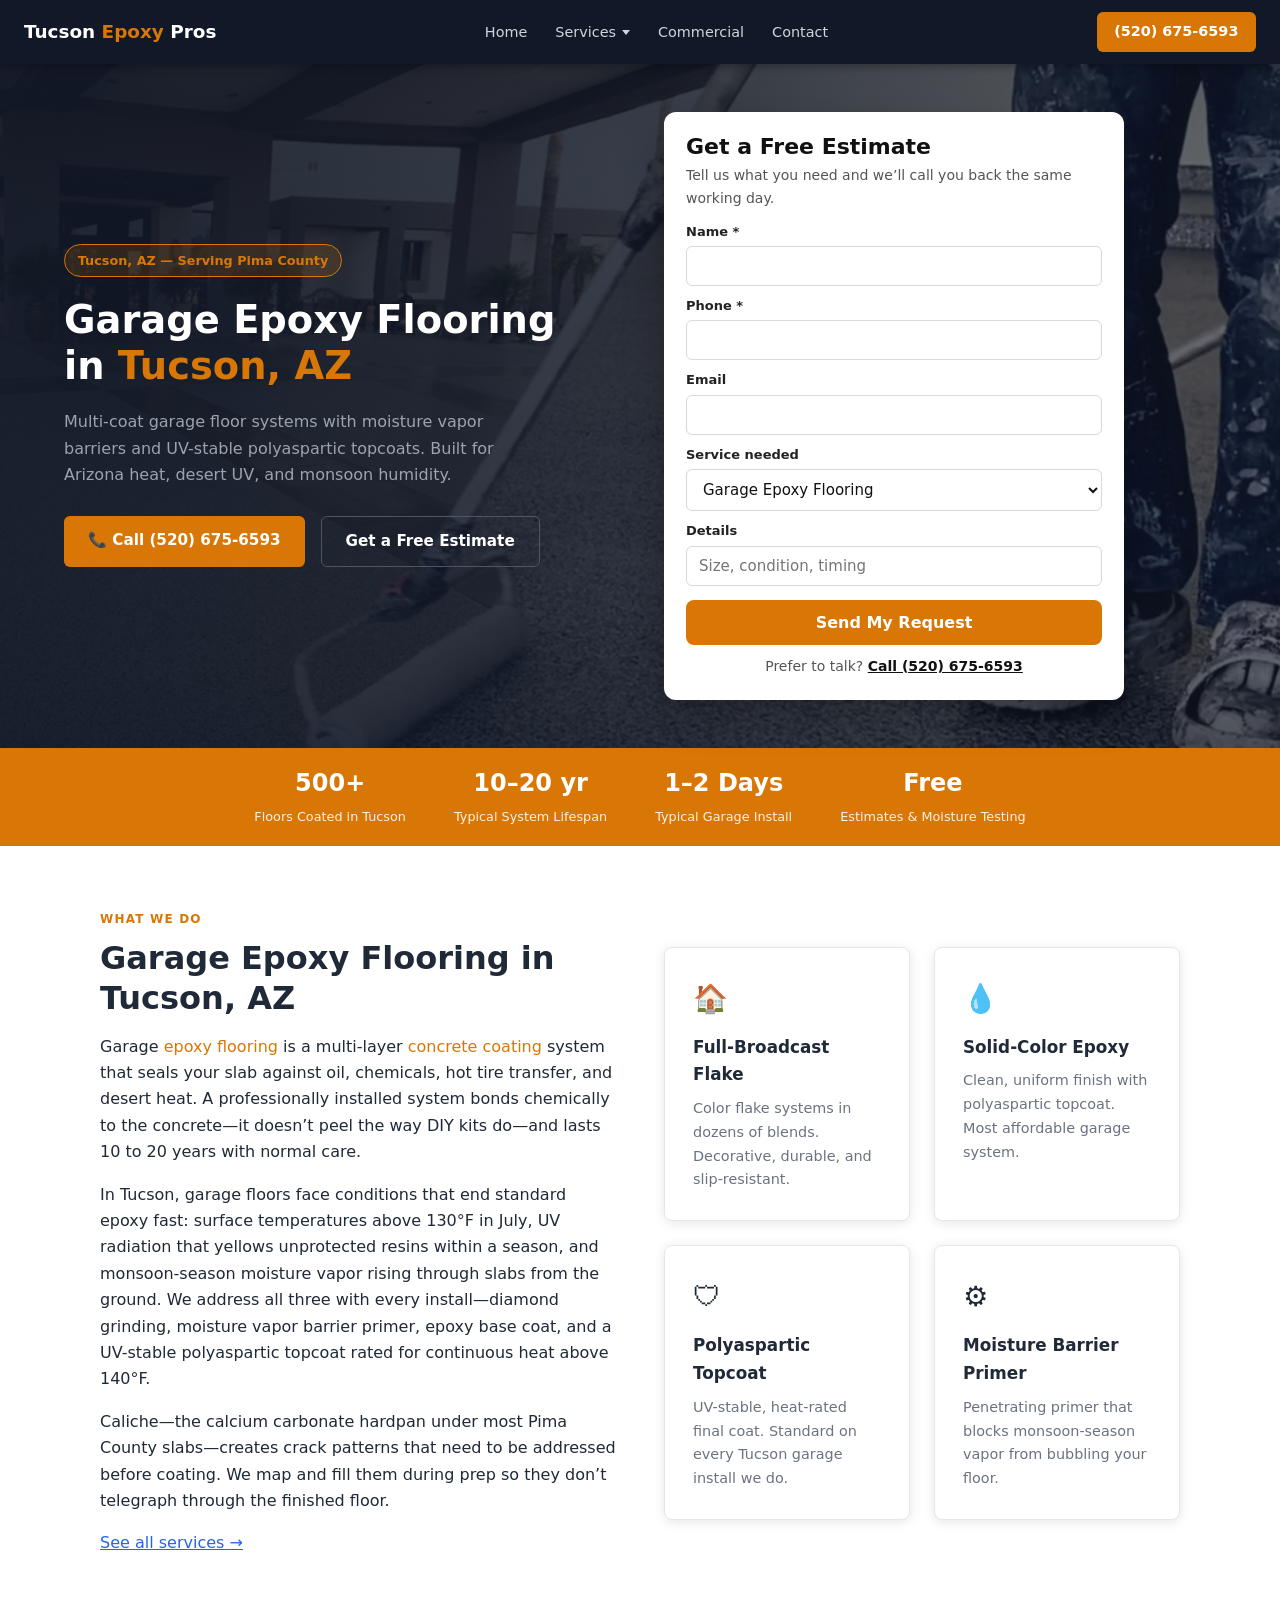
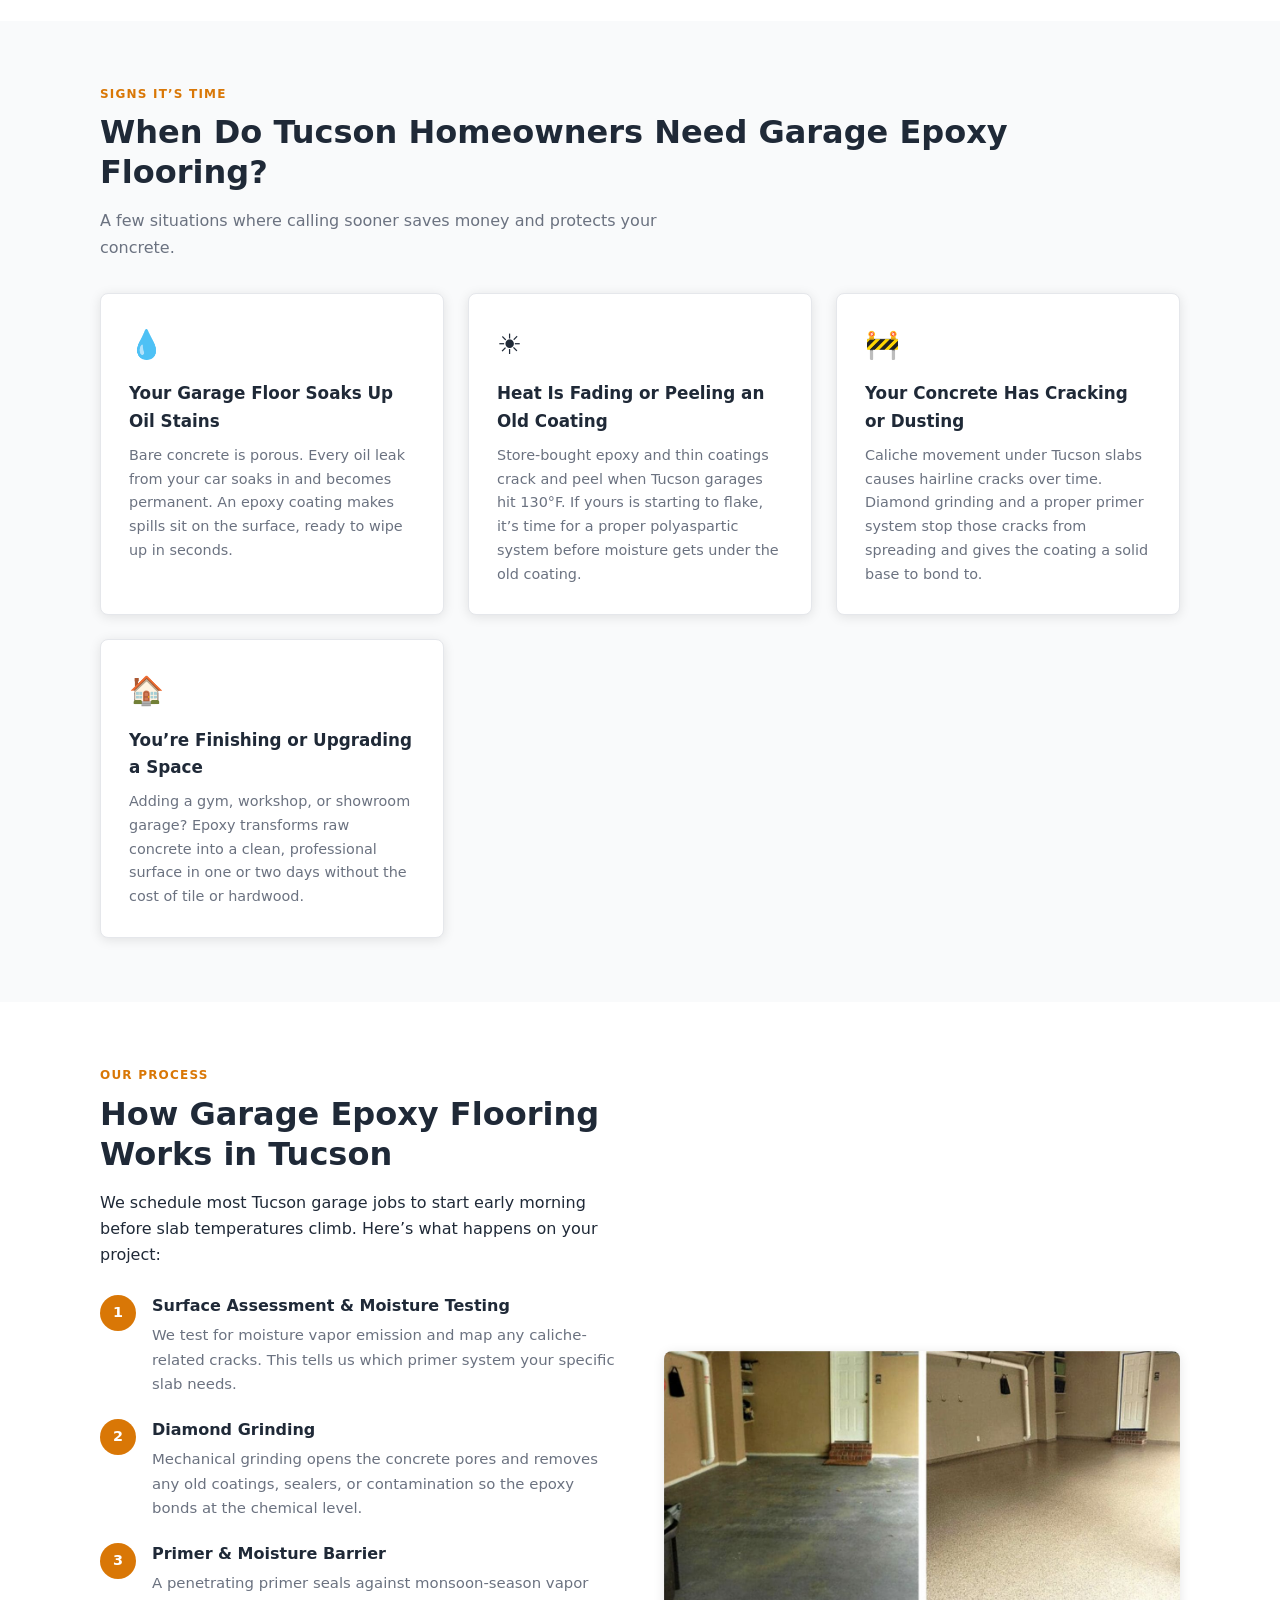
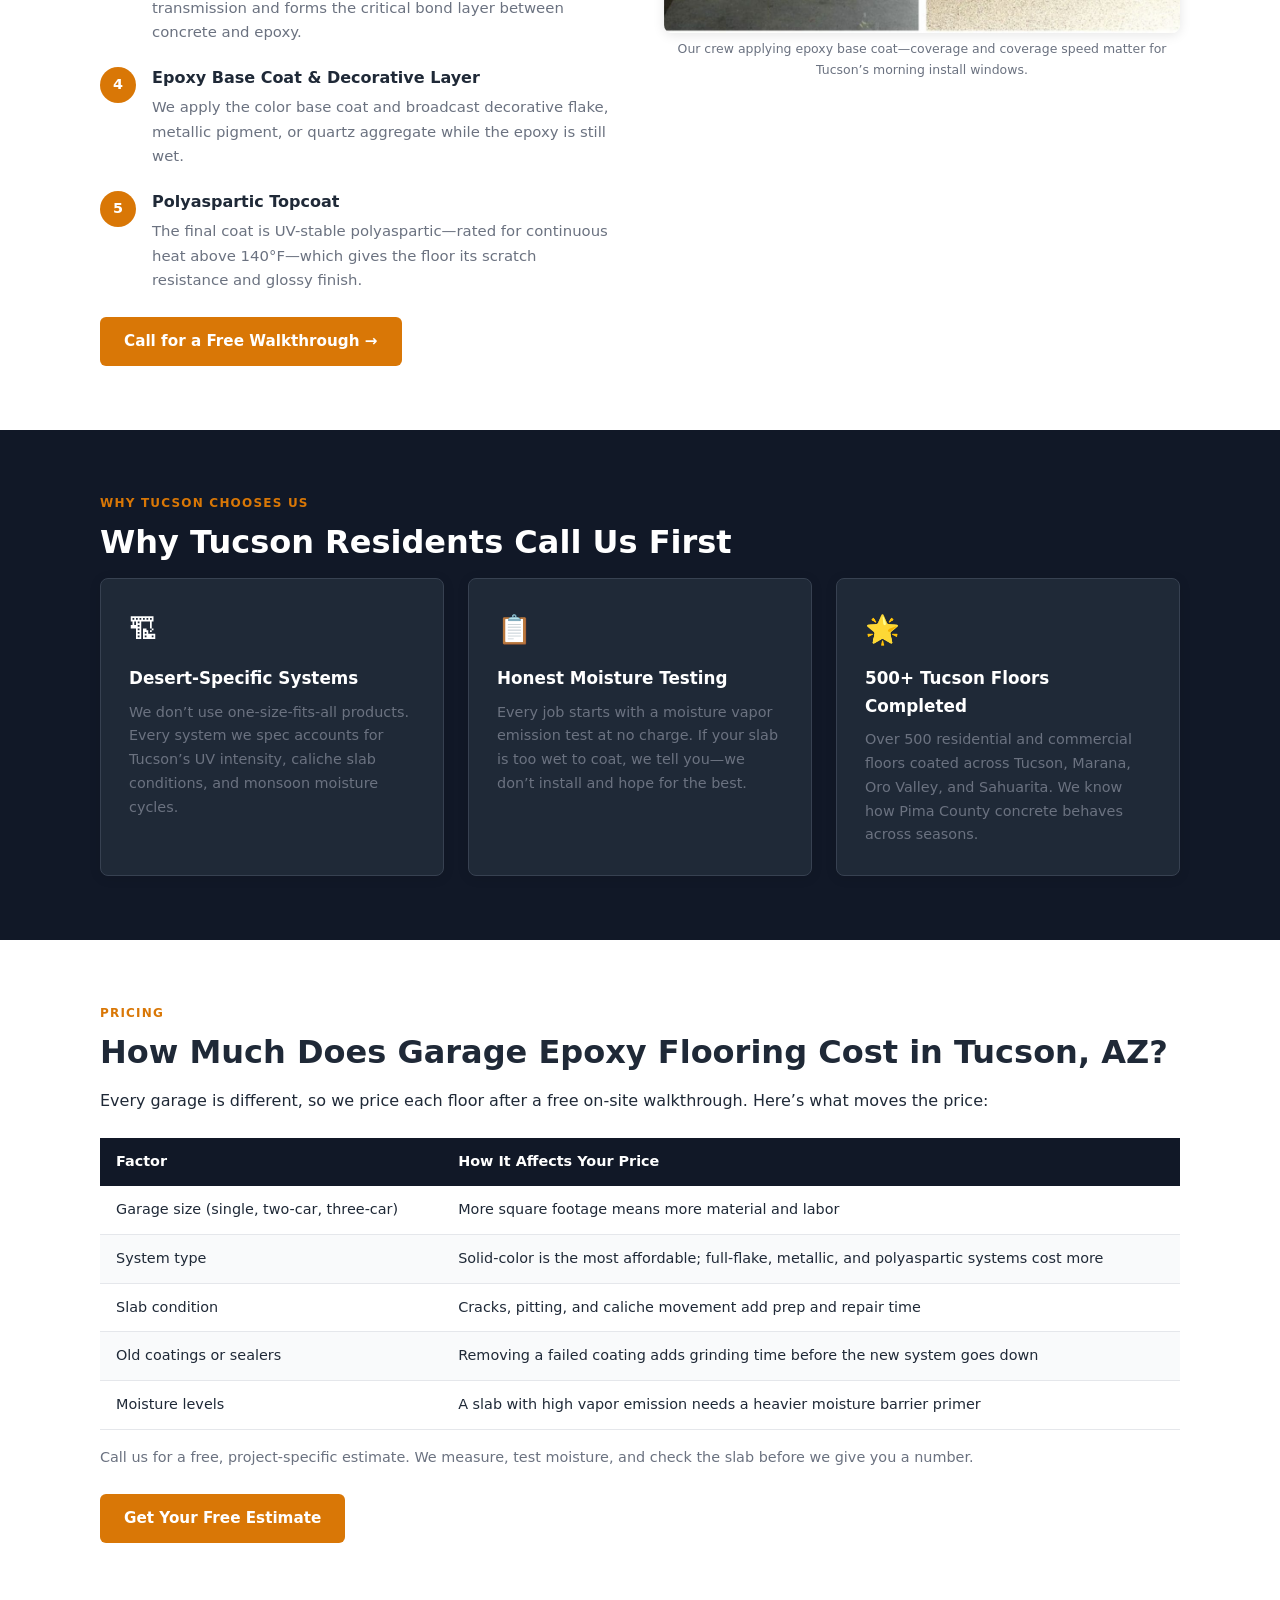
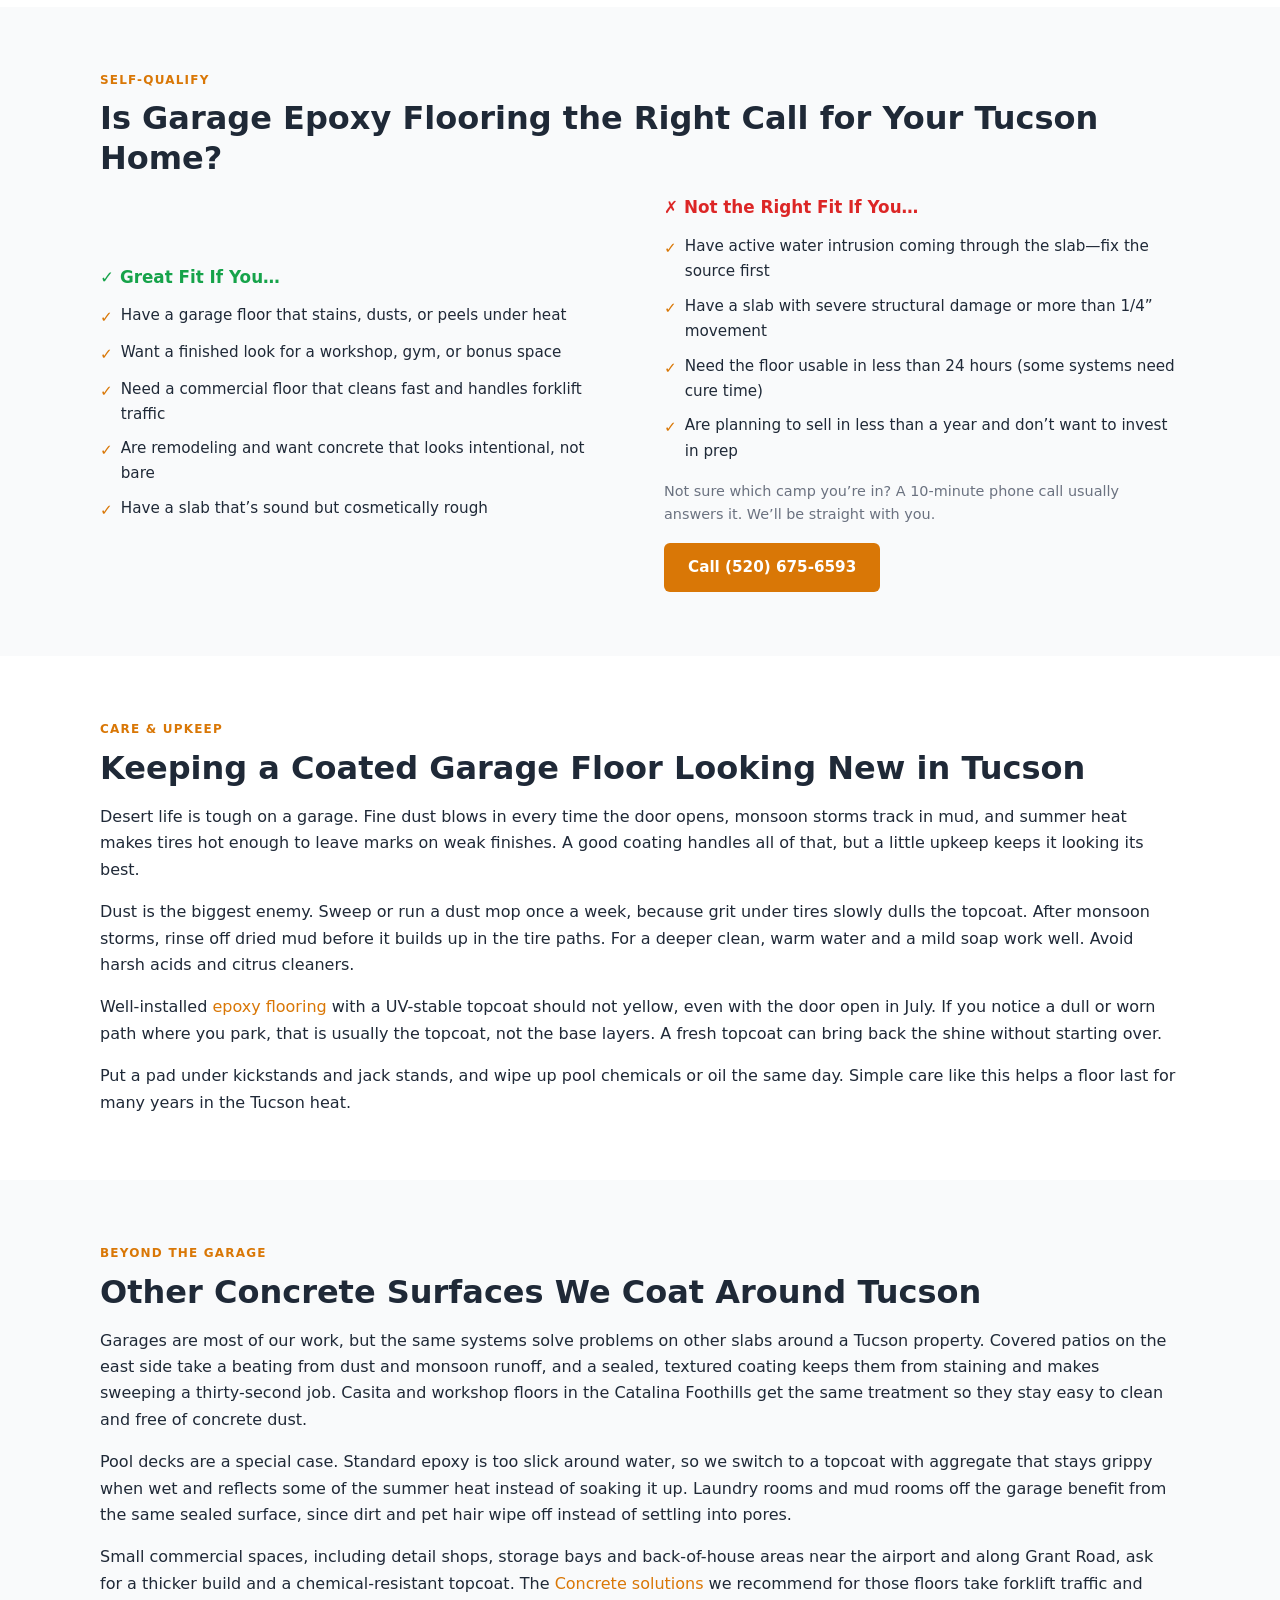
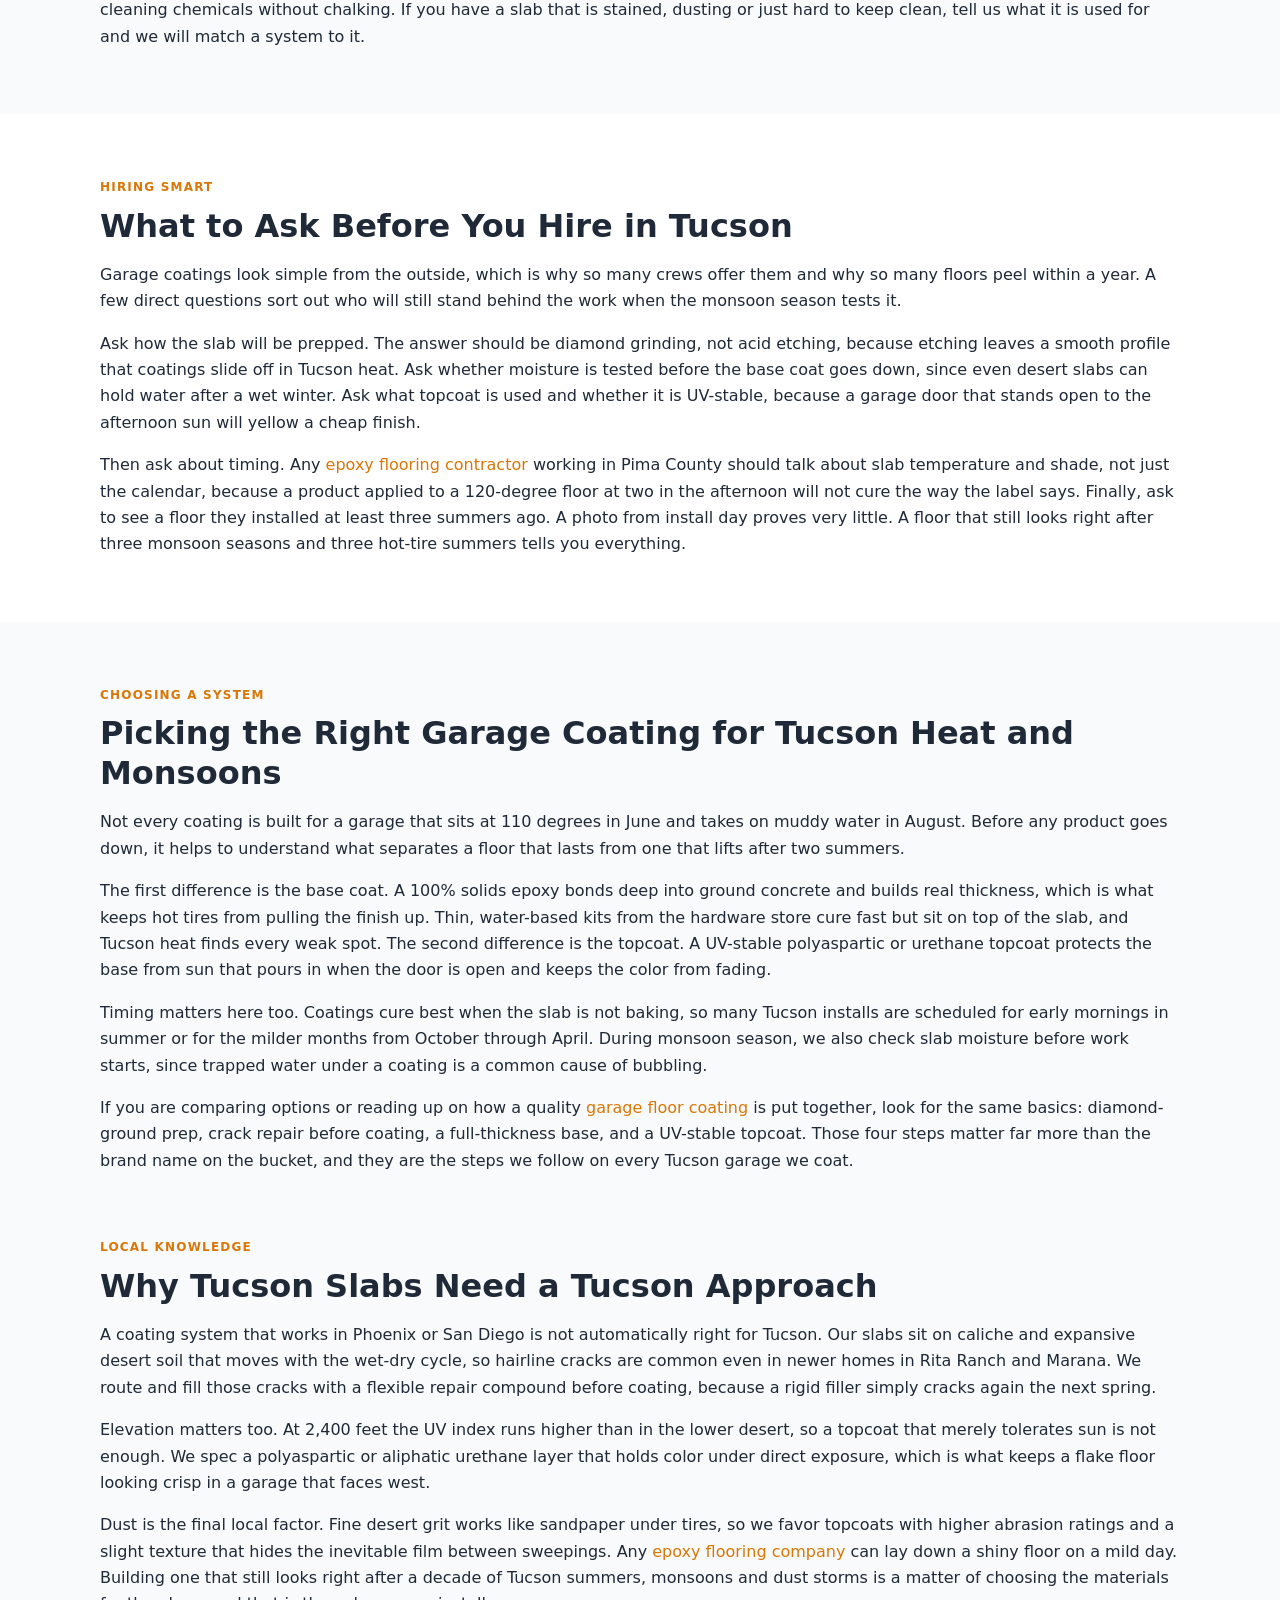
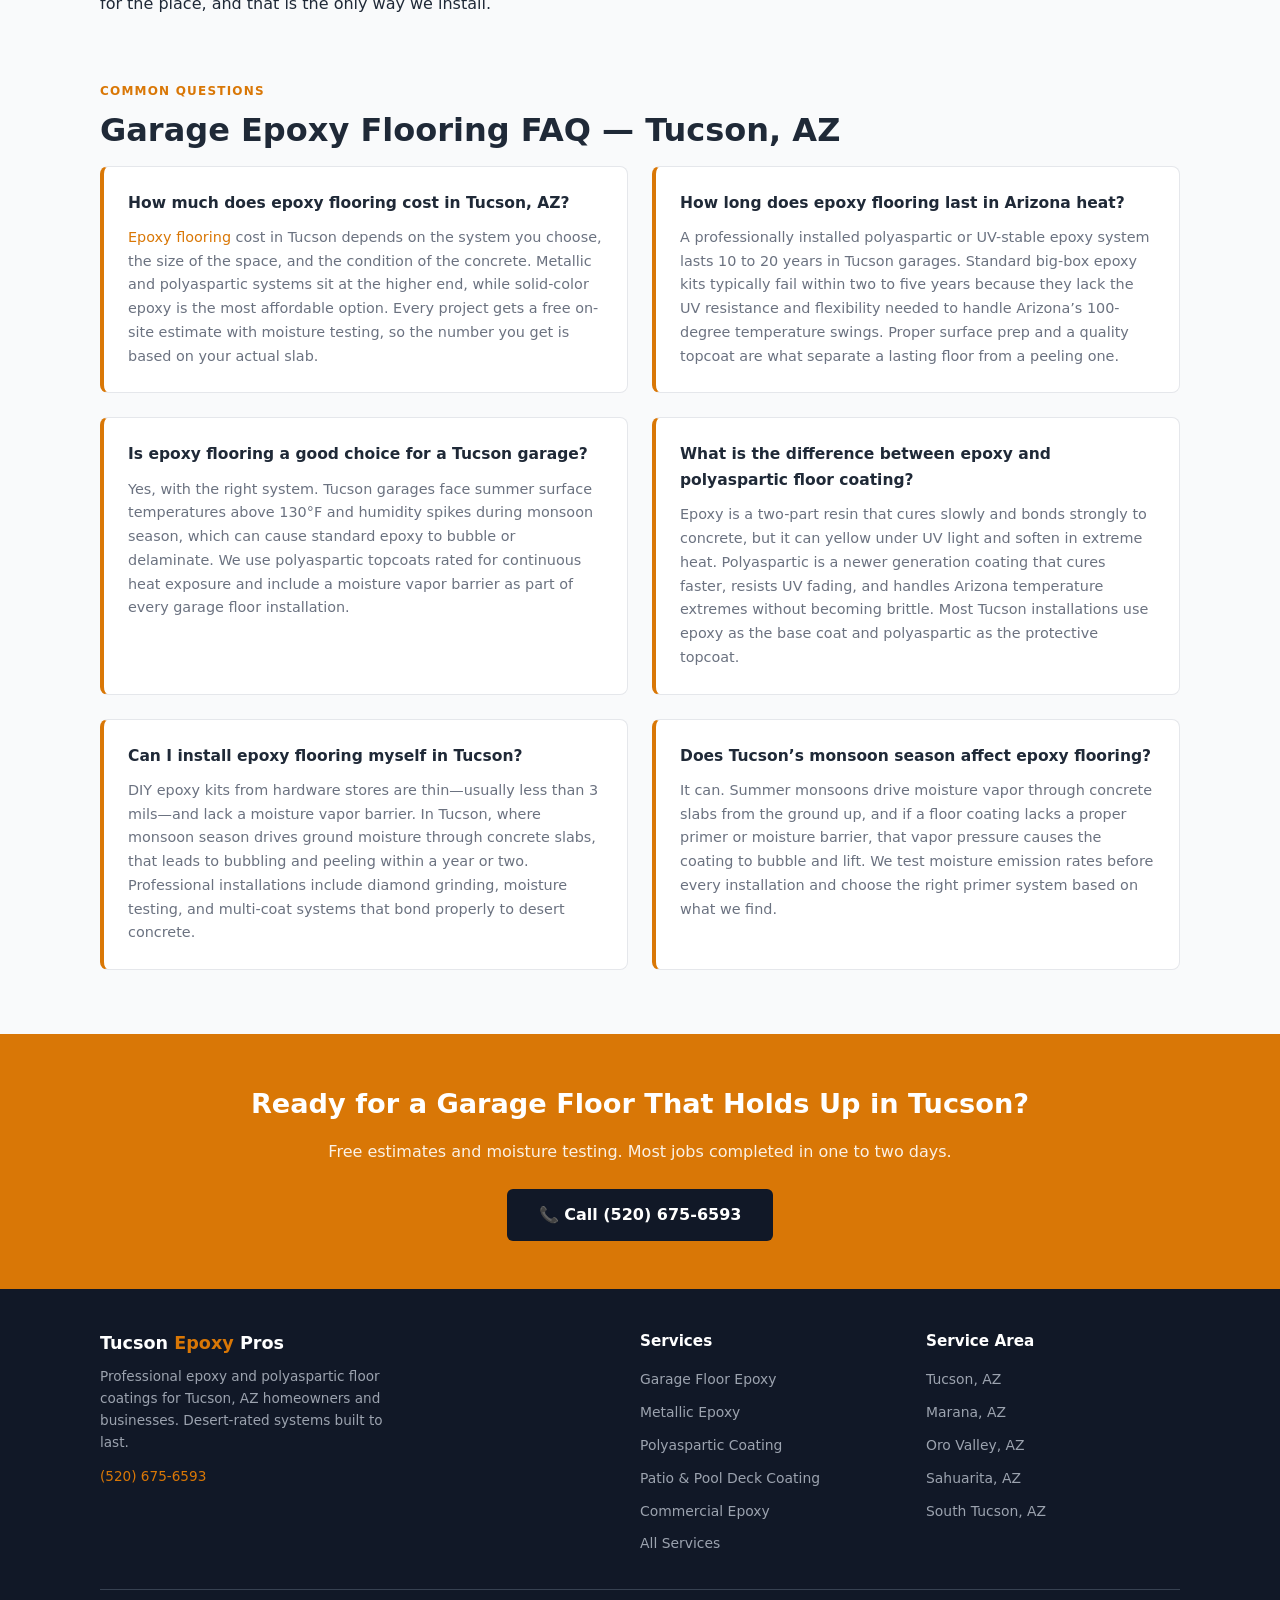
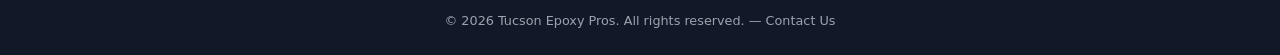
<file: index.html>
<!DOCTYPE html>
<html lang="en">
<head>
  <meta charset="UTF-8">
  <meta name="viewport" content="width=device-width, initial-scale=1.0">
  <title>Garage Epoxy Flooring Tucson AZ | Tucson Epoxy Pros</title>
  <meta name="description" content="Garage epoxy flooring in Tucson, AZ. Multi-coat systems with polyaspartic topcoats built for Arizona heat &amp; monsoon humidity. Free estimates — (520) 675-6593.">
  <link rel="canonical" href="https://www.tucsonazepoxyflooring.com/">
  <link rel="stylesheet" href="styles.css">
  <script type="application/ld+json">
  {
    "@context": "https://schema.org",
    "@type": "LocalBusiness",
    "name": "Tucson Epoxy Pros",
    "telephone": "(520) 675-6593",
    "url": "https://tucsonazepoxyflooring.com",
    "address": {
      "@type": "PostalAddress",
      "addressLocality": "Tucson",
      "addressRegion": "AZ",
      "addressCountry": "US"
    },
    "areaServed": "Tucson, AZ",
    "description": "Professional epoxy flooring and concrete coating services in Tucson, AZ",
    "openingHours": "Mo-Fr 08:00-18:00"
  }
  </script>
  <script type="application/ld+json">
  {
    "@context": "https://schema.org",
    "@type": "FAQPage",
    "mainEntity": [
      {
        "@type": "Question",
        "name": "How much does epoxy flooring cost in Tucson, AZ?",
        "acceptedAnswer": {
          "@type": "Answer",
          "text": "Epoxy flooring cost in Tucson depends on the system you choose, the size of the space, and the condition of the concrete. Metallic and polyaspartic systems sit at the higher end, while solid-color epoxy is the most affordable option. Every project gets a free on-site estimate with moisture testing, so the number you get is based on your actual slab."
        }
      },
      {
        "@type": "Question",
        "name": "How long does epoxy flooring last in Arizona heat?",
        "acceptedAnswer": {
          "@type": "Answer",
          "text": "A professionally installed polyaspartic or UV-stable epoxy system lasts 10 to 20 years in Tucson garages. Standard big-box epoxy kits typically fail within two to five years because they lack the UV resistance and flexibility needed to handle Arizona’s 100-degree temperature swings. Proper surface prep and a quality topcoat are what separate a lasting floor from a peeling one."
        }
      },
      {
        "@type": "Question",
        "name": "Is epoxy flooring a good choice for a Tucson garage?",
        "acceptedAnswer": {
          "@type": "Answer",
          "text": "Yes, with the right system. Tucson garages face summer surface temperatures above 130°F and humidity spikes during monsoon season, which can cause standard epoxy to bubble or delaminate. We use polyaspartic topcoats rated for continuous heat exposure and include a moisture vapor barrier as part of every garage floor installation."
        }
      },
      {
        "@type": "Question",
        "name": "What is the difference between epoxy and polyaspartic floor coating?",
        "acceptedAnswer": {
          "@type": "Answer",
          "text": "Epoxy is a two-part resin that cures slowly and bonds strongly to concrete, but it can yellow under UV light and soften in extreme heat. Polyaspartic is a newer generation coating that cures faster, resists UV fading, and handles Arizona temperature extremes without becoming brittle. Most Tucson installations use epoxy as the base coat and polyaspartic as the protective topcoat."
        }
      },
      {
        "@type": "Question",
        "name": "Can I install epoxy flooring myself in Tucson?",
        "acceptedAnswer": {
          "@type": "Answer",
          "text": "DIY epoxy kits from hardware stores are thin, usually less than 3 mils, and lack a moisture vapor barrier. In Tucson, where monsoon season drives ground moisture through concrete slabs, that leads to bubbling and peeling within a year or two. Professional installations include diamond grinding, moisture testing, and multi-coat systems that bond properly to desert concrete."
        }
      },
      {
        "@type": "Question",
        "name": "Does Tucson’s monsoon season affect epoxy flooring?",
        "acceptedAnswer": {
          "@type": "Answer",
          "text": "It can. Summer monsoons drive moisture vapor through concrete slabs from the ground up, and if a floor coating lacks a proper primer or moisture barrier, that vapor pressure causes the coating to bubble and lift. We test moisture emission rates before every installation and choose the right primer system based on what we find."
        }
      }
    ]
  }
  </script>
<style>/* home hero form + photo */
.lg-form{background:#fff;color:#1a1a1a;border-radius:12px;padding:22px;box-shadow:0 14px 40px rgba(0,0,0,.3);text-align:left;max-width:460px;width:100%;justify-self:end}
.lg-form h2{font-size:22px;font-weight:800;color:#111;margin:0 0 4px;line-height:1.2}
.lg-form .lg-note{font-size:14px;color:#555;margin:0 0 10px}
.lg-form label{display:block;font-size:13px;font-weight:700;color:#222;margin:9px 0 4px}
.lg-form input,.lg-form select{width:100%;box-sizing:border-box;padding:10px 12px;border:1px solid #d6d9de;border-radius:6px;font-size:15px;font-family:inherit;background:#fff;color:#111}
.lg-form button{width:100%;margin-top:14px;background:rgb(217, 119, 6);color:#fff;border:0;border-radius:8px;padding:13px;font-size:16px;font-weight:800;cursor:pointer;font-family:inherit}
.lg-form button:hover{filter:brightness(.92)}
.lg-form .lg-alt{text-align:center;font-size:14px;margin:10px 0 0;color:#555}
.lg-form .lg-alt a{color:#111;font-weight:700}
.lg-grid{display:grid !important;grid-template-columns:1.15fr .85fr;gap:40px;align-items:center;text-align:left}
.lg-form form{background:none !important;border:0 !important;padding:0 !important;box-shadow:none !important;margin:0 !important;max-width:none !important}
.hero > .lg-form{align-self:center;justify-self:start;margin:48px 5% 48px 24px}
.hero p:not([class*=phone]) a:not([class]){color:#fff;text-decoration:underline}
.lg-form .lg-alt a{color:#111 !important}
@media (max-width:860px){.hero > .lg-form{margin:0 5% 40px;justify-self:stretch;width:auto} .lg-grid{grid-template-columns:1fr !important} .lg-form{justify-self:stretch;max-width:none}}
</style>
</head>
<body>

<!-- ── Navigation ── -->
<nav class="nav">
  <a href="/" class="nav-logo">Tucson <span>Epoxy</span> Pros</a>
  <ul class="nav-links">
    <li><a href="/">Home</a></li>
    <li class="has-dropdown">
      <a href="/services">Services</a>
      <div class="dropdown-menu">
        <ul class="dropdown-menu-list">
          <li><a href="/garage-epoxy-flooring-tucson">Garage Floor Epoxy</a></li>
          <li><a href="/metallic-epoxy-flooring-tucson">Metallic Epoxy</a></li>
          <li><a href="/polyaspartic-concrete-coating-tucson">Polyaspartic Coating</a></li>
          <li><a href="/patio-pool-deck-coating-tucson">Patio &amp; Pool Deck Coating</a></li>
          <li><a href="/commercial-epoxy-flooring-tucson">Commercial Epoxy</a></li>
        </ul>
      </div>
    </li>
    <li><a href="/commercial-epoxy-flooring-tucson">Commercial</a></li>
    <li><a href="/contact">Contact</a></li>
  </ul>
  <a href="tel:5206756593" class="nav-cta">(520) 675-6593</a>
</nav>

<!-- ── Hero ── -->
<section class="hero" style="background:linear-gradient(90deg,rgba(17,24,39,0.93) 0%,rgba(17,24,39,0.84) 50%,rgba(17,24,39,0.62) 100%),url('epoxyflooring10.jpg') center/cover no-repeat;">
  <div class="hero-text">
    <span class="hero-badge">Tucson, AZ — Serving Pima County</span>
    <h1>Garage Epoxy Flooring in <span>Tucson, AZ</span></h1>
    <p class="hero-sub">Multi-coat garage floor systems with moisture vapor barriers and UV-stable polyaspartic topcoats. Built for Arizona heat, desert UV, and monsoon humidity.</p>
    <div class="hero-ctas">
      <a href="tel:5206756593" class="btn-primary">📞 Call (520) 675-6593</a>
      <a href="/contact" class="btn-secondary">Get a Free Estimate</a>
    </div>
  </div>
  <div class="lg-form">
      <h2>Get a Free Estimate</h2>
      <p class="lg-note">Tell us what you need and we&rsquo;ll call you back the same working day.</p>
      <form action="https://formspree.io/f/xlgynleb" method="POST">
        <input type="hidden" name="_subject" value="New Lead &mdash; Tucson Epoxy Pros (Home Page)">
        <label for="lg-name">Name *</label>
        <input type="text" id="lg-name" name="name" autocomplete="name" required>
        <label for="lg-phone">Phone *</label>
        <input type="tel" id="lg-phone" name="phone" autocomplete="tel" required>
        <label for="lg-email">Email</label>
        <input type="email" id="lg-email" name="email" autocomplete="email">
        <label for="lg-service">Service needed</label>
        <select id="lg-service" name="service">
          <option>Garage Epoxy Flooring</option>
          <option>Metallic Epoxy Flooring</option>
          <option>Polyaspartic Concrete Coating</option>
          <option>Commercial Floor Coating</option>
          <option>Not Sure — Need Advice</option>
        </select>
        <label for="lg-details">Details</label>
        <input type="text" id="lg-details" name="details" placeholder="Size, condition, timing">
        <input type="text" name="_gotcha" style="display:none" tabindex="-1" autocomplete="off">
        <button type="submit">Send My Request</button>
      </form>
      <p class="lg-alt">Prefer to talk? <a href="tel:5206756593">Call (520) 675-6593</a></p>
    </div>
</section>

<!-- ── Stat bar ── -->
<div class="stat-bar">
  <div class="stat-bar-item"><strong>500+</strong><span>Floors Coated in Tucson</span></div>
  <div class="stat-bar-item"><strong>10–20 yr</strong><span>Typical System Lifespan</span></div>
  <div class="stat-bar-item"><strong>1–2 Days</strong><span>Typical Garage Install</span></div>
  <div class="stat-bar-item"><strong>Free</strong><span>Estimates &amp; Moisture Testing</span></div>
</div>

<!-- ── What is Epoxy Flooring ── -->
<section class="section section-light">
  <div class="container">
    <div class="two-col">
      <div>
        <p class="section-label">What We Do</p>
        <h2 class="section-title">Garage Epoxy Flooring in Tucson, AZ</h2>
        <p>Garage <a href="http://madisonepoxyfloors.com">epoxy flooring</a> is a multi-layer <a href="https://www.flowermoundepoxy.com/">concrete coating</a> system that seals your slab against oil, chemicals, hot tire transfer, and desert heat. A professionally installed system bonds chemically to the concrete—it doesn’t peel the way DIY kits do—and lasts 10 to 20 years with normal care.</p>
        <p style="margin-top:1rem;">In Tucson, garage floors face conditions that end standard epoxy fast: surface temperatures above 130°F in July, UV radiation that yellows unprotected resins within a season, and monsoon-season moisture vapor rising through slabs from the ground. We address all three with every install—diamond grinding, moisture vapor barrier primer, epoxy base coat, and a UV-stable polyaspartic topcoat rated for continuous heat above 140°F.</p>
        <p style="margin-top:1rem;">Caliche—the calcium carbonate hardpan under most Pima County slabs—creates crack patterns that need to be addressed before coating. We map and fill them during prep so they don’t telegraph through the finished floor.</p>
        <a href="/services" style="color: #2563eb; text-decoration: underline; display:inline-block; margin-top:1rem;">See all services →</a>
      </div>
      <div>
        <div class="card-grid" style="grid-template-columns:1fr 1fr;">
          <div class="card">
            <div class="card-icon">🏠</div>
            <h3>Full-Broadcast Flake</h3>
            <p>Color flake systems in dozens of blends. Decorative, durable, and slip-resistant.</p>
          </div>
          <div class="card">
            <div class="card-icon">💧</div>
            <h3>Solid-Color Epoxy</h3>
            <p>Clean, uniform finish with polyaspartic topcoat. Most affordable garage system.</p>
          </div>
          <div class="card">
            <div class="card-icon">🛡</div>
            <h3>Polyaspartic Topcoat</h3>
            <p>UV-stable, heat-rated final coat. Standard on every Tucson garage install we do.</p>
          </div>
          <div class="card">
            <div class="card-icon">⚙</div>
            <h3>Moisture Barrier Primer</h3>
            <p>Penetrating primer that blocks monsoon-season vapor from bubbling your floor.</p>
          </div>
        </div>
      </div>
    </div>
  </div>
</section>

<!-- ── When Do You Need It ── -->
<section class="section section-gray">
  <div class="container">
    <p class="section-label">Signs It’s Time</p>
    <h2 class="section-title">When Do Tucson Homeowners Need Garage Epoxy Flooring?</h2>
    <p class="section-subtitle">A few situations where calling sooner saves money and protects your concrete.</p>
    <div class="card-grid">
      <div class="card">
        <div class="card-icon">💧</div>
        <h3>Your Garage Floor Soaks Up Oil Stains</h3>
        <p>Bare concrete is porous. Every oil leak from your car soaks in and becomes permanent. An epoxy coating makes spills sit on the surface, ready to wipe up in seconds.</p>
      </div>
      <div class="card">
        <div class="card-icon">☀</div>
        <h3>Heat Is Fading or Peeling an Old Coating</h3>
        <p>Store-bought epoxy and thin coatings crack and peel when Tucson garages hit 130°F. If yours is starting to flake, it’s time for a proper polyaspartic system before moisture gets under the old coating.</p>
      </div>
      <div class="card">
        <div class="card-icon">🚧</div>
        <h3>Your Concrete Has Cracking or Dusting</h3>
        <p>Caliche movement under Tucson slabs causes hairline cracks over time. Diamond grinding and a proper primer system stop those cracks from spreading and gives the coating a solid base to bond to.</p>
      </div>
      <div class="card">
        <div class="card-icon">🏠</div>
        <h3>You’re Finishing or Upgrading a Space</h3>
        <p>Adding a gym, workshop, or showroom garage? Epoxy transforms raw concrete into a clean, professional surface in one or two days without the cost of tile or hardwood.</p>
      </div>
    </div>
  </div>
</section>

<!-- ── How It Works ── -->
<section class="section section-light">
  <div class="container">
    <div class="two-col reverse">
      <div>
        <div class="img-wrap">
          <img src="epoxyflooring1.jpg"
               alt="garage epoxy floor coating process Tucson AZ" loading="lazy">
        </div>
        <p class="img-caption">Our crew applying epoxy base coat—coverage and coverage speed matter for Tucson’s morning install windows.</p>
      </div>
      <div>
        <p class="section-label">Our Process</p>
        <h2 class="section-title">How Garage Epoxy Flooring Works in Tucson</h2>
        <p style="margin-bottom:1.5rem;">We schedule most Tucson garage jobs to start early morning before slab temperatures climb. Here’s what happens on your project:</p>
        <div class="steps">
          <div class="step">
            <div class="step-num">1</div>
            <div class="step-content">
              <h4>Surface Assessment &amp; Moisture Testing</h4>
              <p>We test for moisture vapor emission and map any caliche-related cracks. This tells us which primer system your specific slab needs.</p>
            </div>
          </div>
          <div class="step">
            <div class="step-num">2</div>
            <div class="step-content">
              <h4>Diamond Grinding</h4>
              <p>Mechanical grinding opens the concrete pores and removes any old coatings, sealers, or contamination so the epoxy bonds at the chemical level.</p>
            </div>
          </div>
          <div class="step">
            <div class="step-num">3</div>
            <div class="step-content">
              <h4>Primer &amp; Moisture Barrier</h4>
              <p>A penetrating primer seals against monsoon-season vapor transmission and forms the critical bond layer between concrete and epoxy.</p>
            </div>
          </div>
          <div class="step">
            <div class="step-num">4</div>
            <div class="step-content">
              <h4>Epoxy Base Coat &amp; Decorative Layer</h4>
              <p>We apply the color base coat and broadcast decorative flake, metallic pigment, or quartz aggregate while the epoxy is still wet.</p>
            </div>
          </div>
          <div class="step">
            <div class="step-num">5</div>
            <div class="step-content">
              <h4>Polyaspartic Topcoat</h4>
              <p>The final coat is UV-stable polyaspartic—rated for continuous heat above 140°F—which gives the floor its scratch resistance and glossy finish.</p>
            </div>
          </div>
        </div>
        <a href="tel:5206756593" class="btn-primary" style="margin-top:1.5rem; display:inline-block;">Call for a Free Walkthrough →</a>
      </div>
    </div>
  </div>
</section>

<!-- ── Why Choose Us ── -->
<section class="section section-dark">
  <div class="container">
    <p class="section-label" style="color:#d97706;">Why Tucson Chooses Us</p>
    <h2 class="section-title" style="color:#fff;">Why Tucson Residents Call Us First</h2>
    <div class="card-grid">
      <div class="card">
        <div class="card-icon">🏗</div>
        <h3>Desert-Specific Systems</h3>
        <p>We don’t use one-size-fits-all products. Every system we spec accounts for Tucson’s UV intensity, caliche slab conditions, and monsoon moisture cycles.</p>
      </div>
      <div class="card">
        <div class="card-icon">📋</div>
        <h3>Honest Moisture Testing</h3>
        <p>Every job starts with a moisture vapor emission test at no charge. If your slab is too wet to coat, we tell you—we don’t install and hope for the best.</p>
      </div>
      <div class="card">
        <div class="card-icon">🌟</div>
        <h3>500+ Tucson Floors Completed</h3>
        <p>Over 500 residential and commercial floors coated across Tucson, Marana, Oro Valley, and Sahuarita. We know how Pima County concrete behaves across seasons.</p>
      </div>
    </div>
  </div>
</section>

<!-- ── Cost Section ── -->
<section class="section section-light">
  <div class="container">
    <p class="section-label">Pricing</p>
    <h2 class="section-title">How Much Does Garage Epoxy Flooring Cost in Tucson, AZ?</h2>
    <p style="margin-bottom:1.5rem;">Every garage is different, so we price each floor after a free on-site walkthrough. Here&rsquo;s what moves the price:</p>
    <table class="cost-table">
      <thead>
        <tr><th>Factor</th><th>How It Affects Your Price</th></tr>
      </thead>
      <tbody>
        <tr><td>Garage size (single, two-car, three-car)</td><td>More square footage means more material and labor</td></tr>
        <tr><td>System type</td><td>Solid-color is the most affordable; full-flake, metallic, and polyaspartic systems cost more</td></tr>
        <tr><td>Slab condition</td><td>Cracks, pitting, and caliche movement add prep and repair time</td></tr>
        <tr><td>Old coatings or sealers</td><td>Removing a failed coating adds grinding time before the new system goes down</td></tr>
        <tr><td>Moisture levels</td><td>A slab with high vapor emission needs a heavier moisture barrier primer</td></tr>
      </tbody>
    </table>
    <p style="margin-top:1rem; color:#6b7280; font-size:0.9rem;">Call us for a free, project-specific estimate. We measure, test moisture, and check the slab before we give you a number.</p>
    <a href="tel:5206756593" class="btn-primary" style="display:inline-block; margin-top:1.5rem;">Get Your Free Estimate</a>
  </div>
</section>

<!-- ── Is It Right For You ── -->
<section class="section section-gray">
  <div class="container">
    <p class="section-label">Self-Qualify</p>
    <h2 class="section-title">Is Garage Epoxy Flooring the Right Call for Your Tucson Home?</h2>
    <div class="two-col">
      <div>
        <h3 style="font-size:1.05rem; margin-bottom:0.75rem; color:#16a34a;">✓ Great Fit If You…</h3>
        <ul class="services-list">
          <li>Have a garage floor that stains, dusts, or peels under heat</li>
          <li>Want a finished look for a workshop, gym, or bonus space</li>
          <li>Need a commercial floor that cleans fast and handles forklift traffic</li>
          <li>Are remodeling and want concrete that looks intentional, not bare</li>
          <li>Have a slab that’s sound but cosmetically rough</li>
        </ul>
      </div>
      <div>
        <h3 style="font-size:1.05rem; margin-bottom:0.75rem; color:#dc2626;">✗ Not the Right Fit If You…</h3>
        <ul class="services-list">
          <li>Have active water intrusion coming through the slab—fix the source first</li>
          <li>Have a slab with severe structural damage or more than 1/4” movement</li>
          <li>Need the floor usable in less than 24 hours (some systems need cure time)</li>
          <li>Are planning to sell in less than a year and don’t want to invest in prep</li>
        </ul>
        <p style="margin-top:1rem; font-size:0.9rem; color:#6b7280;">Not sure which camp you’re in? A 10-minute phone call usually answers it. We’ll be straight with you.</p>
        <a href="tel:5206756593" class="btn-primary" style="display:inline-block; margin-top:1rem;">Call (520) 675-6593</a>
      </div>
    </div>
  </div>
</section>

<section class="section section-light">
  <div class="container">
    <p class="section-label">Care &amp; Upkeep</p>
    <h2 class="section-title">Keeping a Coated Garage Floor Looking New in Tucson</h2>
    <p>Desert life is tough on a garage. Fine dust blows in every time the door opens, monsoon storms track in mud, and summer heat makes tires hot enough to leave marks on weak finishes. A good coating handles all of that, but a little upkeep keeps it looking its best.</p>
    <p style="margin-top:1rem;">Dust is the biggest enemy. Sweep or run a dust mop once a week, because grit under tires slowly dulls the topcoat. After monsoon storms, rinse off dried mud before it builds up in the tire paths. For a deeper clean, warm water and a mild soap work well. Avoid harsh acids and citrus cleaners.</p>
    <p style="margin-top:1rem;">Well-installed <a href="https://www.elkgroveepoxyflooring.com/">epoxy flooring</a> with a UV-stable topcoat should not yellow, even with the door open in July. If you notice a dull or worn path where you park, that is usually the topcoat, not the base layers. A fresh topcoat can bring back the shine without starting over.</p>
    <p style="margin-top:1rem;">Put a pad under kickstands and jack stands, and wipe up pool chemicals or oil the same day. Simple care like this helps a floor last for many years in the Tucson heat.</p>
  </div>
</section>

<section class="section section-gray">
  <div class="container">
    <p class="section-label">Beyond the Garage</p>
    <h2 class="section-title">Other Concrete Surfaces We Coat Around Tucson</h2>
    <p>Garages are most of our work, but the same systems solve problems on other slabs around a Tucson property. Covered patios on the east side take a beating from dust and monsoon runoff, and a sealed, textured coating keeps them from staining and makes sweeping a thirty-second job. Casita and workshop floors in the Catalina Foothills get the same treatment so they stay easy to clean and free of concrete dust.</p>
    <p style="margin-top:1rem;">Pool decks are a special case. Standard epoxy is too slick around water, so we switch to a topcoat with aggregate that stays grippy when wet and reflects some of the summer heat instead of soaking it up. Laundry rooms and mud rooms off the garage benefit from the same sealed surface, since dirt and pet hair wipe off instead of settling into pores.</p>
    <p style="margin-top:1rem;">Small commercial spaces, including detail shops, storage bays and back-of-house areas near the airport and along Grant Road, ask for a thicker build and a chemical-resistant topcoat. The <a href="https://www.leanderepoxyflooring.com/">Concrete solutions</a> we recommend for those floors take forklift traffic and cleaning chemicals without chalking. If you have a slab that is stained, dusting or just hard to keep clean, tell us what it is used for and we will match a system to it.</p>
  </div>
</section>

<section class="section section-light">
  <div class="container">
    <p class="section-label">Hiring Smart</p>
    <h2 class="section-title">What to Ask Before You Hire in Tucson</h2>
    <p>Garage coatings look simple from the outside, which is why so many crews offer them and why so many floors peel within a year. A few direct questions sort out who will still stand behind the work when the monsoon season tests it.</p>
    <p style="margin-top:1rem;">Ask how the slab will be prepped. The answer should be diamond grinding, not acid etching, because etching leaves a smooth profile that coatings slide off in Tucson heat. Ask whether moisture is tested before the base coat goes down, since even desert slabs can hold water after a wet winter. Ask what topcoat is used and whether it is UV-stable, because a garage door that stands open to the afternoon sun will yellow a cheap finish.</p>
    <p style="margin-top:1rem;">Then ask about timing. Any <a href="https://apachejunctionepoxy.com/">epoxy flooring contractor</a> working in Pima County should talk about slab temperature and shade, not just the calendar, because a product applied to a 120-degree floor at two in the afternoon will not cure the way the label says. Finally, ask to see a floor they installed at least three summers ago. A photo from install day proves very little. A floor that still looks right after three monsoon seasons and three hot-tire summers tells you everything.</p>
  </div>
</section>

<section class="section section-gray">
  <div class="container">
    <p class="section-label">Choosing a System</p>
    <h2 class="section-title">Picking the Right Garage Coating for Tucson Heat and Monsoons</h2>
    <p>Not every coating is built for a garage that sits at 110 degrees in June and takes on muddy water in August. Before any product goes down, it helps to understand what separates a floor that lasts from one that lifts after two summers.</p>
    <p style="margin-top:1rem;">The first difference is the base coat. A 100% solids epoxy bonds deep into ground concrete and builds real thickness, which is what keeps hot tires from pulling the finish up. Thin, water-based kits from the hardware store cure fast but sit on top of the slab, and Tucson heat finds every weak spot. The second difference is the topcoat. A UV-stable polyaspartic or urethane topcoat protects the base from sun that pours in when the door is open and keeps the color from fading.</p>
    <p style="margin-top:1rem;">Timing matters here too. Coatings cure best when the slab is not baking, so many Tucson installs are scheduled for early mornings in summer or for the milder months from October through April. During monsoon season, we also check slab moisture before work starts, since trapped water under a coating is a common cause of bubbling.</p>
    <p style="margin-top:1rem;">If you are comparing options or reading up on how a quality <a href="https://killeenepoxypros.com/garage-floor-coating">garage floor coating</a> is put together, look for the same basics: diamond-ground prep, crack repair before coating, a full-thickness base, and a UV-stable topcoat. Those four steps matter far more than the brand name on the bucket, and they are the steps we follow on every Tucson garage we coat.</p>
  </div>
</section>

<section class="section section-gray" style="padding-top:0;">
  <div class="container">
    <p class="section-label">Local Knowledge</p>
    <h2 class="section-title">Why Tucson Slabs Need a Tucson Approach</h2>
    <p>A coating system that works in Phoenix or San Diego is not automatically right for Tucson. Our slabs sit on caliche and expansive desert soil that moves with the wet-dry cycle, so hairline cracks are common even in newer homes in Rita Ranch and Marana. We route and fill those cracks with a flexible repair compound before coating, because a rigid filler simply cracks again the next spring.</p>
    <p style="margin-top:1rem;">Elevation matters too. At 2,400 feet the UV index runs higher than in the lower desert, so a topcoat that merely tolerates sun is not enough. We spec a polyaspartic or aliphatic urethane layer that holds color under direct exposure, which is what keeps a flake floor looking crisp in a garage that faces west.</p>
    <p style="margin-top:1rem;">Dust is the final local factor. Fine desert grit works like sandpaper under tires, so we favor topcoats with higher abrasion ratings and a slight texture that hides the inevitable film between sweepings. Any <a href="https://elmirageepoxy.com/">epoxy flooring company</a> can lay down a shiny floor on a mild day. Building one that still looks right after a decade of Tucson summers, monsoons and dust storms is a matter of choosing the materials for the place, and that is the only way we install.</p>
  </div>
</section>

<!-- ── FAQ ── -->
<section class="section section-gray" style="padding-top:0;">
  <div class="container">
    <p class="section-label">Common Questions</p>
    <h2 class="section-title">Garage Epoxy Flooring FAQ — Tucson, AZ</h2>
    <div class="faq-grid">
      <div class="faq-item">
        <h3>How much does epoxy flooring cost in Tucson, AZ?</h3>
        <p><a href="https://www.carmelepoxyflooring.com/">Epoxy flooring</a> cost in Tucson depends on the system you choose, the size of the space, and the condition of the concrete. Metallic and polyaspartic systems sit at the higher end, while solid-color epoxy is the most affordable option. Every project gets a free on-site estimate with moisture testing, so the number you get is based on your actual slab.</p>
      </div>
      <div class="faq-item">
        <h3>How long does epoxy flooring last in Arizona heat?</h3>
        <p>A professionally installed polyaspartic or UV-stable epoxy system lasts 10 to 20 years in Tucson garages. Standard big-box epoxy kits typically fail within two to five years because they lack the UV resistance and flexibility needed to handle Arizona’s 100-degree temperature swings. Proper surface prep and a quality topcoat are what separate a lasting floor from a peeling one.</p>
      </div>
      <div class="faq-item">
        <h3>Is epoxy flooring a good choice for a Tucson garage?</h3>
        <p>Yes, with the right system. Tucson garages face summer surface temperatures above 130°F and humidity spikes during monsoon season, which can cause standard epoxy to bubble or delaminate. We use polyaspartic topcoats rated for continuous heat exposure and include a moisture vapor barrier as part of every garage floor installation.</p>
      </div>
      <div class="faq-item">
        <h3>What is the difference between epoxy and polyaspartic floor coating?</h3>
        <p>Epoxy is a two-part resin that cures slowly and bonds strongly to concrete, but it can yellow under UV light and soften in extreme heat. Polyaspartic is a newer generation coating that cures faster, resists UV fading, and handles Arizona temperature extremes without becoming brittle. Most Tucson installations use epoxy as the base coat and polyaspartic as the protective topcoat.</p>
      </div>
      <div class="faq-item">
        <h3>Can I install epoxy flooring myself in Tucson?</h3>
        <p>DIY epoxy kits from hardware stores are thin—usually less than 3 mils—and lack a moisture vapor barrier. In Tucson, where monsoon season drives ground moisture through concrete slabs, that leads to bubbling and peeling within a year or two. Professional installations include diamond grinding, moisture testing, and multi-coat systems that bond properly to desert concrete.</p>
      </div>
      <div class="faq-item">
        <h3>Does Tucson’s monsoon season affect epoxy flooring?</h3>
        <p>It can. Summer monsoons drive moisture vapor through concrete slabs from the ground up, and if a floor coating lacks a proper primer or moisture barrier, that vapor pressure causes the coating to bubble and lift. We test moisture emission rates before every installation and choose the right primer system based on what we find.</p>
      </div>
    </div>
  </div>
</section>

<!-- ── CTA Banner ── -->
<div class="cta-banner">
  <h2>Ready for a Garage Floor That Holds Up in Tucson?</h2>
  <p>Free estimates and moisture testing. Most jobs completed in one to two days.</p>
  <a href="tel:5206756593" class="btn-dark">📞 Call (520) 675-6593</a>
</div>

<!-- ── Footer ── -->
<footer class="footer">
  <div class="footer-inner">
    <div>
      <div class="footer-logo">Tucson <span>Epoxy</span> Pros</div>
      <p class="footer-desc">Professional epoxy and polyaspartic floor coatings for Tucson, AZ homeowners and businesses. Desert-rated systems built to last.</p>
      <p style="margin-top:0.75rem; font-size:0.85rem;"><a href="tel:5206756593" style="color:#d97706;">(520) 675-6593</a></p>
    </div>
    <div>
      <h4>Services</h4>
      <ul>
        <li><a href="/garage-epoxy-flooring-tucson">Garage Floor Epoxy</a></li>
        <li><a href="/metallic-epoxy-flooring-tucson">Metallic Epoxy</a></li>
        <li><a href="/polyaspartic-concrete-coating-tucson">Polyaspartic Coating</a></li>
        <li><a href="/patio-pool-deck-coating-tucson">Patio &amp; Pool Deck Coating</a></li>
        <li><a href="/commercial-epoxy-flooring-tucson">Commercial Epoxy</a></li>
        <li><a href="/services">All Services</a></li>
      </ul>
    </div>
    <div>
      <h4>Service Area</h4>
      <ul>
        <li><a href="/">Tucson, AZ</a></li>
        <li><a href="/">Marana, AZ</a></li>
        <li><a href="/">Oro Valley, AZ</a></li>
        <li><a href="/">Sahuarita, AZ</a></li>
        <li><a href="/">South Tucson, AZ</a></li>
      </ul>
    </div>
  </div>
  <div class="footer-bottom">
    <p>© 2026 Tucson Epoxy Pros. All rights reserved. — <a href="/contact" style="color:#9ca3af;">Contact Us</a></p>
  </div>
</footer>

</body>
</html>
</file>
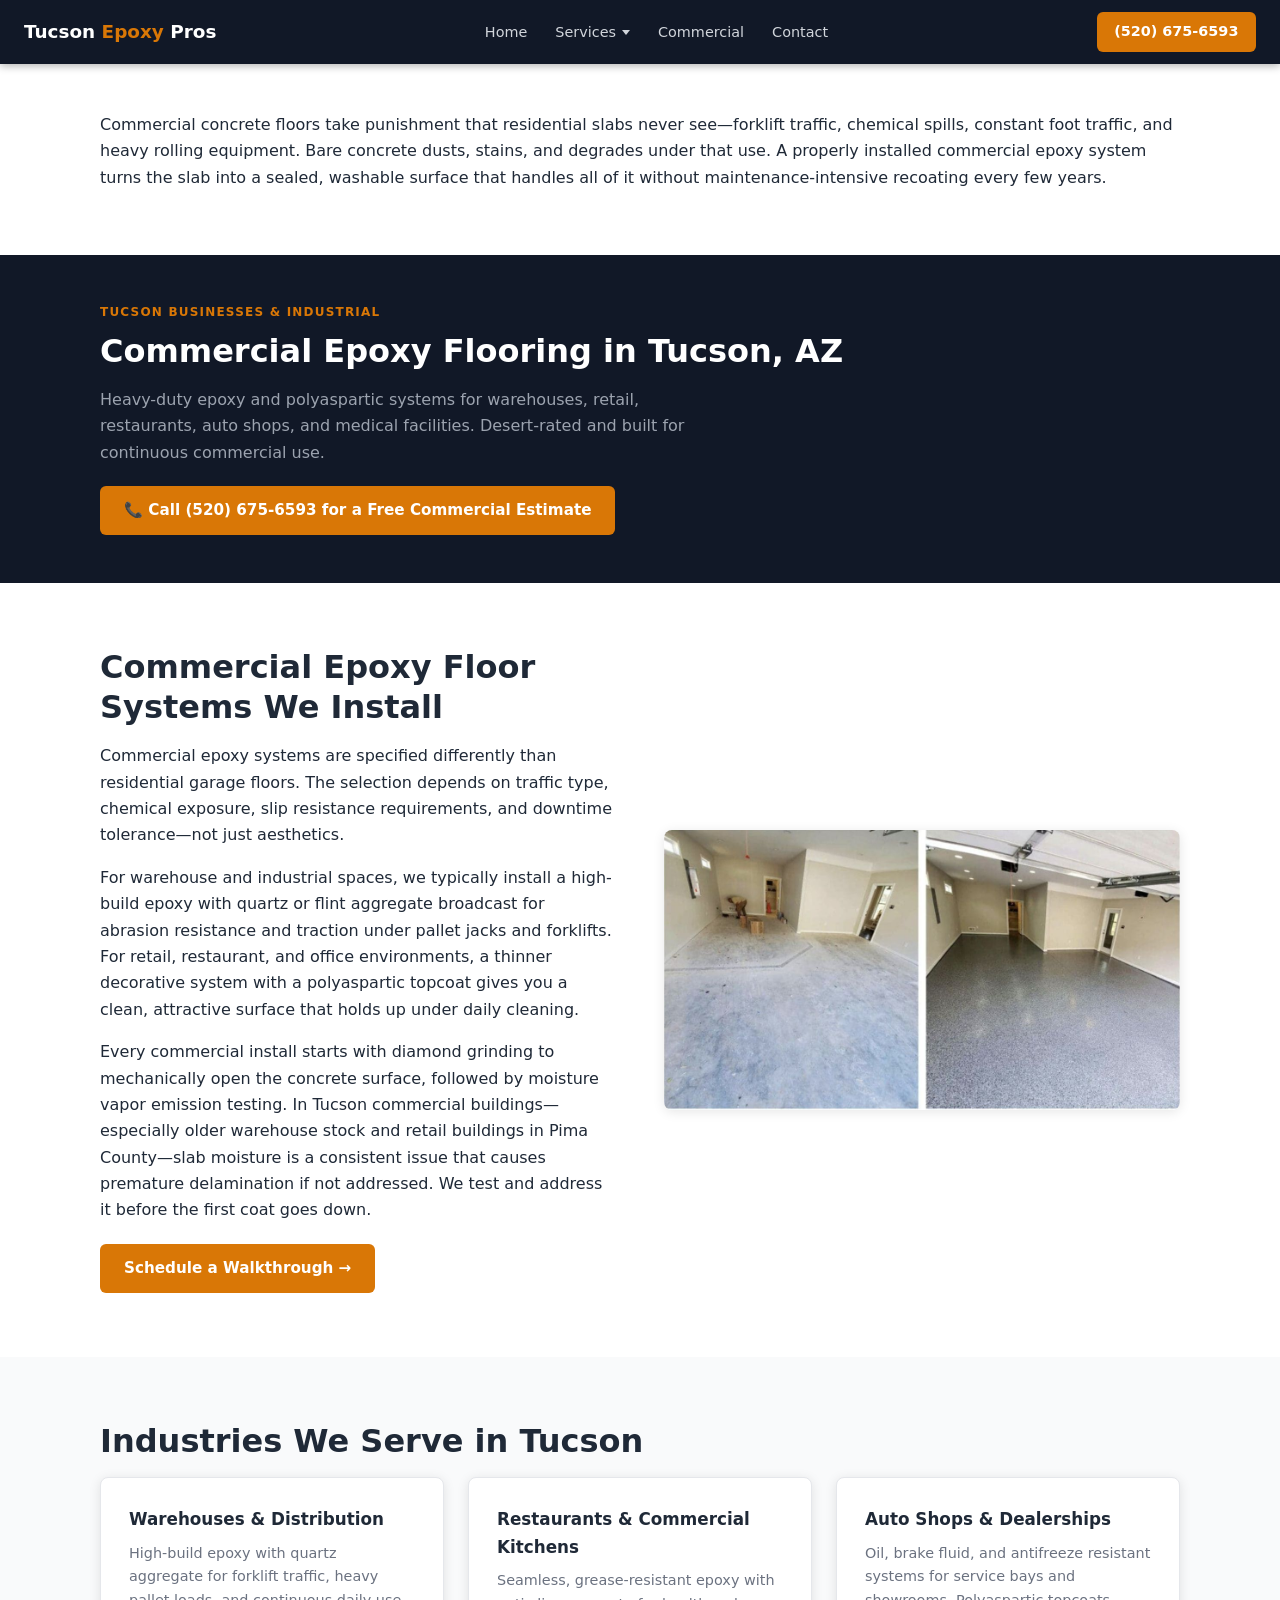
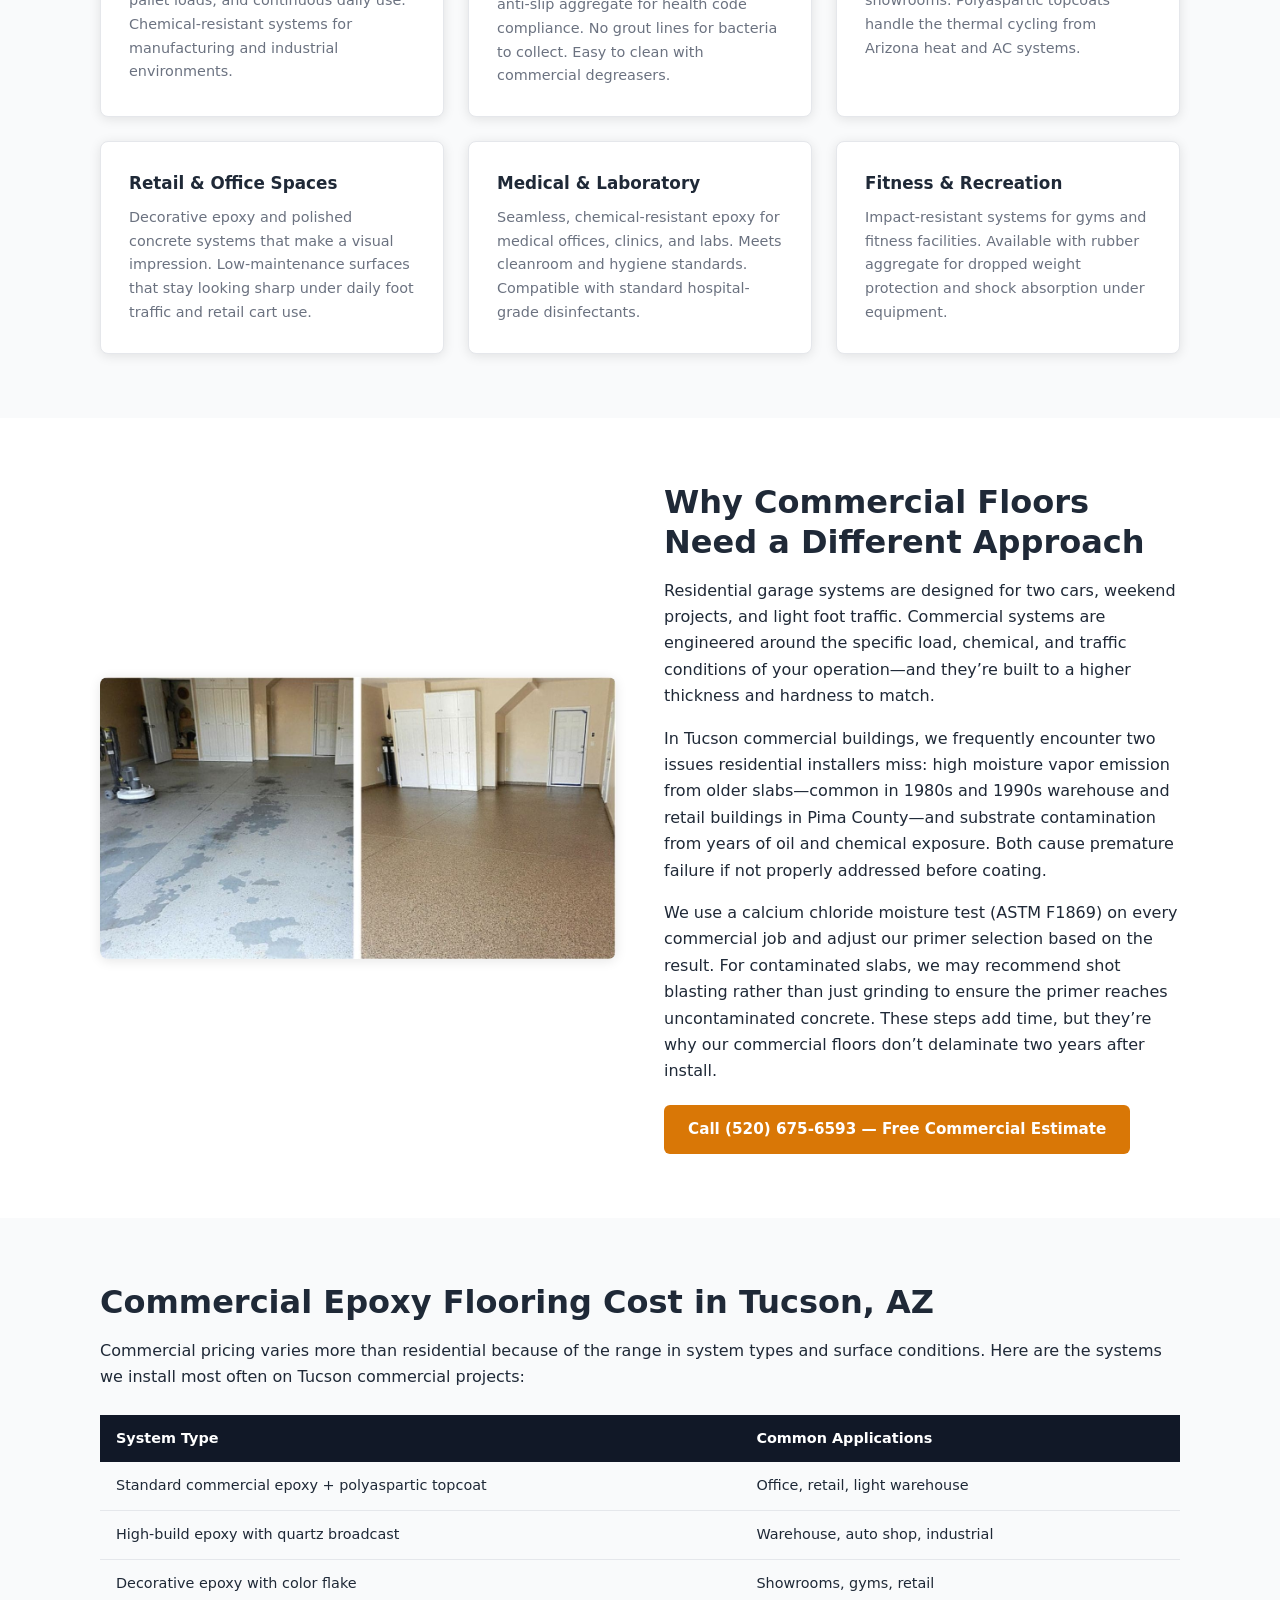
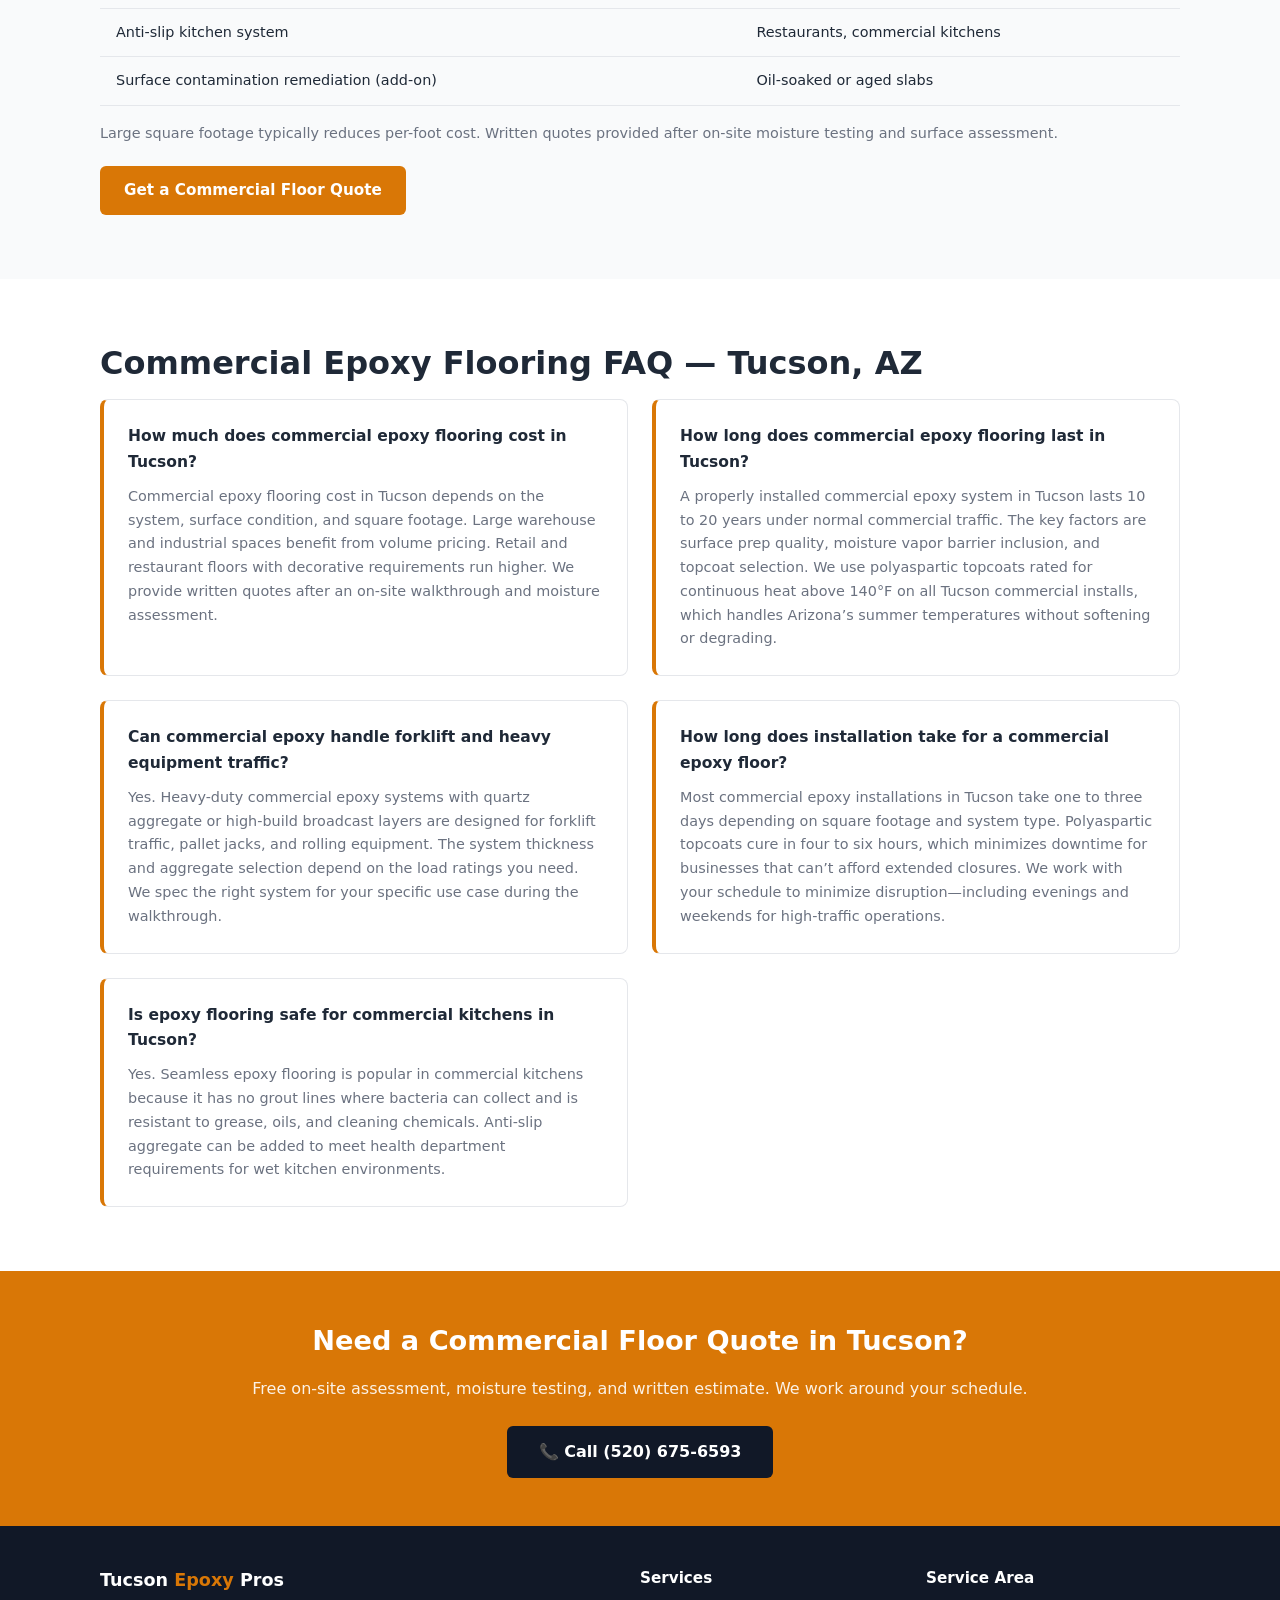
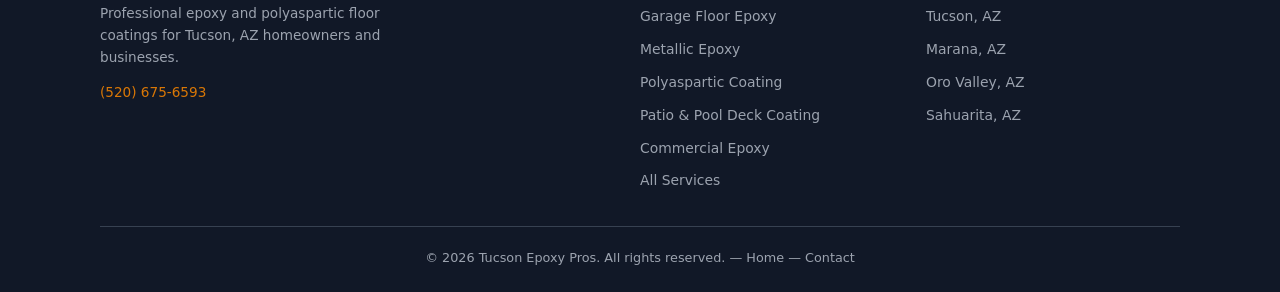
<file: commercial-epoxy-flooring-tucson.html>
<!DOCTYPE html>
<html lang="en">
<head>
  <meta charset="UTF-8">
  <meta name="viewport" content="width=device-width, initial-scale=1.0">
  <title>Commercial Epoxy Flooring Tucson AZ | Tucson Epoxy Pros</title>
  <meta name="description" content="Commercial epoxy flooring in Tucson, AZ. Heavy-duty systems for warehouses, restaurants, retail &amp; auto shops. Free estimates — call (520) 675-6593.">
  <link rel="canonical" href="https://www.tucsonazepoxyflooring.com/commercial-epoxy-flooring-tucson">
  <link rel="stylesheet" href="styles.css">
  <script type="application/ld+json">
  {
    "@context": "https://schema.org",
    "@type": "LocalBusiness",
    "name": "Tucson Epoxy Pros",
    "telephone": "(520) 675-6593",
    "url": "https://tucsonazepoxyflooring.com",
    "address": {
      "@type": "PostalAddress",
      "addressLocality": "Tucson",
      "addressRegion": "AZ",
      "addressCountry": "US"
    },
    "areaServed": "Tucson, AZ",
    "description": "Commercial epoxy flooring in Tucson, AZ",
    "openingHours": "Mo-Fr 08:00-18:00"
  }
  </script>
  <script type="application/ld+json">
  {
    "@context": "https://schema.org",
    "@type": "FAQPage",
    "mainEntity": [
      {
        "@type": "Question",
        "name": "How much does commercial epoxy flooring cost in Tucson?",
        "acceptedAnswer": {
          "@type": "Answer",
          "text": "Commercial epoxy flooring cost in Tucson depends on the system, surface condition, and square footage. Large warehouse and industrial spaces benefit from volume pricing. Retail and restaurant floors with decorative requirements run higher. We provide written quotes after an on-site walkthrough and moisture assessment."
        }
      },
      {
        "@type": "Question",
        "name": "How long does commercial epoxy flooring last in Tucson?",
        "acceptedAnswer": {
          "@type": "Answer",
          "text": "A properly installed commercial epoxy system in Tucson lasts 10 to 20 years under normal commercial traffic. The key factors are surface prep quality, moisture vapor barrier inclusion, and topcoat selection. We use polyaspartic topcoats rated for continuous heat above 140°F on all Tucson commercial installs, which handles Arizona’s summer temperatures without softening or degrading."
        }
      },
      {
        "@type": "Question",
        "name": "Can commercial epoxy flooring handle forklift and heavy equipment traffic?",
        "acceptedAnswer": {
          "@type": "Answer",
          "text": "Yes. Heavy-duty commercial epoxy systems with quartz aggregate or high-build broadcast layers are designed for forklift traffic, pallet jacks, and rolling equipment. The system thickness and aggregate selection depend on the load ratings you need. We spec the right system for your specific use case during the walkthrough."
        }
      },
      {
        "@type": "Question",
        "name": "How long does installation take for a commercial epoxy floor in Tucson?",
        "acceptedAnswer": {
          "@type": "Answer",
          "text": "Most commercial epoxy installations in Tucson take one to three days depending on square footage and system type. Polyaspartic topcoats cure in four to six hours, which minimizes downtime for businesses that can’t afford extended closures. We work with your schedule to minimize disruption—including evenings and weekends for high-traffic operations."
        }
      },
      {
        "@type": "Question",
        "name": "Is epoxy flooring safe for commercial kitchens and restaurants in Tucson?",
        "acceptedAnswer": {
          "@type": "Answer",
          "text": "Yes. Seamless epoxy flooring is popular in commercial kitchens because it has no grout lines where bacteria can collect and is resistant to grease, oils, and cleaning chemicals. Anti-slip aggregate can be added to meet health department requirements for wet kitchen environments. We install systems that meet commercial kitchen standards for Tucson food service operations."
        }
      }
    ]
  }
  </script>
</head>
<body>

<nav class="nav">
  <a href="/" class="nav-logo">Tucson <span>Epoxy</span> Pros</a>
  <ul class="nav-links">
    <li><a href="/">Home</a></li>
    <li class="has-dropdown">
      <a href="/services">Services</a>
      <div class="dropdown-menu">
        <ul class="dropdown-menu-list">
          <li><a href="/garage-epoxy-flooring-tucson">Garage Floor Epoxy</a></li>
          <li><a href="/metallic-epoxy-flooring-tucson">Metallic Epoxy</a></li>
          <li><a href="/polyaspartic-concrete-coating-tucson">Polyaspartic Coating</a></li>
          <li><a href="/patio-pool-deck-coating-tucson">Patio &amp; Pool Deck Coating</a></li>
          <li><a href="/commercial-epoxy-flooring-tucson">Commercial Epoxy</a></li>
        </ul>
      </div>
    </li>
    <li><a href="/commercial-epoxy-flooring-tucson">Commercial</a></li>
    <li><a href="/contact">Contact</a></li>
  </ul>
  <a href="tel:5206756593" class="nav-cta">(520) 675-6593</a>
</nav>

<!-- Intro -->
<section class="section section-light" style="padding-top:3rem;">
  <div class="container">
    <p>Commercial concrete floors take punishment that residential slabs never see—forklift traffic, chemical spills, constant foot traffic, and heavy rolling equipment. Bare concrete dusts, stains, and degrades under that use. A properly installed commercial epoxy system turns the slab into a sealed, washable surface that handles all of it without maintenance-intensive recoating every few years.</p>
  </div>
</section>

<!-- H1 -->
<section class="section section-dark" style="padding:3rem 2rem;">
  <div class="container">
    <p class="section-label" style="color:#d97706;">Tucson Businesses &amp; Industrial</p>
    <h1 class="section-title" style="color:#fff;">Commercial Epoxy Flooring in Tucson, AZ</h1>
    <p style="color:#9ca3af; max-width:600px;">Heavy-duty epoxy and polyaspartic systems for warehouses, retail, restaurants, auto shops, and medical facilities. Desert-rated and built for continuous commercial use.</p>
    <a href="tel:5206756593" class="btn-primary" style="display:inline-block; margin-top:1.25rem;">📞 Call (520) 675-6593 for a Free Commercial Estimate</a>
  </div>
</section>

<!-- What It Involves -->
<section class="section section-light">
  <div class="container">
    <div class="two-col">
      <div>
        <h2 class="section-title">Commercial Epoxy Floor Systems We Install</h2>
        <p>Commercial epoxy systems are specified differently than residential garage floors. The selection depends on traffic type, chemical exposure, slip resistance requirements, and downtime tolerance—not just aesthetics.</p>
        <p style="margin-top:1rem;">For warehouse and industrial spaces, we typically install a high-build epoxy with quartz or flint aggregate broadcast for abrasion resistance and traction under pallet jacks and forklifts. For retail, restaurant, and office environments, a thinner decorative system with a polyaspartic topcoat gives you a clean, attractive surface that holds up under daily cleaning.</p>
        <p style="margin-top:1rem;">Every commercial install starts with diamond grinding to mechanically open the concrete surface, followed by moisture vapor emission testing. In Tucson commercial buildings—especially older warehouse stock and retail buildings in Pima County—slab moisture is a consistent issue that causes premature delamination if not addressed. We test and address it before the first coat goes down.</p>
        <a href="tel:5206756593" class="btn-primary" style="display:inline-block; margin-top:1.25rem;">Schedule a Walkthrough →</a>
      </div>
      <div>
        <div class="img-wrap">
          <img src="epoxyflooring2.jpg"
               alt="commercial epoxy flooring Tucson AZ" loading="lazy">
        </div>
      </div>
    </div>
  </div>
</section>

<!-- Industries We Serve -->
<section class="section section-gray">
  <div class="container">
    <h2 class="section-title">Industries We Serve in Tucson</h2>
    <div class="card-grid">
      <div class="card">
        <h3>Warehouses &amp; Distribution</h3>
        <p>High-build epoxy with quartz aggregate for forklift traffic, heavy pallet loads, and continuous daily use. Chemical-resistant systems for manufacturing and industrial environments.</p>
      </div>
      <div class="card">
        <h3>Restaurants &amp; Commercial Kitchens</h3>
        <p>Seamless, grease-resistant epoxy with anti-slip aggregate for health code compliance. No grout lines for bacteria to collect. Easy to clean with commercial degreasers.</p>
      </div>
      <div class="card">
        <h3>Auto Shops &amp; Dealerships</h3>
        <p>Oil, brake fluid, and antifreeze resistant systems for service bays and showrooms. Polyaspartic topcoats handle the thermal cycling from Arizona heat and AC systems.</p>
      </div>
      <div class="card">
        <h3>Retail &amp; Office Spaces</h3>
        <p>Decorative epoxy and polished concrete systems that make a visual impression. Low-maintenance surfaces that stay looking sharp under daily foot traffic and retail cart use.</p>
      </div>
      <div class="card">
        <h3>Medical &amp; Laboratory</h3>
        <p>Seamless, chemical-resistant epoxy for medical offices, clinics, and labs. Meets cleanroom and hygiene standards. Compatible with standard hospital-grade disinfectants.</p>
      </div>
      <div class="card">
        <h3>Fitness &amp; Recreation</h3>
        <p>Impact-resistant systems for gyms and fitness facilities. Available with rubber aggregate for dropped weight protection and shock absorption under equipment.</p>
      </div>
    </div>
  </div>
</section>

<!-- Why Commercial Different from Residential -->
<section class="section section-light">
  <div class="container">
    <div class="two-col">
      <div>
        <div class="img-wrap">
          <img src="epoxyflooring3.jpg"
               alt="commercial floor coating installation Tucson AZ" loading="lazy">
        </div>
      </div>
      <div>
        <h2 class="section-title">Why Commercial Floors Need a Different Approach</h2>
        <p>Residential garage systems are designed for two cars, weekend projects, and light foot traffic. Commercial systems are engineered around the specific load, chemical, and traffic conditions of your operation—and they’re built to a higher thickness and hardness to match.</p>
        <p style="margin-top:1rem;">In Tucson commercial buildings, we frequently encounter two issues residential installers miss: high moisture vapor emission from older slabs—common in 1980s and 1990s warehouse and retail buildings in Pima County—and substrate contamination from years of oil and chemical exposure. Both cause premature failure if not properly addressed before coating.</p>
        <p style="margin-top:1rem;">We use a calcium chloride moisture test (ASTM F1869) on every commercial job and adjust our primer selection based on the result. For contaminated slabs, we may recommend shot blasting rather than just grinding to ensure the primer reaches uncontaminated concrete. These steps add time, but they’re why our commercial floors don’t delaminate two years after install.</p>
        <a href="tel:5206756593" class="btn-primary" style="display:inline-block; margin-top:1.25rem;">Call (520) 675-6593 — Free Commercial Estimate</a>
      </div>
    </div>
  </div>
</section>

<!-- Cost -->
<section class="section section-gray">
  <div class="container">
    <h2 class="section-title">Commercial Epoxy Flooring Cost in Tucson, AZ</h2>
    <p style="margin-bottom:1.5rem;">Commercial pricing varies more than residential because of the range in system types and surface conditions. Here are the systems we install most often on Tucson commercial projects:</p>
    <table class="cost-table">
      <thead>
        <tr><th>System Type</th><th>Common Applications</th></tr>
      </thead>
      <tbody>
        <tr><td>Standard commercial epoxy + polyaspartic topcoat</td><td>Office, retail, light warehouse</td></tr>
        <tr><td>High-build epoxy with quartz broadcast</td><td>Warehouse, auto shop, industrial</td></tr>
        <tr><td>Decorative epoxy with color flake</td><td>Showrooms, gyms, retail</td></tr>
        <tr><td>Anti-slip kitchen system</td><td>Restaurants, commercial kitchens</td></tr>
        <tr><td>Surface contamination remediation (add-on)</td><td>Oil-soaked or aged slabs</td></tr>
      </tbody>
    </table>
    <p style="margin-top:1rem; color:#6b7280; font-size:0.9rem;">Large square footage typically reduces per-foot cost. Written quotes provided after on-site moisture testing and surface assessment.</p>
    <a href="tel:5206756593" class="btn-primary" style="display:inline-block; margin-top:1.25rem;">Get a Commercial Floor Quote</a>
  </div>
</section>

<!-- FAQ -->
<section class="section section-light">
  <div class="container">
    <h2 class="section-title">Commercial Epoxy Flooring FAQ — Tucson, AZ</h2>
    <div class="faq-grid">
      <div class="faq-item">
        <h3>How much does commercial epoxy flooring cost in Tucson?</h3>
        <p>Commercial epoxy flooring cost in Tucson depends on the system, surface condition, and square footage. Large warehouse and industrial spaces benefit from volume pricing. Retail and restaurant floors with decorative requirements run higher. We provide written quotes after an on-site walkthrough and moisture assessment.</p>
      </div>
      <div class="faq-item">
        <h3>How long does commercial epoxy flooring last in Tucson?</h3>
        <p>A properly installed commercial epoxy system in Tucson lasts 10 to 20 years under normal commercial traffic. The key factors are surface prep quality, moisture vapor barrier inclusion, and topcoat selection. We use polyaspartic topcoats rated for continuous heat above 140°F on all Tucson commercial installs, which handles Arizona’s summer temperatures without softening or degrading.</p>
      </div>
      <div class="faq-item">
        <h3>Can commercial epoxy handle forklift and heavy equipment traffic?</h3>
        <p>Yes. Heavy-duty commercial epoxy systems with quartz aggregate or high-build broadcast layers are designed for forklift traffic, pallet jacks, and rolling equipment. The system thickness and aggregate selection depend on the load ratings you need. We spec the right system for your specific use case during the walkthrough.</p>
      </div>
      <div class="faq-item">
        <h3>How long does installation take for a commercial epoxy floor?</h3>
        <p>Most commercial epoxy installations in Tucson take one to three days depending on square footage and system type. Polyaspartic topcoats cure in four to six hours, which minimizes downtime for businesses that can’t afford extended closures. We work with your schedule to minimize disruption—including evenings and weekends for high-traffic operations.</p>
      </div>
      <div class="faq-item">
        <h3>Is epoxy flooring safe for commercial kitchens in Tucson?</h3>
        <p>Yes. Seamless epoxy flooring is popular in commercial kitchens because it has no grout lines where bacteria can collect and is resistant to grease, oils, and cleaning chemicals. Anti-slip aggregate can be added to meet health department requirements for wet kitchen environments.</p>
      </div>
    </div>
  </div>
</section>

<div class="cta-banner">
  <h2>Need a Commercial Floor Quote in Tucson?</h2>
  <p>Free on-site assessment, moisture testing, and written estimate. We work around your schedule.</p>
  <a href="tel:5206756593" class="btn-dark">📞 Call (520) 675-6593</a>
</div>

<footer class="footer">
  <div class="footer-inner">
    <div>
      <div class="footer-logo">Tucson <span>Epoxy</span> Pros</div>
      <p class="footer-desc">Professional epoxy and polyaspartic floor coatings for Tucson, AZ homeowners and businesses.</p>
      <p style="margin-top:0.75rem; font-size:0.85rem;"><a href="tel:5206756593" style="color:#d97706;">(520) 675-6593</a></p>
    </div>
    <div>
      <h4>Services</h4>
      <ul>
        <li><a href="/garage-epoxy-flooring-tucson">Garage Floor Epoxy</a></li>
        <li><a href="/metallic-epoxy-flooring-tucson">Metallic Epoxy</a></li>
        <li><a href="/polyaspartic-concrete-coating-tucson">Polyaspartic Coating</a></li>
        <li><a href="/patio-pool-deck-coating-tucson">Patio &amp; Pool Deck Coating</a></li>
        <li><a href="/commercial-epoxy-flooring-tucson">Commercial Epoxy</a></li>
        <li><a href="/services">All Services</a></li>
      </ul>
    </div>
    <div>
      <h4>Service Area</h4>
      <ul>
        <li><a href="/">Tucson, AZ</a></li>
        <li><a href="/">Marana, AZ</a></li>
        <li><a href="/">Oro Valley, AZ</a></li>
        <li><a href="/">Sahuarita, AZ</a></li>
      </ul>
    </div>
  </div>
  <div class="footer-bottom">
    <p>© 2026 Tucson Epoxy Pros. All rights reserved. — <a href="/" style="color:#9ca3af;">Home</a> — <a href="/contact" style="color:#9ca3af;">Contact</a></p>
  </div>
</footer>

</body>
</html>
</file>
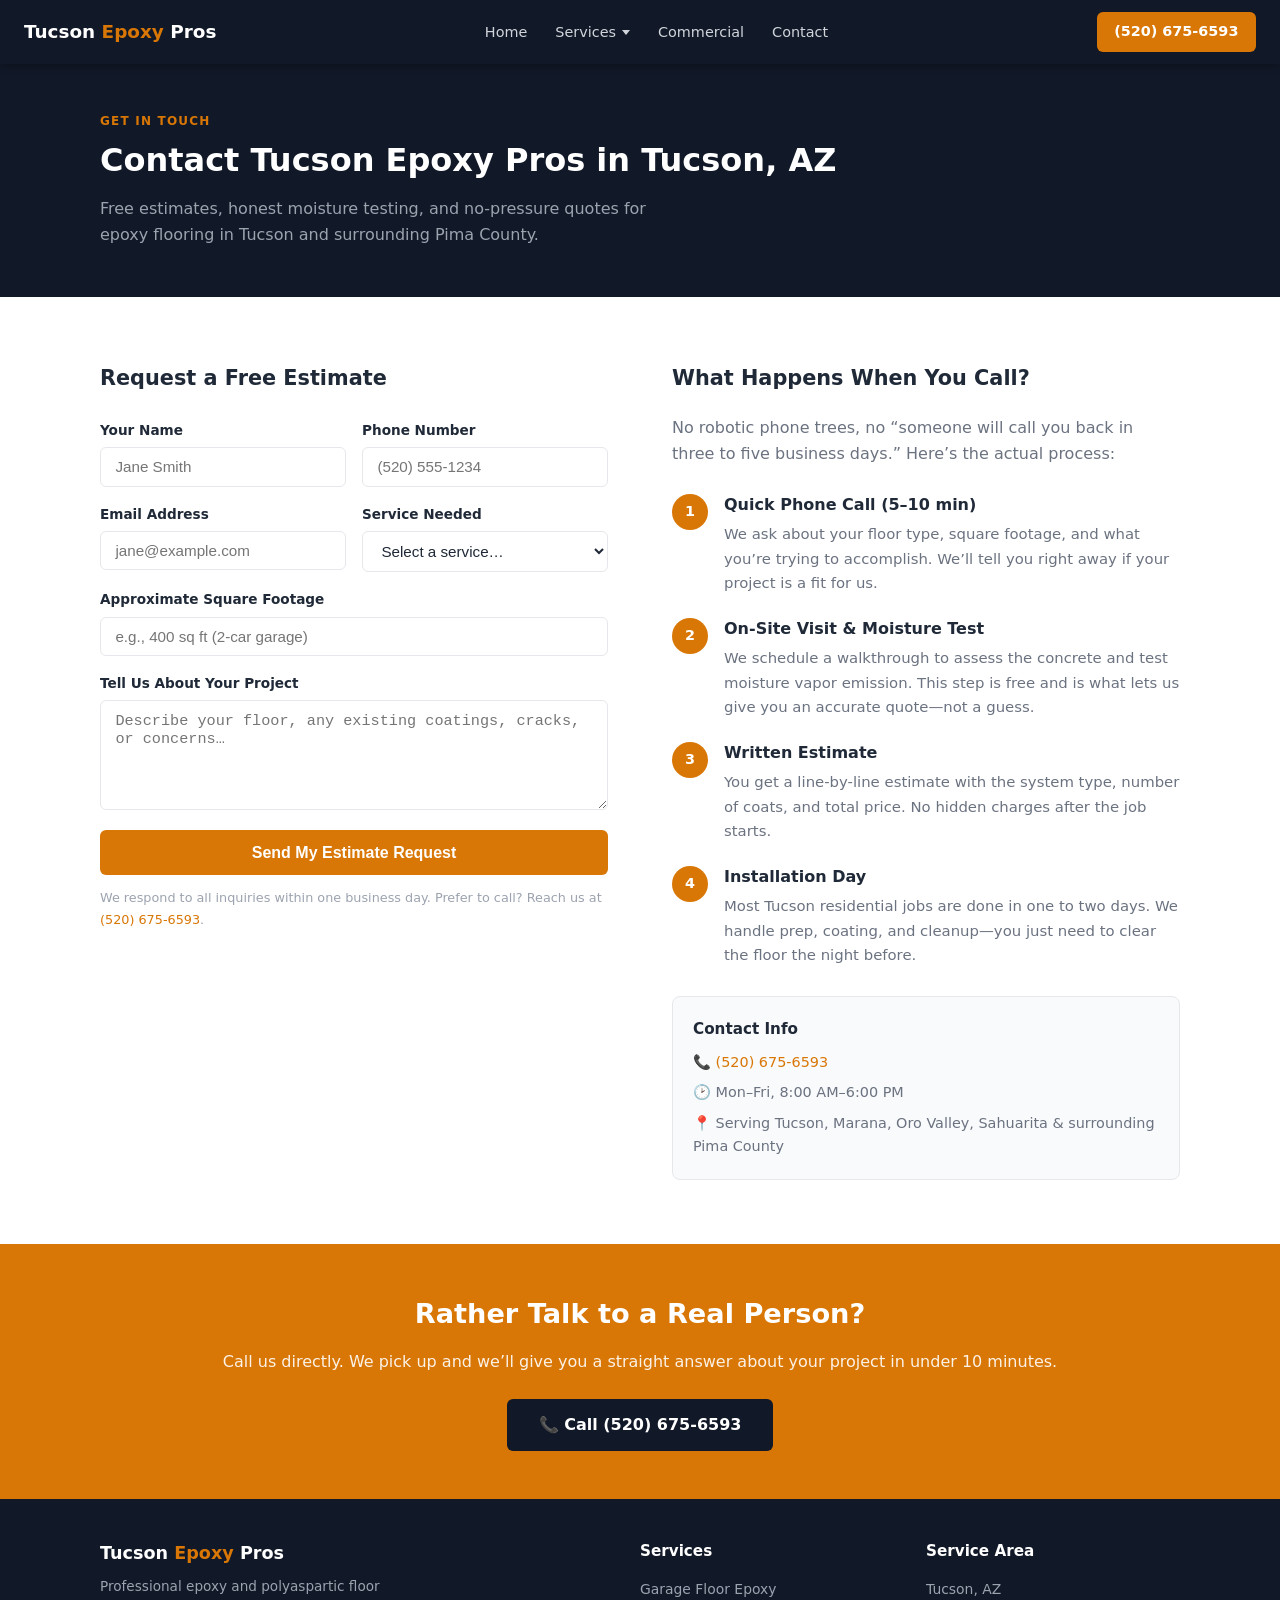
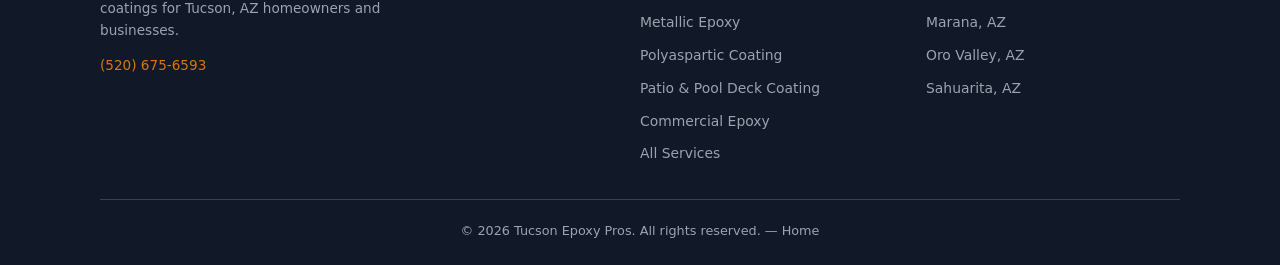
<file: contact.html>
<!DOCTYPE html>
<html lang="en">
<head>
  <meta charset="UTF-8">
  <meta name="viewport" content="width=device-width, initial-scale=1.0">
  <title>Contact Tucson Epoxy Pros | Free Estimates in Tucson, AZ</title>
  <meta name="description" content="Contact Tucson Epoxy Pros for a free epoxy flooring estimate in Tucson, AZ. Call (520) 675-6593 or fill out our form. Most estimates scheduled within 48 hours.">
  <link rel="canonical" href="https://www.tucsonazepoxyflooring.com/contact">
  <link rel="stylesheet" href="styles.css">
  <script type="application/ld+json">
  {
    "@context": "https://schema.org",
    "@type": "LocalBusiness",
    "name": "Tucson Epoxy Pros",
    "telephone": "(520) 675-6593",
    "url": "https://tucsonazepoxyflooring.com",
    "address": {
      "@type": "PostalAddress",
      "addressLocality": "Tucson",
      "addressRegion": "AZ",
      "addressCountry": "US"
    },
    "areaServed": "Tucson, AZ",
    "description": "Professional epoxy flooring and concrete coating services in Tucson, AZ",
    "openingHours": "Mo-Fr 08:00-18:00"
  }
  </script>
</head>
<body>

<nav class="nav">
  <a href="/" class="nav-logo">Tucson <span>Epoxy</span> Pros</a>
  <ul class="nav-links">
    <li><a href="/">Home</a></li>
    <li class="has-dropdown">
      <a href="/services">Services</a>
      <div class="dropdown-menu">
        <ul class="dropdown-menu-list">
          <li><a href="/garage-epoxy-flooring-tucson">Garage Floor Epoxy</a></li>
          <li><a href="/metallic-epoxy-flooring-tucson">Metallic Epoxy</a></li>
          <li><a href="/polyaspartic-concrete-coating-tucson">Polyaspartic Coating</a></li>
          <li><a href="/patio-pool-deck-coating-tucson">Patio &amp; Pool Deck Coating</a></li>
          <li><a href="/commercial-epoxy-flooring-tucson">Commercial Epoxy</a></li>
        </ul>
      </div>
    </li>
    <li><a href="/commercial-epoxy-flooring-tucson">Commercial</a></li>
    <li><a href="/contact">Contact</a></li>
  </ul>
  <a href="tel:5206756593" class="nav-cta">(520) 675-6593</a>
</nav>

<!-- Page Header -->
<section class="section section-dark" style="padding: 3rem 2rem;">
  <div class="container">
    <p class="section-label" style="color:#d97706;">Get in Touch</p>
    <h1 class="section-title" style="color:#fff;">Contact Tucson Epoxy Pros in Tucson, AZ</h1>
    <p style="color:#9ca3af; max-width:580px;">Free estimates, honest moisture testing, and no-pressure quotes for epoxy flooring in Tucson and surrounding Pima County.</p>
  </div>
</section>

<!-- Contact Main -->
<section class="section section-light">
  <div class="container">
    <div class="two-col" style="align-items:start; gap:4rem;">

      <!-- Form -->
      <div>
        <h2 style="font-size:1.3rem; margin-bottom:1.5rem;">Request a Free Estimate</h2>
        <form action="https://formspree.io/f/xlgynleb" method="POST">
          <div class="form-grid">
            <div class="form-group">
              <label for="name">Your Name</label>
              <input type="text" id="name" name="name" placeholder="Jane Smith" required>
            </div>
            <div class="form-group">
              <label for="phone">Phone Number</label>
              <input type="tel" id="phone" name="phone" placeholder="(520) 555-1234" required>
            </div>
            <div class="form-group">
              <label for="email">Email Address</label>
              <input type="email" id="email" name="email" placeholder="jane@example.com" required>
            </div>
            <div class="form-group">
              <label for="service">Service Needed</label>
              <select id="service" name="service">
                <option value="">Select a service…</option>
                <option>Garage Epoxy Flooring</option>
                <option>Metallic Epoxy Flooring</option>
                <option>Polyaspartic Concrete Coating</option>
                <option>Commercial Floor Coating</option>
                <option>Not Sure — Need Advice</option>
              </select>
            </div>
            <div class="form-group full">
              <label for="sqft">Approximate Square Footage</label>
              <input type="text" id="sqft" name="sqft" placeholder="e.g., 400 sq ft (2-car garage)">
            </div>
            <div class="form-group full">
              <label for="message">Tell Us About Your Project</label>
              <textarea id="message" name="message" placeholder="Describe your floor, any existing coatings, cracks, or concerns…"></textarea>
            </div>
          </div>
          <input type="hidden" name="_subject" value="New Epoxy Flooring Lead - Tucson AZ">
          <input type="text" name="_gotcha" style="display:none" tabindex="-1">
          <button type="submit" class="btn-submit" style="margin-top:1.25rem; width:100%;">Send My Estimate Request</button>
        </form>
        <p style="margin-top:0.75rem; font-size:0.8rem; color:#9ca3af;">We respond to all inquiries within one business day. Prefer to call? Reach us at <a href="tel:5206756593" style="color:#d97706;">(520) 675-6593</a>.</p>
      </div>

      <!-- Info Panel -->
      <div>
        <h2 style="font-size:1.3rem; margin-bottom:1.25rem;">What Happens When You Call?</h2>
        <p style="color:#6b7280; margin-bottom:1.5rem;">No robotic phone trees, no “someone will call you back in three to five business days.” Here’s the actual process:</p>
        <div class="steps">
          <div class="step">
            <div class="step-num">1</div>
            <div class="step-content">
              <h4>Quick Phone Call (5–10 min)</h4>
              <p>We ask about your floor type, square footage, and what you’re trying to accomplish. We’ll tell you right away if your project is a fit for us.</p>
            </div>
          </div>
          <div class="step">
            <div class="step-num">2</div>
            <div class="step-content">
              <h4>On-Site Visit &amp; Moisture Test</h4>
              <p>We schedule a walkthrough to assess the concrete and test moisture vapor emission. This step is free and is what lets us give you an accurate quote—not a guess.</p>
            </div>
          </div>
          <div class="step">
            <div class="step-num">3</div>
            <div class="step-content">
              <h4>Written Estimate</h4>
              <p>You get a line-by-line estimate with the system type, number of coats, and total price. No hidden charges after the job starts.</p>
            </div>
          </div>
          <div class="step">
            <div class="step-num">4</div>
            <div class="step-content">
              <h4>Installation Day</h4>
              <p>Most Tucson residential jobs are done in one to two days. We handle prep, coating, and cleanup—you just need to clear the floor the night before.</p>
            </div>
          </div>
        </div>

        <div style="background:#f9fafb; border:1px solid #e5e7eb; border-radius:8px; padding:1.25rem; margin-top:1.75rem;">
          <h3 style="font-size:0.95rem; font-weight:700; margin-bottom:0.6rem;">Contact Info</h3>
          <p style="font-size:0.9rem; color:#6b7280; margin-bottom:0.4rem;">📞 <a href="tel:5206756593" style="color:#d97706;">(520) 675-6593</a></p>
          <p style="font-size:0.9rem; color:#6b7280; margin-bottom:0.4rem;">🕑 Mon–Fri, 8:00 AM–6:00 PM</p>
          <p style="font-size:0.9rem; color:#6b7280;">📍 Serving Tucson, Marana, Oro Valley, Sahuarita &amp; surrounding Pima County</p>
        </div>
      </div>
    </div>
  </div>
</section>

<!-- CTA Banner -->
<div class="cta-banner">
  <h2>Rather Talk to a Real Person?</h2>
  <p>Call us directly. We pick up and we’ll give you a straight answer about your project in under 10 minutes.</p>
  <a href="tel:5206756593" class="btn-dark">📞 Call (520) 675-6593</a>
</div>

<footer class="footer">
  <div class="footer-inner">
    <div>
      <div class="footer-logo">Tucson <span>Epoxy</span> Pros</div>
      <p class="footer-desc">Professional epoxy and polyaspartic floor coatings for Tucson, AZ homeowners and businesses.</p>
      <p style="margin-top:0.75rem; font-size:0.85rem;"><a href="tel:5206756593" style="color:#d97706;">(520) 675-6593</a></p>
    </div>
    <div>
      <h4>Services</h4>
      <ul>
        <li><a href="/garage-epoxy-flooring-tucson">Garage Floor Epoxy</a></li>
        <li><a href="/metallic-epoxy-flooring-tucson">Metallic Epoxy</a></li>
        <li><a href="/polyaspartic-concrete-coating-tucson">Polyaspartic Coating</a></li>
        <li><a href="/patio-pool-deck-coating-tucson">Patio &amp; Pool Deck Coating</a></li>
        <li><a href="/commercial-epoxy-flooring-tucson">Commercial Epoxy</a></li>
        <li><a href="/services">All Services</a></li>
      </ul>
    </div>
    <div>
      <h4>Service Area</h4>
      <ul>
        <li><a href="/">Tucson, AZ</a></li>
        <li><a href="/">Marana, AZ</a></li>
        <li><a href="/">Oro Valley, AZ</a></li>
        <li><a href="/">Sahuarita, AZ</a></li>
      </ul>
    </div>
  </div>
  <div class="footer-bottom">
    <p>© 2026 Tucson Epoxy Pros. All rights reserved. — <a href="/" style="color:#9ca3af;">Home</a></p>
  </div>
</footer>

</body>
</html>
</file>
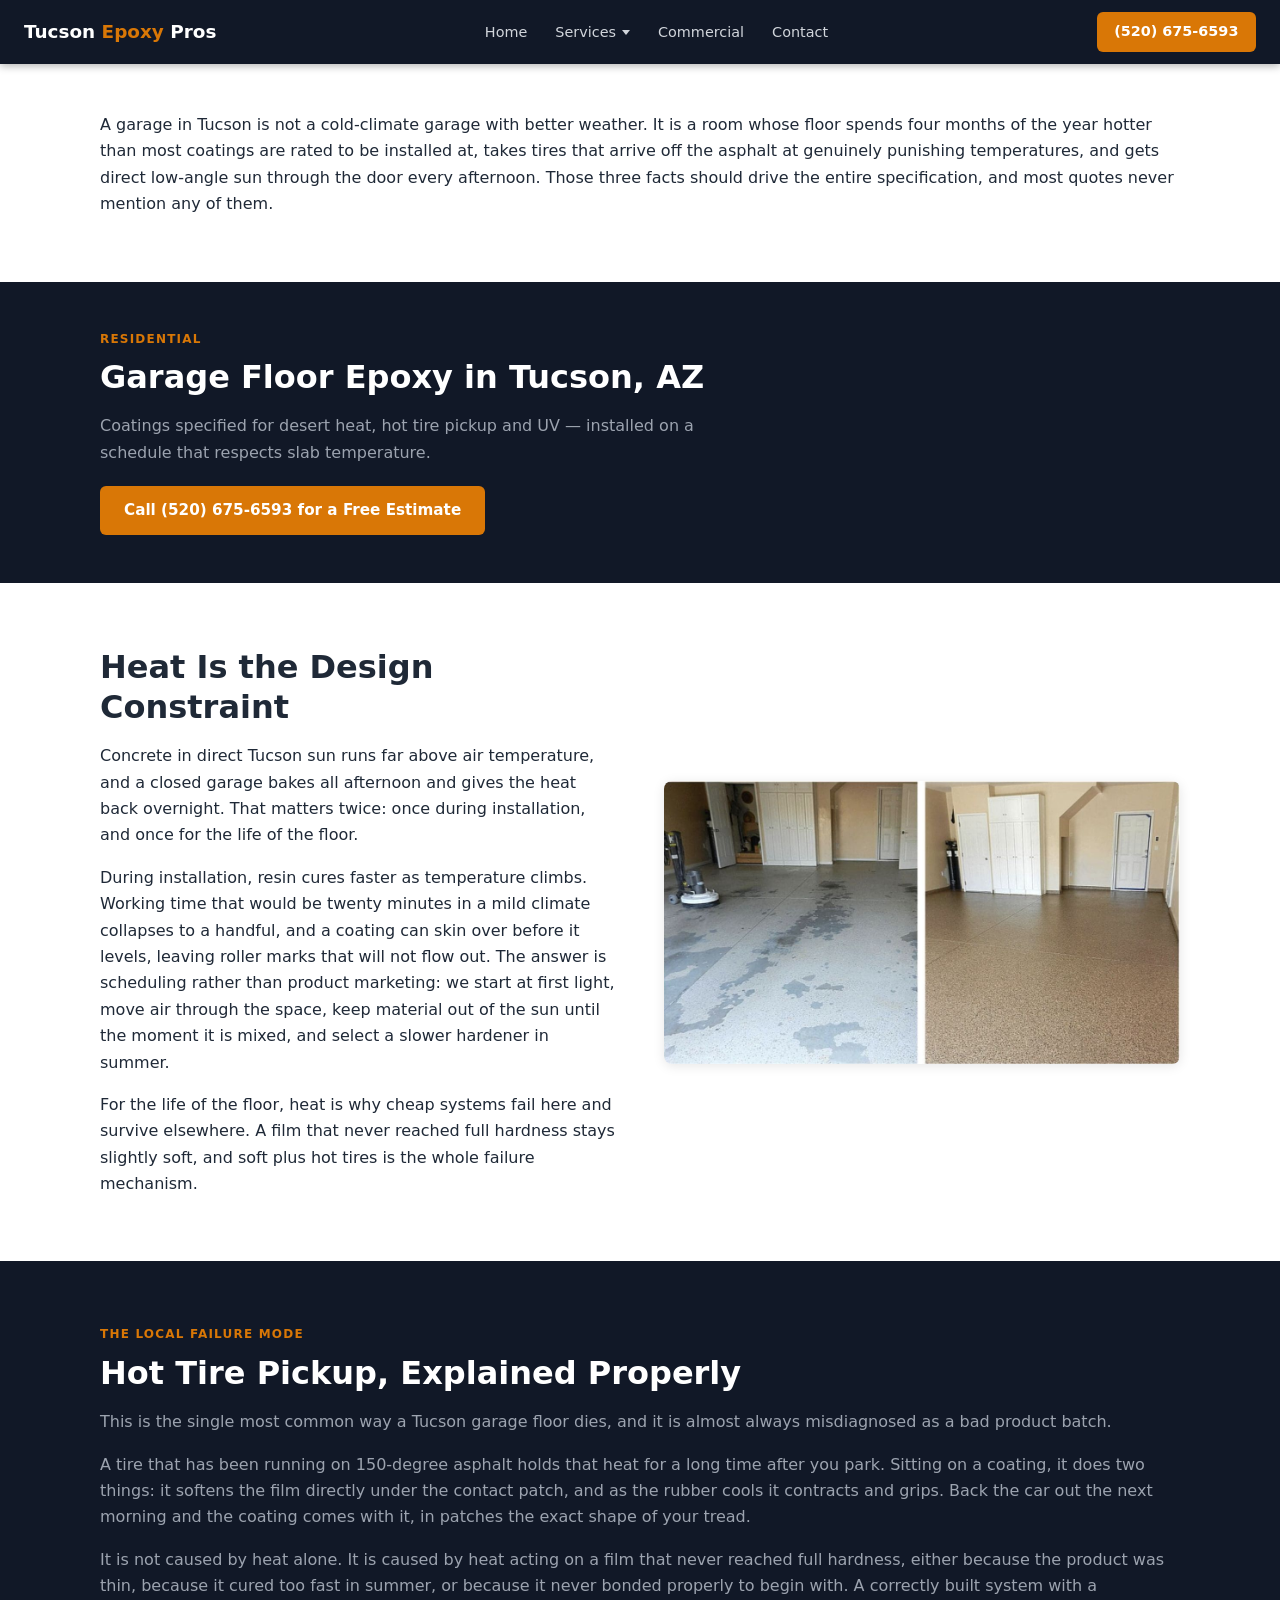
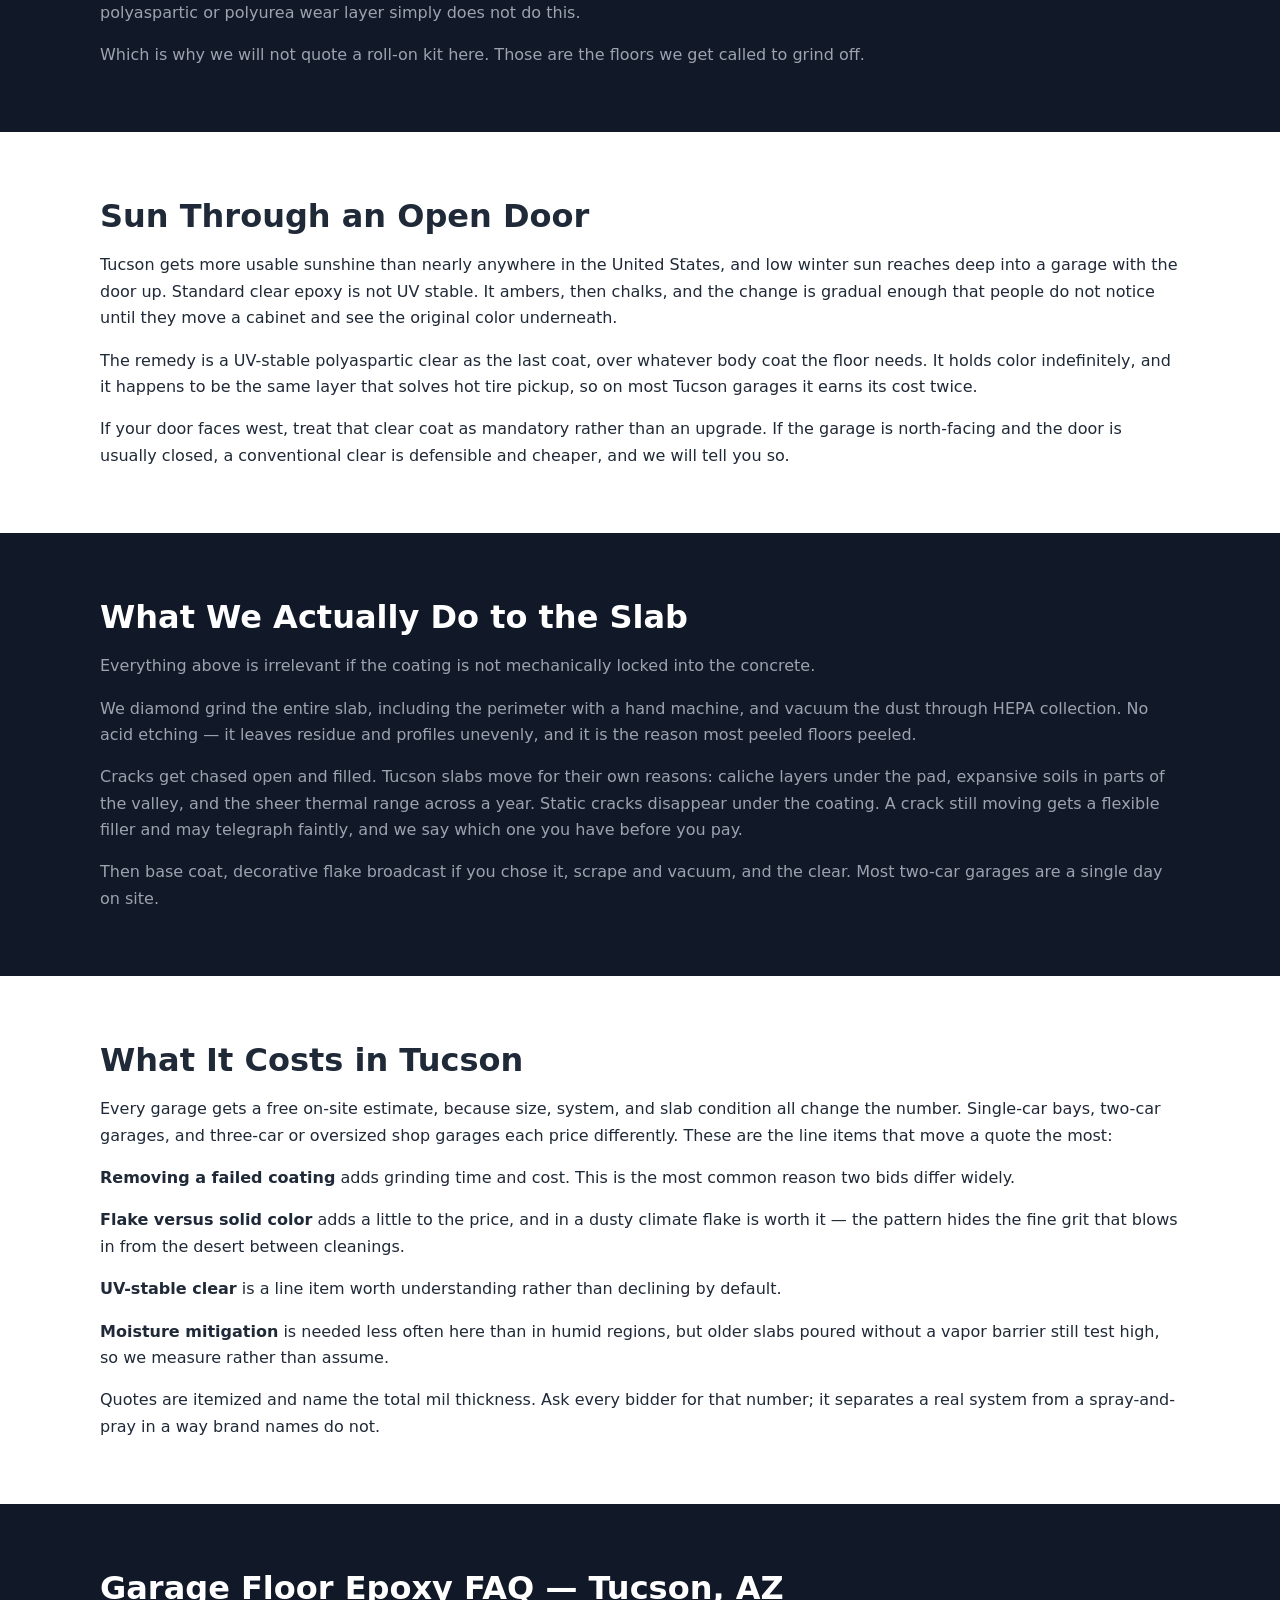
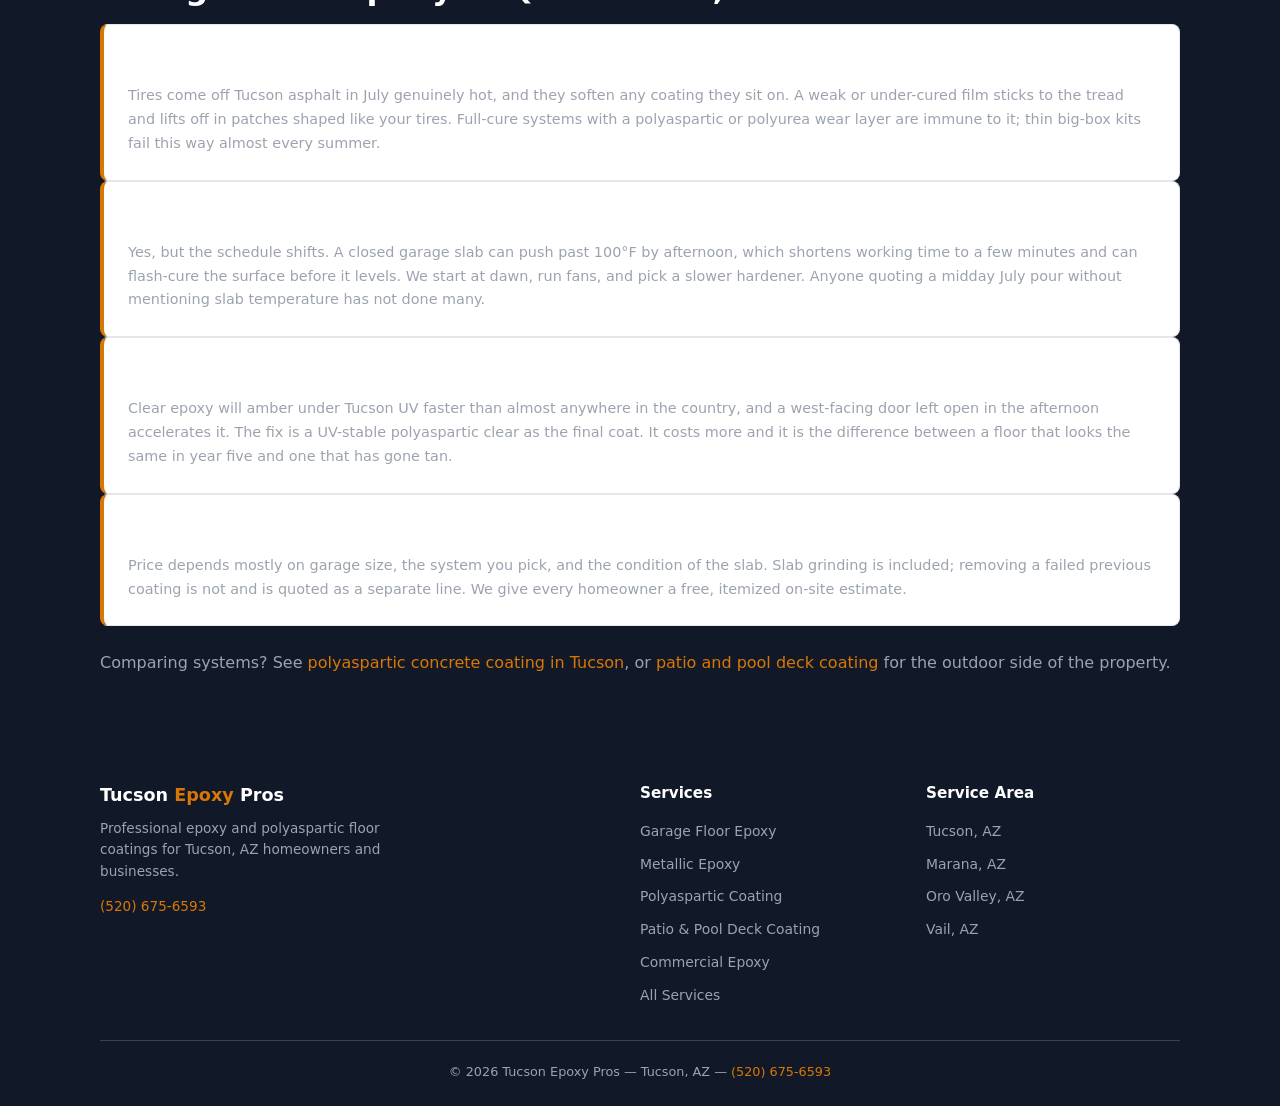
<file: garage-epoxy-flooring-tucson.html>
<!DOCTYPE html>
<html lang="en">
<head>
  <meta charset="UTF-8">
  <meta name="viewport" content="width=device-width, initial-scale=1.0">
  <title>Garage Floor Epoxy Tucson AZ | Tucson Epoxy Pros</title>
  <meta name="description" content="Garage floor epoxy in Tucson, AZ. Built for 150-degree slabs, hot tire pickup and desert UV. Free estimates. Call (520) 675-6593.">
  <link rel="canonical" href="https://www.tucsonazepoxyflooring.com/garage-epoxy-flooring-tucson">
  <link rel="stylesheet" href="styles.css">
  <script type="application/ld+json">
  {
    "@context": "https://schema.org",
    "@type": "LocalBusiness",
    "name": "Tucson Epoxy Pros",
    "telephone": "(520) 675-6593",
    "url": "https://www.tucsonazepoxyflooring.com/",
    "address": { "@type": "PostalAddress", "addressLocality": "Tucson", "addressRegion": "AZ", "addressCountry": "US" },
    "areaServed": "Tucson, AZ",
    "description": "Garage floor epoxy in Tucson, AZ",
    "openingHours": "Mo-Fr 08:00-18:00"
  }
  </script>
  <script type="application/ld+json">
  {
    "@context": "https://schema.org",
    "@type": "FAQPage",
    "mainEntity": [
      {
        "@type": "Question",
        "name": "What is hot tire pickup and why is it worse in Tucson?",
        "acceptedAnswer": { "@type": "Answer", "text": "Tires come off Tucson asphalt in July genuinely hot, and they soften any coating they sit on. A weak or under-cured film sticks to the tread and lifts off in patches shaped like your tires. Full-cure systems with a polyaspartic or polyurea wear layer are immune to it; thin big-box kits fail this way almost every summer." }
      },
      {
        "@type": "Question",
        "name": "Can you install a garage floor in Tucson in the summer?",
        "acceptedAnswer": { "@type": "Answer", "text": "Yes, but the schedule shifts. A closed garage slab can push past 100 degrees by afternoon, which shortens working time to a few minutes and can flash-cure the surface before it levels. We start at dawn, run fans, and pick a slower hardener. Anyone quoting a midday July pour without mentioning slab temperature has not done many." }
      },
      {
        "@type": "Question",
        "name": "Will the sun coming in the door yellow my floor?",
        "acceptedAnswer": { "@type": "Answer", "text": "Clear epoxy will amber under Tucson UV faster than almost anywhere in the country, and a west-facing door left open in the afternoon accelerates it. The fix is a UV-stable polyaspartic clear as the final coat. It costs more and it is the difference between a floor that looks the same in year five and one that has gone tan." }
      },
      {
        "@type": "Question",
        "name": "How much does a garage floor coating cost in Tucson?",
        "acceptedAnswer": { "@type": "Answer", "text": "Price depends mostly on garage size, the system you pick, and the condition of the slab. Slab grinding is included; removing a failed previous coating is not and is quoted as a separate line. We give every homeowner a free, itemized on-site estimate." }
      }
    ]
  }
  </script>
</head>
<body>

<nav class="nav">
  <a href="/" class="nav-logo">Tucson <span>Epoxy</span> Pros</a>
  <ul class="nav-links">
    <li><a href="/">Home</a></li>
    <li class="has-dropdown">
      <a href="/services">Services</a>
      <div class="dropdown-menu">
        <ul class="dropdown-menu-list">
          <li><a href="/garage-epoxy-flooring-tucson">Garage Floor Epoxy</a></li>
          <li><a href="/metallic-epoxy-flooring-tucson">Metallic Epoxy</a></li>
          <li><a href="/polyaspartic-concrete-coating-tucson">Polyaspartic Coating</a></li>
          <li><a href="/patio-pool-deck-coating-tucson">Patio &amp; Pool Deck Coating</a></li>
          <li><a href="/commercial-epoxy-flooring-tucson">Commercial Epoxy</a></li>
        </ul>
      </div>
    </li>
    <li><a href="/commercial-epoxy-flooring-tucson">Commercial</a></li>
    <li><a href="/contact">Contact</a></li>
  </ul>
  <a href="tel:5206756593" class="nav-cta">(520) 675-6593</a>
</nav>

<!-- Intro -->
<section class="section section-light" style="padding-top:3rem;">
  <div class="container">
    <p>A garage in Tucson is not a cold-climate garage with better weather. It is a room whose floor spends four months of the year hotter than most coatings are rated to be installed at, takes tires that arrive off the asphalt at genuinely punishing temperatures, and gets direct low-angle sun through the door every afternoon. Those three facts should drive the entire specification, and most quotes never mention any of them.</p>
  </div>
</section>

<!-- H1 -->
<section class="section section-dark" style="padding:3rem 2rem;">
  <div class="container">
    <p class="section-label" style="color:#d97706;">Residential</p>
    <h1 class="section-title" style="color:#fff;">Garage Floor Epoxy in Tucson, AZ</h1>
    <p style="color:#9ca3af; max-width:600px;">Coatings specified for desert heat, hot tire pickup and UV &mdash; installed on a schedule that respects slab temperature.</p>
    <a href="tel:5206756593" class="btn-primary" style="display:inline-block; margin-top:1.25rem;">Call (520) 675-6593 for a Free Estimate</a>
  </div>
</section>

<!-- Heat -->
<section class="section section-light">
  <div class="container">
    <div class="two-col">
      <div>
        <h2 class="section-title">Heat Is the Design Constraint</h2>
        <p>Concrete in direct Tucson sun runs far above air temperature, and a closed garage bakes all afternoon and gives the heat back overnight. That matters twice: once during installation, and once for the life of the floor.</p>
        <p style="margin-top:1rem;">During installation, resin cures faster as temperature climbs. Working time that would be twenty minutes in a mild climate collapses to a handful, and a coating can skin over before it levels, leaving roller marks that will not flow out. The answer is scheduling rather than product marketing: we start at first light, move air through the space, keep material out of the sun until the moment it is mixed, and select a slower hardener in summer.</p>
        <p style="margin-top:1rem;">For the life of the floor, heat is why cheap systems fail here and survive elsewhere. A film that never reached full hardness stays slightly soft, and soft plus hot tires is the whole failure mechanism.</p>
      </div>
      <div>
        <div class="img-wrap">
          <img src="epoxyflooring3.jpg" alt="garage floor epoxy Tucson AZ" loading="lazy">
        </div>
      </div>
    </div>
  </div>
</section>

<!-- Hot tire -->
<section class="section section-dark">
  <div class="container">
    <p class="section-label" style="color:#d97706;">The Local Failure Mode</p>
    <h2 class="section-title" style="color:#fff;">Hot Tire Pickup, Explained Properly</h2>
    <p style="color:#9ca3af;">This is the single most common way a Tucson garage floor dies, and it is almost always misdiagnosed as a bad product batch.</p>
    <p style="color:#9ca3af; margin-top:1rem;">A tire that has been running on 150-degree asphalt holds that heat for a long time after you park. Sitting on a coating, it does two things: it softens the film directly under the contact patch, and as the rubber cools it contracts and grips. Back the car out the next morning and the coating comes with it, in patches the exact shape of your tread.</p>
    <p style="color:#9ca3af; margin-top:1rem;">It is not caused by heat alone. It is caused by heat acting on a film that never reached full hardness, either because the product was thin, because it cured too fast in summer, or because it never bonded properly to begin with. A correctly built system with a polyaspartic or polyurea wear layer simply does not do this.</p>
    <p style="color:#9ca3af; margin-top:1rem;">Which is why we will not quote a roll-on kit here. Those are the floors we get called to grind off.</p>
  </div>
</section>

<!-- UV -->
<section class="section section-light">
  <div class="container">
    <h2 class="section-title">Sun Through an Open Door</h2>
    <p>Tucson gets more usable sunshine than nearly anywhere in the United States, and low winter sun reaches deep into a garage with the door up. Standard clear epoxy is not UV stable. It ambers, then chalks, and the change is gradual enough that people do not notice until they move a cabinet and see the original color underneath.</p>
    <p style="margin-top:1rem;">The remedy is a UV-stable polyaspartic clear as the last coat, over whatever body coat the floor needs. It holds color indefinitely, and it happens to be the same layer that solves hot tire pickup, so on most Tucson garages it earns its cost twice.</p>
    <p style="margin-top:1rem;">If your door faces west, treat that clear coat as mandatory rather than an upgrade. If the garage is north-facing and the door is usually closed, a conventional clear is defensible and cheaper, and we will tell you so.</p>
  </div>
</section>

<!-- Prep and process -->
<section class="section section-dark">
  <div class="container">
    <h2 class="section-title" style="color:#fff;">What We Actually Do to the Slab</h2>
    <p style="color:#9ca3af;">Everything above is irrelevant if the coating is not mechanically locked into the concrete.</p>
    <p style="color:#9ca3af; margin-top:1rem;">We diamond grind the entire slab, including the perimeter with a hand machine, and vacuum the dust through HEPA collection. No acid etching &mdash; it leaves residue and profiles unevenly, and it is the reason most peeled floors peeled.</p>
    <p style="color:#9ca3af; margin-top:1rem;">Cracks get chased open and filled. Tucson slabs move for their own reasons: caliche layers under the pad, expansive soils in parts of the valley, and the sheer thermal range across a year. Static cracks disappear under the coating. A crack still moving gets a flexible filler and may telegraph faintly, and we say which one you have before you pay.</p>
    <p style="color:#9ca3af; margin-top:1rem;">Then base coat, decorative flake broadcast if you chose it, scrape and vacuum, and the clear. Most two-car garages are a single day on site.</p>
  </div>
</section>

<!-- Cost -->
<section class="section section-light">
  <div class="container">
    <h2 class="section-title">What It Costs in Tucson</h2>
    <p>Every garage gets a free on-site estimate, because size, system, and slab condition all change the number. Single-car bays, two-car garages, and three-car or oversized shop garages each price differently. These are the line items that move a quote the most:</p>
    <p style="margin-top:1rem;"><strong>Removing a failed coating</strong> adds grinding time and cost. This is the most common reason two bids differ widely.</p>
    <p style="margin-top:1rem;"><strong>Flake versus solid color</strong> adds a little to the price, and in a dusty climate flake is worth it &mdash; the pattern hides the fine grit that blows in from the desert between cleanings.</p>
    <p style="margin-top:1rem;"><strong>UV-stable clear</strong> is a line item worth understanding rather than declining by default.</p>
    <p style="margin-top:1rem;"><strong>Moisture mitigation</strong> is needed less often here than in humid regions, but older slabs poured without a vapor barrier still test high, so we measure rather than assume.</p>
    <p style="margin-top:1rem;">Quotes are itemized and name the total mil thickness. Ask every bidder for that number; it separates a real system from a spray-and-pray in a way brand names do not.</p>
  </div>
</section>

<!-- FAQ -->
<section class="section section-dark">
  <div class="container">
    <h2 class="section-title" style="color:#fff;">Garage Floor Epoxy FAQ &mdash; Tucson, AZ</h2>
    <div class="faq-item">
      <h3 style="color:#fff;">What is hot tire pickup and why is it worse in Tucson?</h3>
      <p style="color:#9ca3af;">Tires come off Tucson asphalt in July genuinely hot, and they soften any coating they sit on. A weak or under-cured film sticks to the tread and lifts off in patches shaped like your tires. Full-cure systems with a polyaspartic or polyurea wear layer are immune to it; thin big-box kits fail this way almost every summer.</p>
    </div>
    <div class="faq-item">
      <h3 style="color:#fff;">Can you install a garage floor in Tucson in the summer?</h3>
      <p style="color:#9ca3af;">Yes, but the schedule shifts. A closed garage slab can push past 100&#176;F by afternoon, which shortens working time to a few minutes and can flash-cure the surface before it levels. We start at dawn, run fans, and pick a slower hardener. Anyone quoting a midday July pour without mentioning slab temperature has not done many.</p>
    </div>
    <div class="faq-item">
      <h3 style="color:#fff;">Will the sun coming in the door yellow my floor?</h3>
      <p style="color:#9ca3af;">Clear epoxy will amber under Tucson UV faster than almost anywhere in the country, and a west-facing door left open in the afternoon accelerates it. The fix is a UV-stable polyaspartic clear as the final coat. It costs more and it is the difference between a floor that looks the same in year five and one that has gone tan.</p>
    </div>
    <div class="faq-item">
      <h3 style="color:#fff;">How much does a garage floor coating cost in Tucson?</h3>
      <p style="color:#9ca3af;">Price depends mostly on garage size, the system you pick, and the condition of the slab. Slab grinding is included; removing a failed previous coating is not and is quoted as a separate line. We give every homeowner a free, itemized on-site estimate.</p>
    </div>
    <p style="color:#9ca3af; margin-top:1.5rem;">Comparing systems? See <a href="/polyaspartic-concrete-coating-tucson" style="color:#d97706;">polyaspartic concrete coating in Tucson</a>, or <a href="/patio-pool-deck-coating-tucson" style="color:#d97706;">patio and pool deck coating</a> for the outdoor side of the property.</p>
  </div>
</section>

<footer class="footer">
  <div class="footer-inner">
    <div>
      <div class="footer-logo">Tucson <span>Epoxy</span> Pros</div>
      <p class="footer-desc">Professional epoxy and polyaspartic floor coatings for Tucson, AZ homeowners and businesses.</p>
      <p style="margin-top:0.75rem; font-size:0.85rem;"><a href="tel:5206756593" style="color:#d97706;">(520) 675-6593</a></p>
    </div>
    <div>
      <h4>Services</h4>
      <ul>
        <li><a href="/garage-epoxy-flooring-tucson">Garage Floor Epoxy</a></li>
        <li><a href="/metallic-epoxy-flooring-tucson">Metallic Epoxy</a></li>
        <li><a href="/polyaspartic-concrete-coating-tucson">Polyaspartic Coating</a></li>
        <li><a href="/patio-pool-deck-coating-tucson">Patio &amp; Pool Deck Coating</a></li>
        <li><a href="/commercial-epoxy-flooring-tucson">Commercial Epoxy</a></li>
        <li><a href="/services">All Services</a></li>
      </ul>
    </div>
    <div>
      <h4>Service Area</h4>
      <ul>
        <li><a href="/">Tucson, AZ</a></li>
        <li><a href="/">Marana, AZ</a></li>
        <li><a href="/">Oro Valley, AZ</a></li>
        <li><a href="/">Vail, AZ</a></li>
      </ul>
    </div>
  </div>
  <div class="footer-bottom">
    <p>&copy; 2026 Tucson Epoxy Pros &mdash; Tucson, AZ &mdash; <a href="tel:5206756593">(520) 675-6593</a></p>
  </div>
</footer>

</body>
</html>
</file>
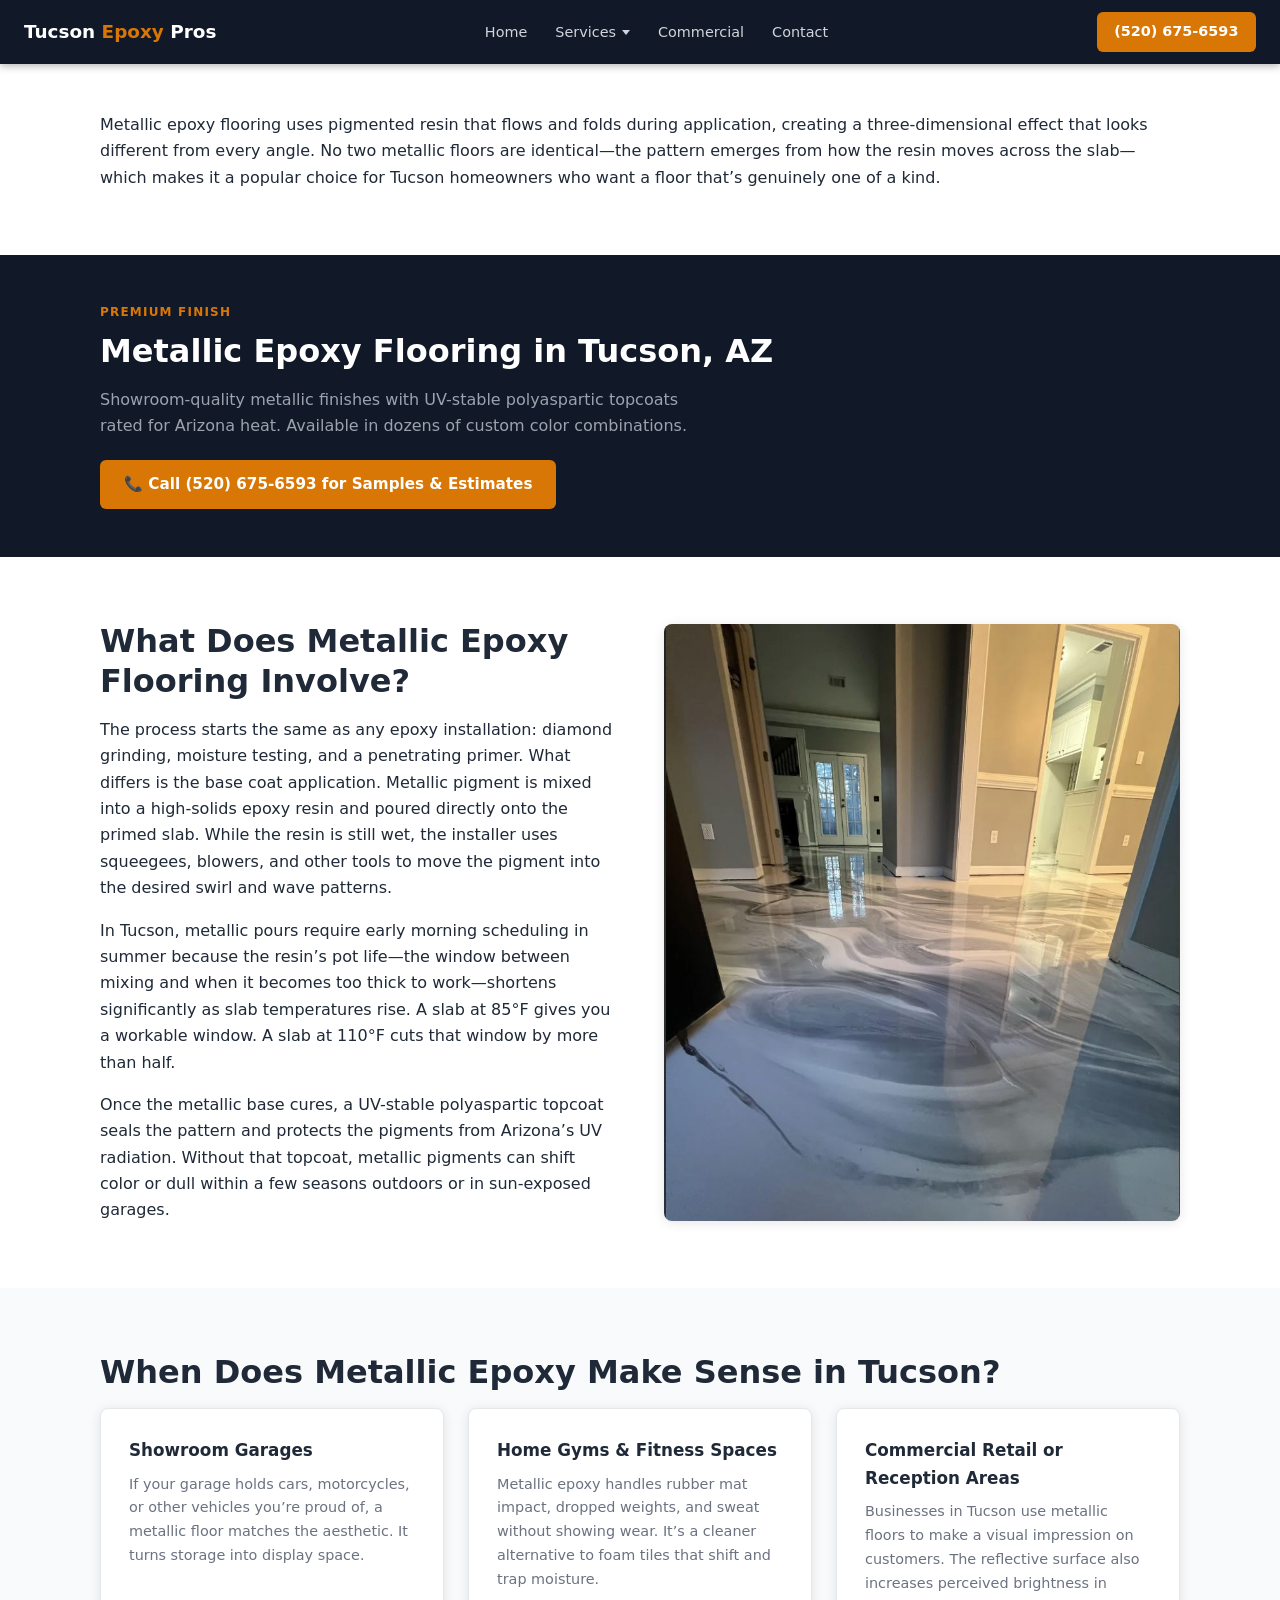
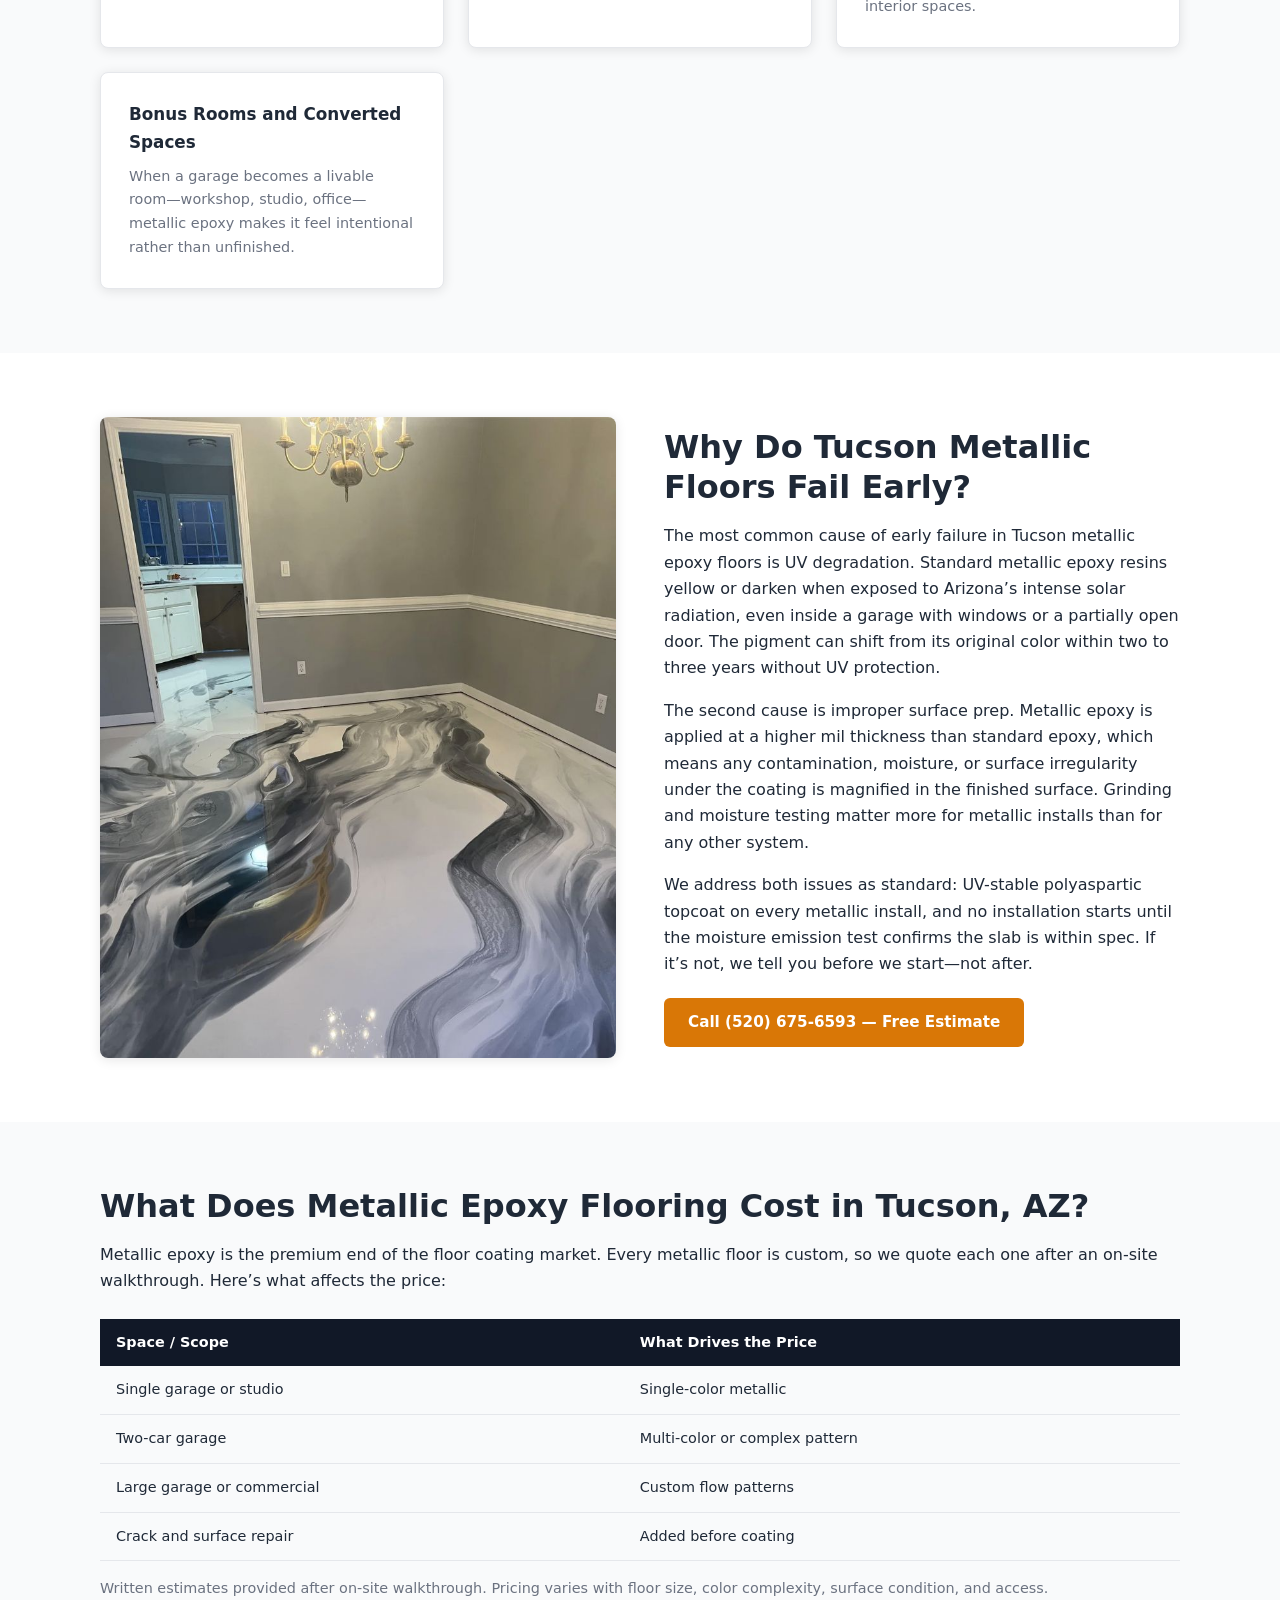
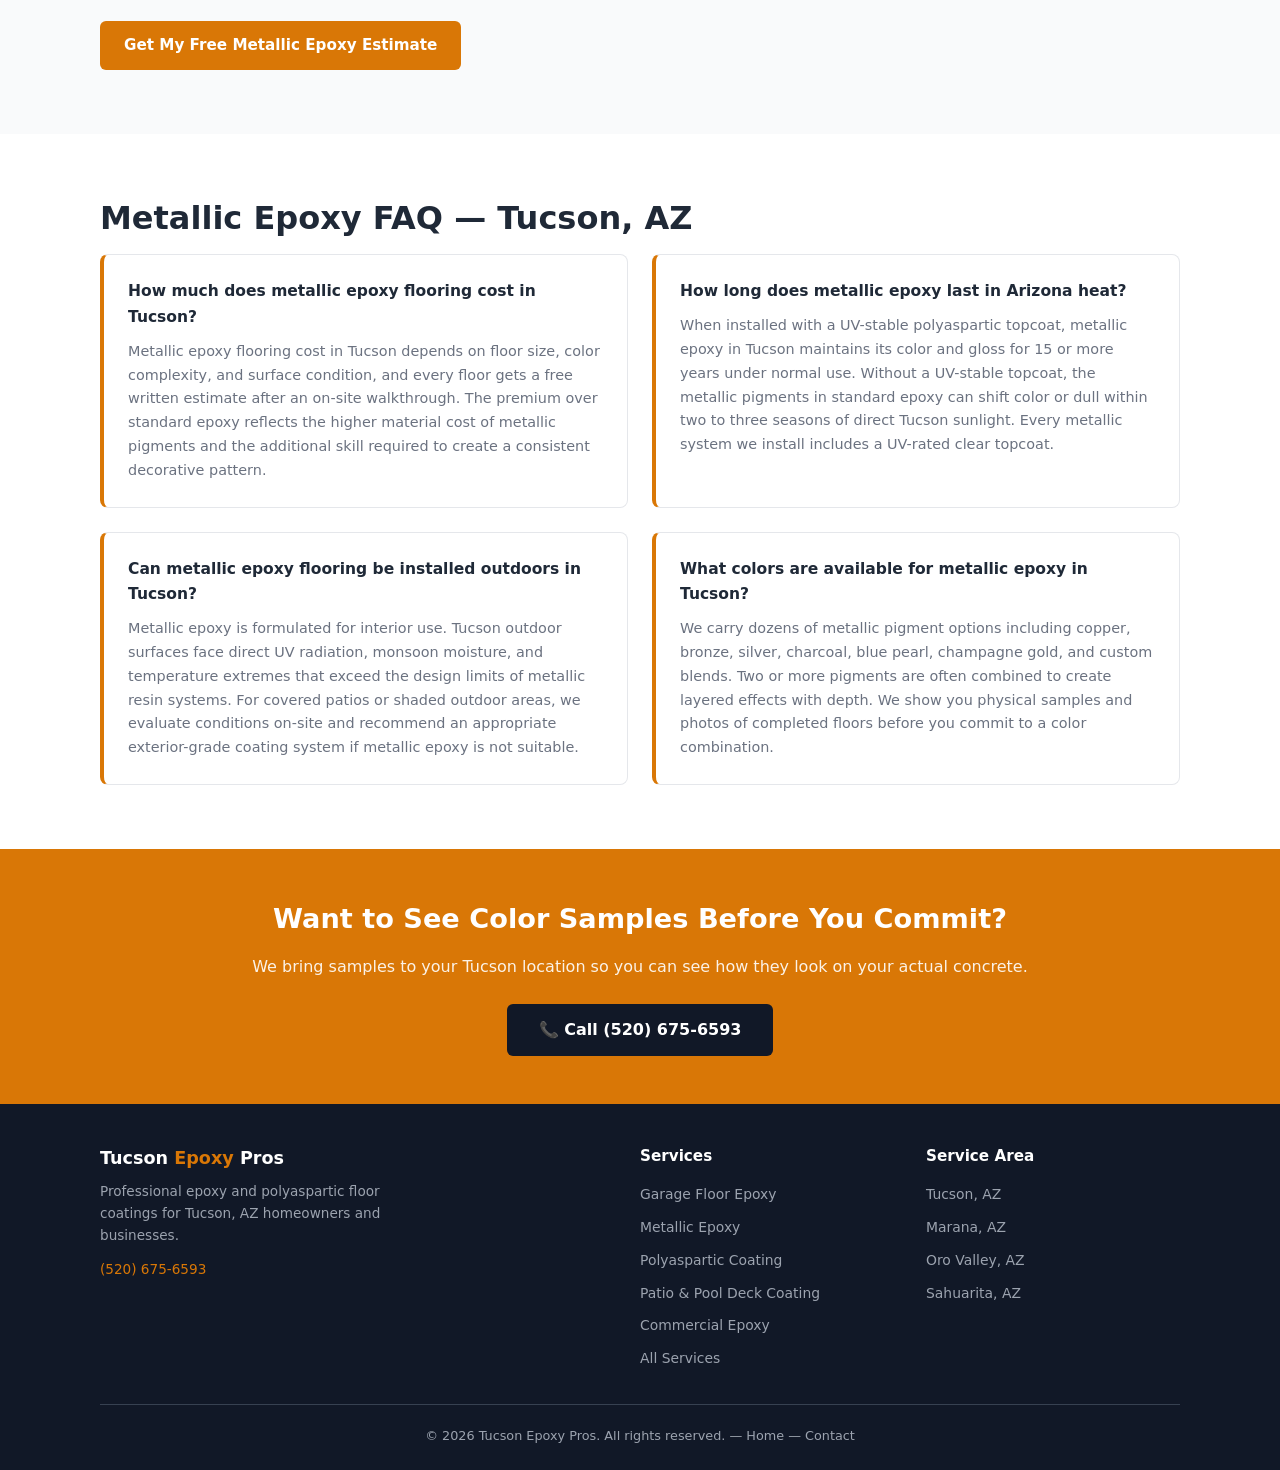
<file: metallic-epoxy-flooring-tucson.html>
<!DOCTYPE html>
<html lang="en">
<head>
  <meta charset="UTF-8">
  <meta name="viewport" content="width=device-width, initial-scale=1.0">
  <title>Metallic Epoxy Flooring Tucson AZ | Tucson Epoxy Pros</title>
  <meta name="description" content="Metallic epoxy flooring in Tucson, AZ. Custom swirled finishes for garages, showrooms &amp; living spaces. UV-stable &amp; heat-rated. Call (520) 675-6593 free estimate.">
  <link rel="canonical" href="https://www.tucsonazepoxyflooring.com/metallic-epoxy-flooring-tucson">
  <link rel="stylesheet" href="styles.css">
  <script type="application/ld+json">
  {
    "@context": "https://schema.org",
    "@type": "LocalBusiness",
    "name": "Tucson Epoxy Pros",
    "telephone": "(520) 675-6593",
    "url": "https://tucsonazepoxyflooring.com",
    "address": {
      "@type": "PostalAddress",
      "addressLocality": "Tucson",
      "addressRegion": "AZ",
      "addressCountry": "US"
    },
    "areaServed": "Tucson, AZ",
    "description": "Metallic epoxy flooring in Tucson, AZ",
    "openingHours": "Mo-Fr 08:00-18:00"
  }
  </script>
  <script type="application/ld+json">
  {
    "@context": "https://schema.org",
    "@type": "FAQPage",
    "mainEntity": [
      {
        "@type": "Question",
        "name": "How much does metallic epoxy flooring cost in Tucson?",
        "acceptedAnswer": {
          "@type": "Answer",
          "text": "Metallic epoxy flooring cost in Tucson depends on floor size, color complexity, and surface condition, and every floor gets a free written estimate after an on-site walkthrough. The premium over standard epoxy reflects the higher material cost of metallic pigments and the additional skill required to create a consistent decorative pattern."
        }
      },
      {
        "@type": "Question",
        "name": "How long does metallic epoxy last in Arizona heat?",
        "acceptedAnswer": {
          "@type": "Answer",
          "text": "When installed with a UV-stable polyaspartic topcoat, metallic epoxy in Tucson maintains its color and gloss for 15 or more years under normal use. Without a UV-stable topcoat, the metallic pigments in standard epoxy can shift color or dull within two to three seasons of direct Tucson sunlight. Every metallic system we install includes a UV-rated clear topcoat."
        }
      },
      {
        "@type": "Question",
        "name": "Can metallic epoxy flooring be installed outdoors in Tucson?",
        "acceptedAnswer": {
          "@type": "Answer",
          "text": "Metallic epoxy is formulated for interior use. Tucson outdoor surfaces face direct UV radiation, monsoon moisture, and temperature extremes that exceed the design limits of metallic resin systems. For covered patios or shaded outdoor areas, we evaluate conditions on-site and recommend an appropriate exterior-grade coating system if metallic epoxy is not suitable."
        }
      },
      {
        "@type": "Question",
        "name": "What colors are available for metallic epoxy in Tucson?",
        "acceptedAnswer": {
          "@type": "Answer",
          "text": "We carry dozens of metallic pigment options including copper, bronze, silver, charcoal, blue pearl, champagne gold, and custom blends. Two or more pigments are often combined to create layered effects with depth. We show you physical samples and photos of completed floors before you commit to a color combination."
        }
      }
    ]
  }
  </script>
</head>
<body>

<nav class="nav">
  <a href="/" class="nav-logo">Tucson <span>Epoxy</span> Pros</a>
  <ul class="nav-links">
    <li><a href="/">Home</a></li>
    <li class="has-dropdown">
      <a href="/services">Services</a>
      <div class="dropdown-menu">
        <ul class="dropdown-menu-list">
          <li><a href="/garage-epoxy-flooring-tucson">Garage Floor Epoxy</a></li>
          <li><a href="/metallic-epoxy-flooring-tucson">Metallic Epoxy</a></li>
          <li><a href="/polyaspartic-concrete-coating-tucson">Polyaspartic Coating</a></li>
          <li><a href="/patio-pool-deck-coating-tucson">Patio &amp; Pool Deck Coating</a></li>
          <li><a href="/commercial-epoxy-flooring-tucson">Commercial Epoxy</a></li>
        </ul>
      </div>
    </li>
    <li><a href="/commercial-epoxy-flooring-tucson">Commercial</a></li>
    <li><a href="/contact">Contact</a></li>
  </ul>
  <a href="tel:5206756593" class="nav-cta">(520) 675-6593</a>
</nav>

<!-- Intro -->
<section class="section section-light" style="padding-top:3rem;">
  <div class="container">
    <p>Metallic epoxy flooring uses pigmented resin that flows and folds during application, creating a three-dimensional effect that looks different from every angle. No two metallic floors are identical—the pattern emerges from how the resin moves across the slab—which makes it a popular choice for Tucson homeowners who want a floor that’s genuinely one of a kind.</p>
  </div>
</section>

<!-- H1 -->
<section class="section section-dark" style="padding:3rem 2rem;">
  <div class="container">
    <p class="section-label" style="color:#d97706;">Premium Finish</p>
    <h1 class="section-title" style="color:#fff;">Metallic Epoxy Flooring in Tucson, AZ</h1>
    <p style="color:#9ca3af; max-width:600px;">Showroom-quality metallic finishes with UV-stable polyaspartic topcoats rated for Arizona heat. Available in dozens of custom color combinations.</p>
    <a href="tel:5206756593" class="btn-primary" style="display:inline-block; margin-top:1.25rem;">📞 Call (520) 675-6593 for Samples &amp; Estimates</a>
  </div>
</section>

<!-- What Does It Involve -->
<section class="section section-light">
  <div class="container">
    <div class="two-col">
      <div>
        <h2 class="section-title">What Does Metallic Epoxy Flooring Involve?</h2>
        <p>The process starts the same as any epoxy installation: diamond grinding, moisture testing, and a penetrating primer. What differs is the base coat application. Metallic pigment is mixed into a high-solids epoxy resin and poured directly onto the primed slab. While the resin is still wet, the installer uses squeegees, blowers, and other tools to move the pigment into the desired swirl and wave patterns.</p>
        <p style="margin-top:1rem;">In Tucson, metallic pours require early morning scheduling in summer because the resin’s pot life—the window between mixing and when it becomes too thick to work—shortens significantly as slab temperatures rise. A slab at 85°F gives you a workable window. A slab at 110°F cuts that window by more than half.</p>
        <p style="margin-top:1rem;">Once the metallic base cures, a UV-stable polyaspartic topcoat seals the pattern and protects the pigments from Arizona’s UV radiation. Without that topcoat, metallic pigments can shift color or dull within a few seasons outdoors or in sun-exposed garages.</p>
      </div>
      <div>
        <div class="img-wrap">
          <img src="epoxyflooring4.jpg"
               alt="metallic epoxy flooring Tucson AZ" loading="lazy">
        </div>
      </div>
    </div>
  </div>
</section>

<!-- When Do You Need It -->
<section class="section section-gray">
  <div class="container">
    <h2 class="section-title">When Does Metallic Epoxy Make Sense in Tucson?</h2>
    <div class="card-grid">
      <div class="card">
        <h3>Showroom Garages</h3>
        <p>If your garage holds cars, motorcycles, or other vehicles you’re proud of, a metallic floor matches the aesthetic. It turns storage into display space.</p>
      </div>
      <div class="card">
        <h3>Home Gyms &amp; Fitness Spaces</h3>
        <p>Metallic epoxy handles rubber mat impact, dropped weights, and sweat without showing wear. It’s a cleaner alternative to foam tiles that shift and trap moisture.</p>
      </div>
      <div class="card">
        <h3>Commercial Retail or Reception Areas</h3>
        <p>Businesses in Tucson use metallic floors to make a visual impression on customers. The reflective surface also increases perceived brightness in interior spaces.</p>
      </div>
      <div class="card">
        <h3>Bonus Rooms and Converted Spaces</h3>
        <p>When a garage becomes a livable room—workshop, studio, office—metallic epoxy makes it feel intentional rather than unfinished.</p>
      </div>
    </div>
  </div>
</section>

<!-- Why Tucson-Specific -->
<section class="section section-light">
  <div class="container">
    <div class="two-col">
      <div>
        <div class="img-wrap">
          <img src="epoxyflooring5.jpg"
               alt="metallic epoxy floor coating application Tucson" loading="lazy">
        </div>
      </div>
      <div>
        <h2 class="section-title">Why Do Tucson Metallic Floors Fail Early?</h2>
        <p>The most common cause of early failure in Tucson metallic epoxy floors is UV degradation. Standard metallic epoxy resins yellow or darken when exposed to Arizona’s intense solar radiation, even inside a garage with windows or a partially open door. The pigment can shift from its original color within two to three years without UV protection.</p>
        <p style="margin-top:1rem;">The second cause is improper surface prep. Metallic epoxy is applied at a higher mil thickness than standard epoxy, which means any contamination, moisture, or surface irregularity under the coating is magnified in the finished surface. Grinding and moisture testing matter more for metallic installs than for any other system.</p>
        <p style="margin-top:1rem;">We address both issues as standard: UV-stable polyaspartic topcoat on every metallic install, and no installation starts until the moisture emission test confirms the slab is within spec. If it’s not, we tell you before we start—not after.</p>
        <a href="tel:5206756593" class="btn-primary" style="display:inline-block; margin-top:1.25rem;">Call (520) 675-6593 — Free Estimate</a>
      </div>
    </div>
  </div>
</section>

<!-- Cost -->
<section class="section section-gray">
  <div class="container">
    <h2 class="section-title">What Does Metallic Epoxy Flooring Cost in Tucson, AZ?</h2>
    <p style="margin-bottom:1.5rem;">Metallic epoxy is the premium end of the floor coating market. Every metallic floor is custom, so we quote each one after an on-site walkthrough. Here&rsquo;s what affects the price:</p>
    <table class="cost-table">
      <thead>
        <tr><th>Space / Scope</th><th>What Drives the Price</th></tr>
      </thead>
      <tbody>
        <tr><td>Single garage or studio</td><td>Single-color metallic</td></tr>
        <tr><td>Two-car garage</td><td>Multi-color or complex pattern</td></tr>
        <tr><td>Large garage or commercial</td><td>Custom flow patterns</td></tr>
        <tr><td>Crack and surface repair</td><td>Added before coating</td></tr>
      </tbody>
    </table>
    <p style="margin-top:1rem; color:#6b7280; font-size:0.9rem;">Written estimates provided after on-site walkthrough. Pricing varies with floor size, color complexity, surface condition, and access.</p>
    <a href="tel:5206756593" class="btn-primary" style="display:inline-block; margin-top:1.25rem;">Get My Free Metallic Epoxy Estimate</a>
  </div>
</section>

<!-- FAQ -->
<section class="section section-light">
  <div class="container">
    <h2 class="section-title">Metallic Epoxy FAQ — Tucson, AZ</h2>
    <div class="faq-grid">
      <div class="faq-item">
        <h3>How much does metallic epoxy flooring cost in Tucson?</h3>
        <p>Metallic epoxy flooring cost in Tucson depends on floor size, color complexity, and surface condition, and every floor gets a free written estimate after an on-site walkthrough. The premium over standard epoxy reflects the higher material cost of metallic pigments and the additional skill required to create a consistent decorative pattern.</p>
      </div>
      <div class="faq-item">
        <h3>How long does metallic epoxy last in Arizona heat?</h3>
        <p>When installed with a UV-stable polyaspartic topcoat, metallic epoxy in Tucson maintains its color and gloss for 15 or more years under normal use. Without a UV-stable topcoat, the metallic pigments in standard epoxy can shift color or dull within two to three seasons of direct Tucson sunlight. Every metallic system we install includes a UV-rated clear topcoat.</p>
      </div>
      <div class="faq-item">
        <h3>Can metallic epoxy flooring be installed outdoors in Tucson?</h3>
        <p>Metallic epoxy is formulated for interior use. Tucson outdoor surfaces face direct UV radiation, monsoon moisture, and temperature extremes that exceed the design limits of metallic resin systems. For covered patios or shaded outdoor areas, we evaluate conditions on-site and recommend an appropriate exterior-grade coating system if metallic epoxy is not suitable.</p>
      </div>
      <div class="faq-item">
        <h3>What colors are available for metallic epoxy in Tucson?</h3>
        <p>We carry dozens of metallic pigment options including copper, bronze, silver, charcoal, blue pearl, champagne gold, and custom blends. Two or more pigments are often combined to create layered effects with depth. We show you physical samples and photos of completed floors before you commit to a color combination.</p>
      </div>
    </div>
  </div>
</section>

<div class="cta-banner">
  <h2>Want to See Color Samples Before You Commit?</h2>
  <p>We bring samples to your Tucson location so you can see how they look on your actual concrete.</p>
  <a href="tel:5206756593" class="btn-dark">📞 Call (520) 675-6593</a>
</div>

<footer class="footer">
  <div class="footer-inner">
    <div>
      <div class="footer-logo">Tucson <span>Epoxy</span> Pros</div>
      <p class="footer-desc">Professional epoxy and polyaspartic floor coatings for Tucson, AZ homeowners and businesses.</p>
      <p style="margin-top:0.75rem; font-size:0.85rem;"><a href="tel:5206756593" style="color:#d97706;">(520) 675-6593</a></p>
    </div>
    <div>
      <h4>Services</h4>
      <ul>
        <li><a href="/garage-epoxy-flooring-tucson">Garage Floor Epoxy</a></li>
        <li><a href="/metallic-epoxy-flooring-tucson">Metallic Epoxy</a></li>
        <li><a href="/polyaspartic-concrete-coating-tucson">Polyaspartic Coating</a></li>
        <li><a href="/patio-pool-deck-coating-tucson">Patio &amp; Pool Deck Coating</a></li>
        <li><a href="/commercial-epoxy-flooring-tucson">Commercial Epoxy</a></li>
        <li><a href="/services">All Services</a></li>
      </ul>
    </div>
    <div>
      <h4>Service Area</h4>
      <ul>
        <li><a href="/">Tucson, AZ</a></li>
        <li><a href="/">Marana, AZ</a></li>
        <li><a href="/">Oro Valley, AZ</a></li>
        <li><a href="/">Sahuarita, AZ</a></li>
      </ul>
    </div>
  </div>
  <div class="footer-bottom">
    <p>© 2026 Tucson Epoxy Pros. All rights reserved. — <a href="/" style="color:#9ca3af;">Home</a> — <a href="/contact" style="color:#9ca3af;">Contact</a></p>
  </div>
</footer>

</body>
</html>
</file>
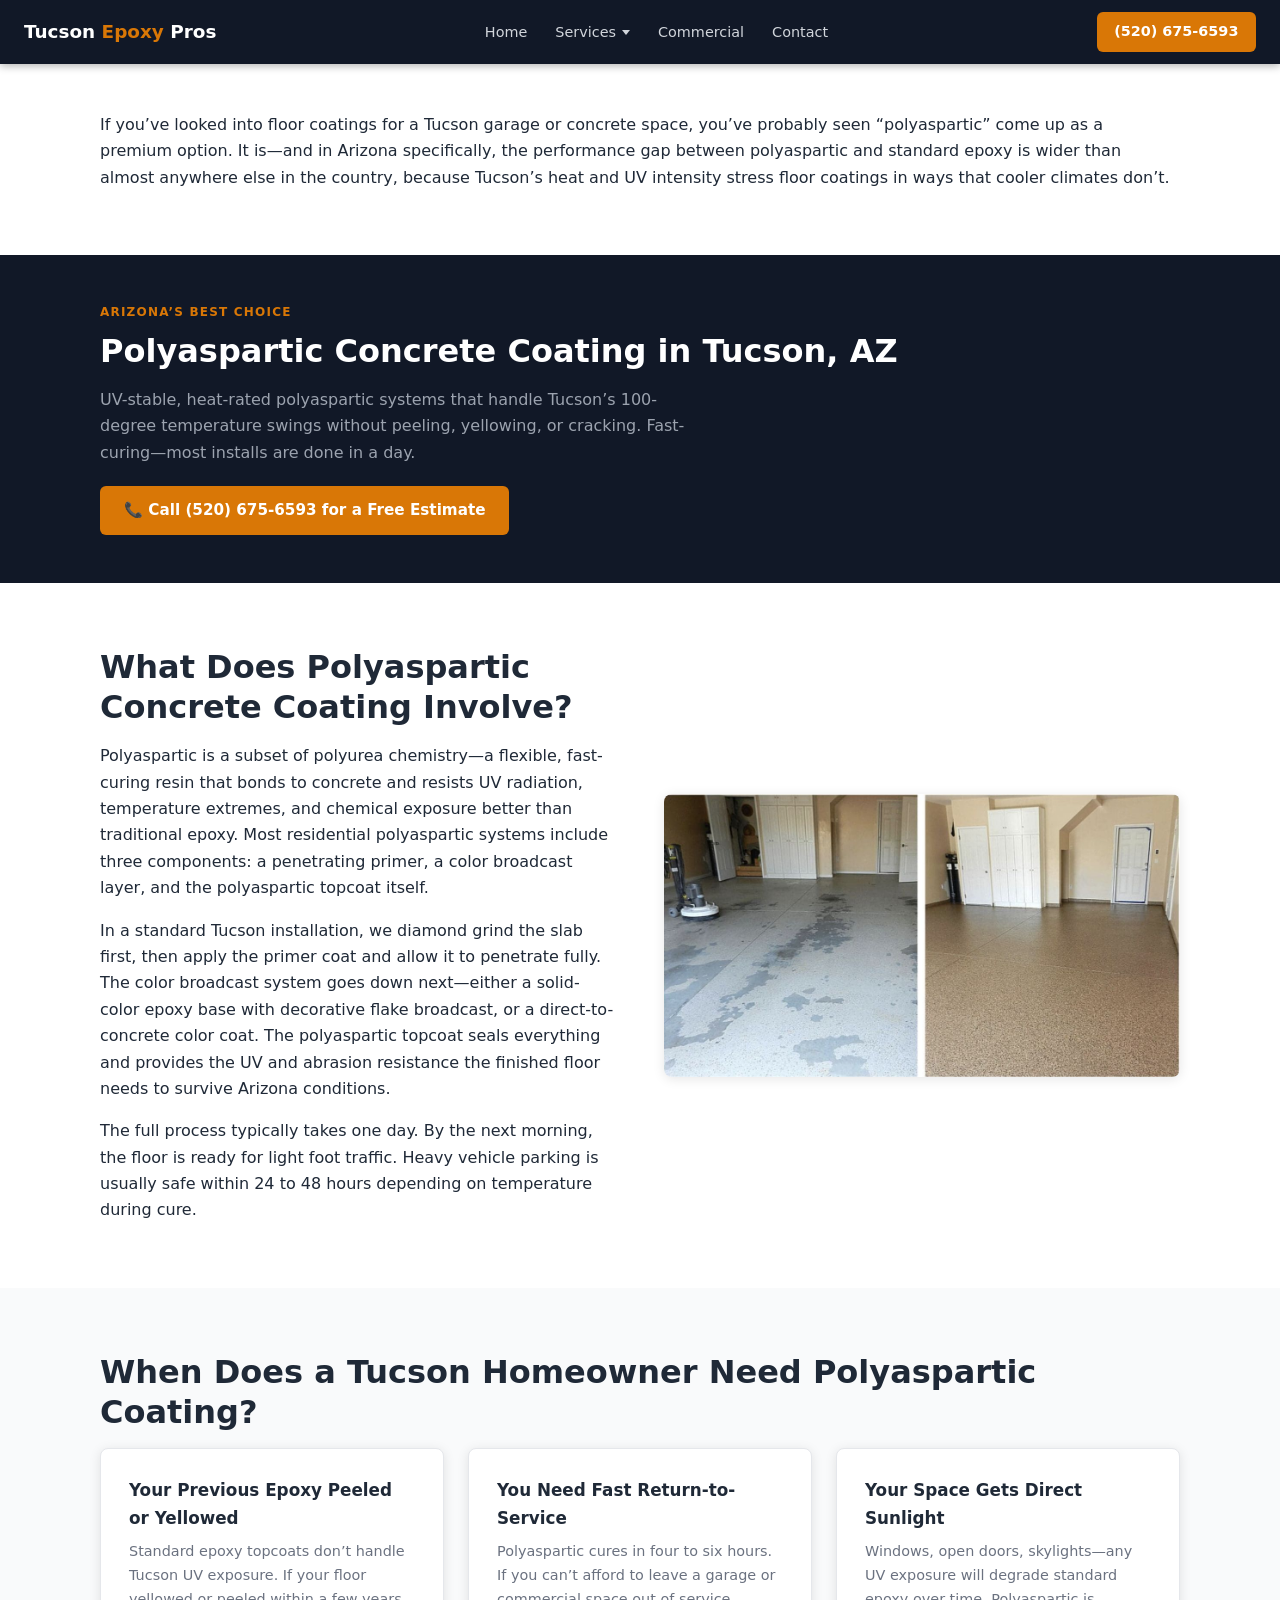
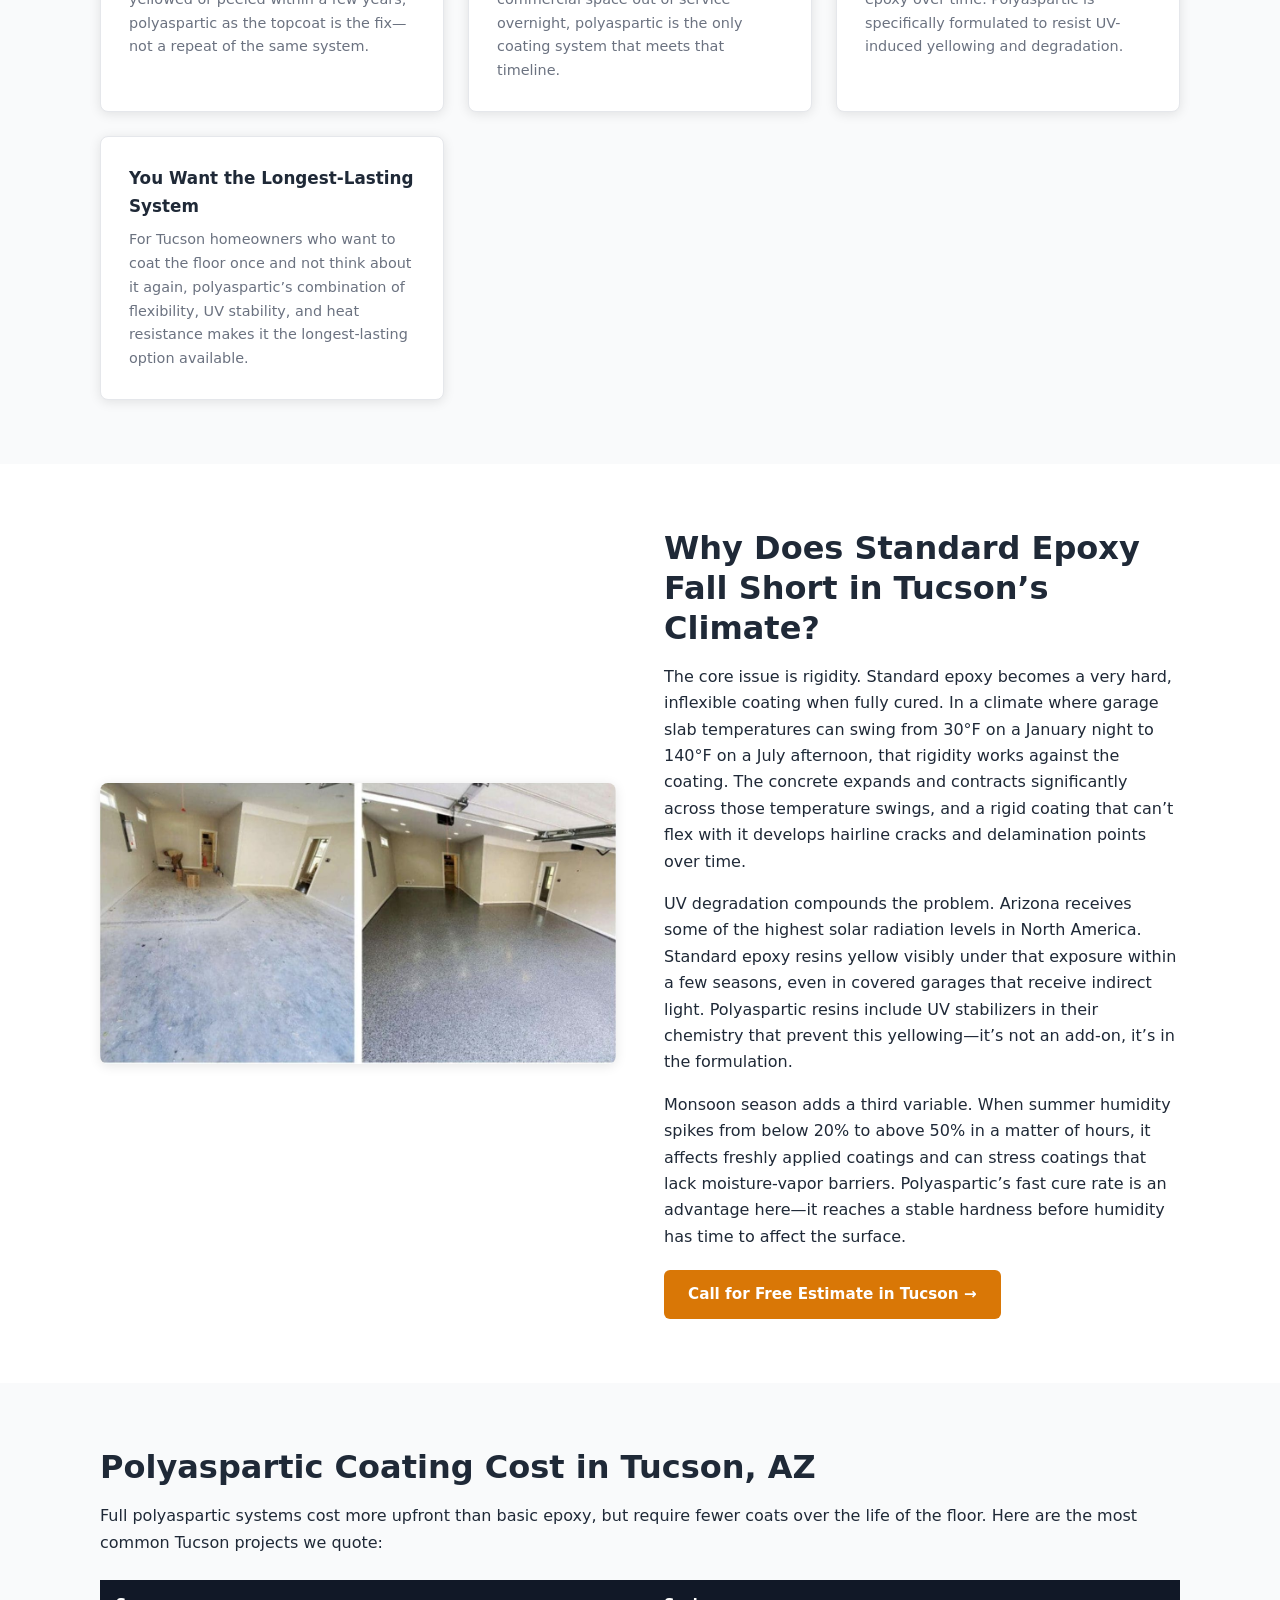
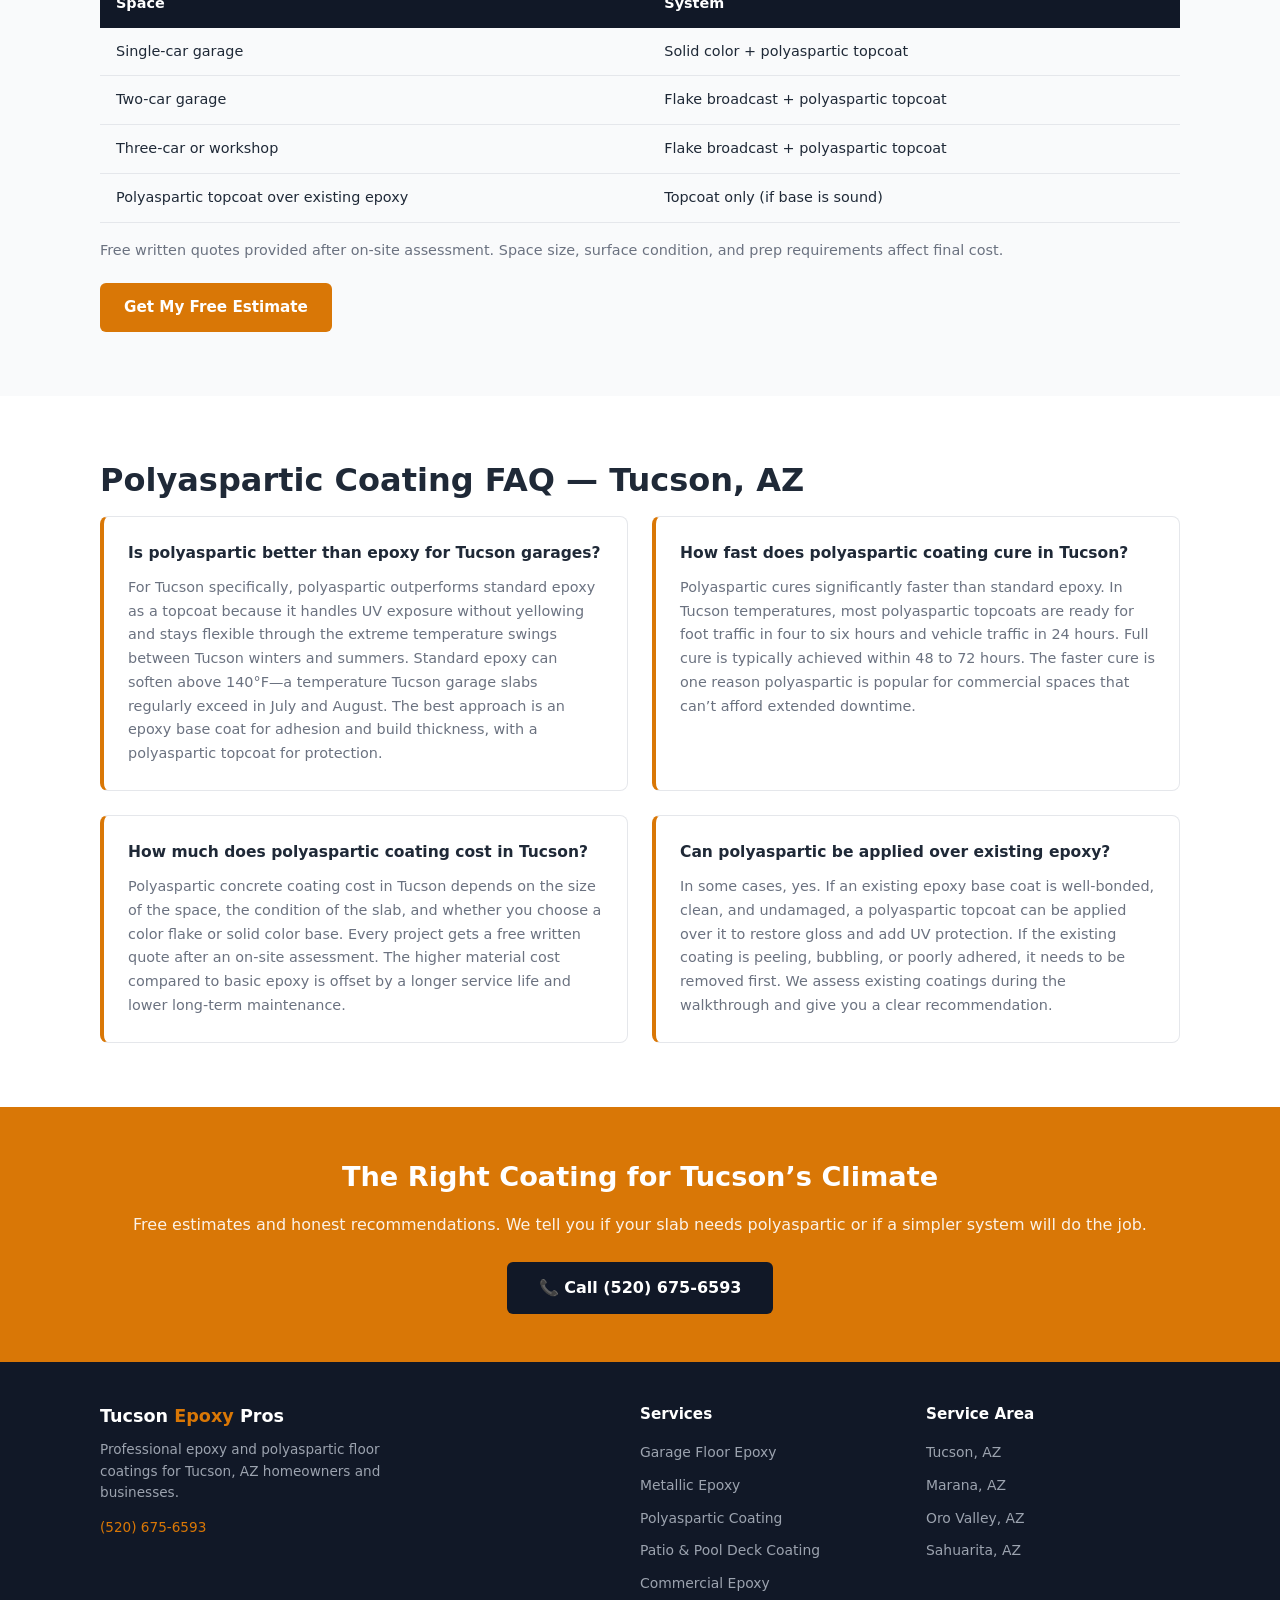
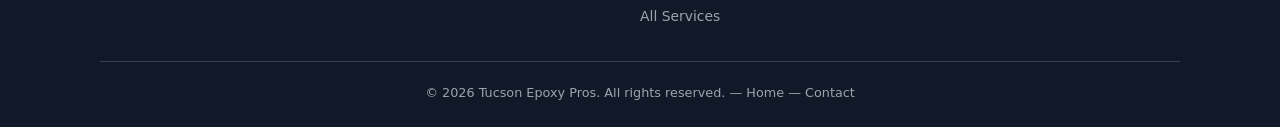
<file: polyaspartic-concrete-coating-tucson.html>
<!DOCTYPE html>
<html lang="en">
<head>
  <meta charset="UTF-8">
  <meta name="viewport" content="width=device-width, initial-scale=1.0">
  <title>Polyaspartic Concrete Coating Tucson AZ | Tucson Epoxy Pros</title>
  <meta name="description" content="Polyaspartic concrete coating in Tucson, AZ. UV-stable, heat-rated &amp; fast-curing. Best floor coating for Arizona desert climate. Free estimates — (520) 675-6593.">
  <link rel="canonical" href="https://www.tucsonazepoxyflooring.com/polyaspartic-concrete-coating-tucson">
  <link rel="stylesheet" href="styles.css">
  <script type="application/ld+json">
  {
    "@context": "https://schema.org",
    "@type": "LocalBusiness",
    "name": "Tucson Epoxy Pros",
    "telephone": "(520) 675-6593",
    "url": "https://tucsonazepoxyflooring.com",
    "address": {
      "@type": "PostalAddress",
      "addressLocality": "Tucson",
      "addressRegion": "AZ",
      "addressCountry": "US"
    },
    "areaServed": "Tucson, AZ",
    "description": "Polyaspartic concrete coating in Tucson, AZ",
    "openingHours": "Mo-Fr 08:00-18:00"
  }
  </script>
  <script type="application/ld+json">
  {
    "@context": "https://schema.org",
    "@type": "FAQPage",
    "mainEntity": [
      {
        "@type": "Question",
        "name": "Is polyaspartic better than epoxy for Tucson garages?",
        "acceptedAnswer": {
          "@type": "Answer",
          "text": "For Tucson specifically, polyaspartic outperforms standard epoxy as a topcoat because it handles UV exposure without yellowing and stays flexible through the extreme temperature swings between Tucson winters and summers. Standard epoxy can soften above 140°F—a temperature Tucson garage slabs regularly exceed in July and August. The best approach is an epoxy base coat for adhesion and build thickness, with a polyaspartic topcoat for protection."
        }
      },
      {
        "@type": "Question",
        "name": "How fast does polyaspartic coating cure in Tucson?",
        "acceptedAnswer": {
          "@type": "Answer",
          "text": "Polyaspartic cures significantly faster than standard epoxy. In Tucson temperatures, most polyaspartic topcoats are ready for foot traffic in four to six hours and vehicle traffic in 24 hours. Full cure is typically achieved within 48 to 72 hours. The faster cure is one reason polyaspartic is popular for commercial spaces that can’t afford extended downtime."
        }
      },
      {
        "@type": "Question",
        "name": "How much does polyaspartic coating cost in Tucson?",
        "acceptedAnswer": {
          "@type": "Answer",
          "text": "Polyaspartic concrete coating cost in Tucson depends on the size of the space, the condition of the slab, and whether you choose a color flake or solid color base. Every project gets a free written quote after an on-site assessment. The higher material cost compared to basic epoxy is offset by a longer service life and lower long-term maintenance."
        }
      },
      {
        "@type": "Question",
        "name": "Can polyaspartic be applied over existing epoxy?",
        "acceptedAnswer": {
          "@type": "Answer",
          "text": "In some cases, yes. If an existing epoxy base coat is well-bonded, clean, and undamaged, a polyaspartic topcoat can be applied over it to restore gloss and add UV protection. If the existing coating is peeling, bubbling, or poorly adhered, it needs to be removed first. We assess existing coatings during the walkthrough and give you a clear recommendation."
        }
      }
    ]
  }
  </script>
</head>
<body>

<nav class="nav">
  <a href="/" class="nav-logo">Tucson <span>Epoxy</span> Pros</a>
  <ul class="nav-links">
    <li><a href="/">Home</a></li>
    <li class="has-dropdown">
      <a href="/services">Services</a>
      <div class="dropdown-menu">
        <ul class="dropdown-menu-list">
          <li><a href="/garage-epoxy-flooring-tucson">Garage Floor Epoxy</a></li>
          <li><a href="/metallic-epoxy-flooring-tucson">Metallic Epoxy</a></li>
          <li><a href="/polyaspartic-concrete-coating-tucson">Polyaspartic Coating</a></li>
          <li><a href="/patio-pool-deck-coating-tucson">Patio &amp; Pool Deck Coating</a></li>
          <li><a href="/commercial-epoxy-flooring-tucson">Commercial Epoxy</a></li>
        </ul>
      </div>
    </li>
    <li><a href="/commercial-epoxy-flooring-tucson">Commercial</a></li>
    <li><a href="/contact">Contact</a></li>
  </ul>
  <a href="tel:5206756593" class="nav-cta">(520) 675-6593</a>
</nav>

<!-- Intro -->
<section class="section section-light" style="padding-top:3rem;">
  <div class="container">
    <p>If you’ve looked into floor coatings for a Tucson garage or concrete space, you’ve probably seen “polyaspartic” come up as a premium option. It is—and in Arizona specifically, the performance gap between polyaspartic and standard epoxy is wider than almost anywhere else in the country, because Tucson’s heat and UV intensity stress floor coatings in ways that cooler climates don’t.</p>
  </div>
</section>

<!-- H1 -->
<section class="section section-dark" style="padding:3rem 2rem;">
  <div class="container">
    <p class="section-label" style="color:#d97706;">Arizona’s Best Choice</p>
    <h1 class="section-title" style="color:#fff;">Polyaspartic Concrete Coating in Tucson, AZ</h1>
    <p style="color:#9ca3af; max-width:600px;">UV-stable, heat-rated polyaspartic systems that handle Tucson’s 100-degree temperature swings without peeling, yellowing, or cracking. Fast-curing—most installs are done in a day.</p>
    <a href="tel:5206756593" class="btn-primary" style="display:inline-block; margin-top:1.25rem;">📞 Call (520) 675-6593 for a Free Estimate</a>
  </div>
</section>

<!-- What Does It Involve -->
<section class="section section-light">
  <div class="container">
    <div class="two-col">
      <div>
        <h2 class="section-title">What Does Polyaspartic Concrete Coating Involve?</h2>
        <p>Polyaspartic is a subset of polyurea chemistry—a flexible, fast-curing resin that bonds to concrete and resists UV radiation, temperature extremes, and chemical exposure better than traditional epoxy. Most residential polyaspartic systems include three components: a penetrating primer, a color broadcast layer, and the polyaspartic topcoat itself.</p>
        <p style="margin-top:1rem;">In a standard Tucson installation, we diamond grind the slab first, then apply the primer coat and allow it to penetrate fully. The color broadcast system goes down next—either a solid-color epoxy base with decorative flake broadcast, or a direct-to-concrete color coat. The polyaspartic topcoat seals everything and provides the UV and abrasion resistance the finished floor needs to survive Arizona conditions.</p>
        <p style="margin-top:1rem;">The full process typically takes one day. By the next morning, the floor is ready for light foot traffic. Heavy vehicle parking is usually safe within 24 to 48 hours depending on temperature during cure.</p>
      </div>
      <div>
        <div class="img-wrap">
          <img src="epoxyflooring3.jpg"
               alt="polyaspartic concrete coating Tucson AZ" loading="lazy">
        </div>
      </div>
    </div>
  </div>
</section>

<!-- When Do You Need It -->
<section class="section section-gray">
  <div class="container">
    <h2 class="section-title">When Does a Tucson Homeowner Need Polyaspartic Coating?</h2>
    <div class="card-grid">
      <div class="card">
        <h3>Your Previous Epoxy Peeled or Yellowed</h3>
        <p>Standard epoxy topcoats don’t handle Tucson UV exposure. If your floor yellowed or peeled within a few years, polyaspartic as the topcoat is the fix—not a repeat of the same system.</p>
      </div>
      <div class="card">
        <h3>You Need Fast Return-to-Service</h3>
        <p>Polyaspartic cures in four to six hours. If you can’t afford to leave a garage or commercial space out of service overnight, polyaspartic is the only coating system that meets that timeline.</p>
      </div>
      <div class="card">
        <h3>Your Space Gets Direct Sunlight</h3>
        <p>Windows, open doors, skylights—any UV exposure will degrade standard epoxy over time. Polyaspartic is specifically formulated to resist UV-induced yellowing and degradation.</p>
      </div>
      <div class="card">
        <h3>You Want the Longest-Lasting System</h3>
        <p>For Tucson homeowners who want to coat the floor once and not think about it again, polyaspartic’s combination of flexibility, UV stability, and heat resistance makes it the longest-lasting option available.</p>
      </div>
    </div>
  </div>
</section>

<!-- Why Does Epoxy Fail Here -->
<section class="section section-light">
  <div class="container">
    <div class="two-col">
      <div>
        <div class="img-wrap">
          <img src="epoxyflooring2.jpg"
               alt="concrete floor coating installation Tucson AZ" loading="lazy">
        </div>
      </div>
      <div>
        <h2 class="section-title">Why Does Standard Epoxy Fall Short in Tucson’s Climate?</h2>
        <p>The core issue is rigidity. Standard epoxy becomes a very hard, inflexible coating when fully cured. In a climate where garage slab temperatures can swing from 30°F on a January night to 140°F on a July afternoon, that rigidity works against the coating. The concrete expands and contracts significantly across those temperature swings, and a rigid coating that can’t flex with it develops hairline cracks and delamination points over time.</p>
        <p style="margin-top:1rem;">UV degradation compounds the problem. Arizona receives some of the highest solar radiation levels in North America. Standard epoxy resins yellow visibly under that exposure within a few seasons, even in covered garages that receive indirect light. Polyaspartic resins include UV stabilizers in their chemistry that prevent this yellowing—it’s not an add-on, it’s in the formulation.</p>
        <p style="margin-top:1rem;">Monsoon season adds a third variable. When summer humidity spikes from below 20% to above 50% in a matter of hours, it affects freshly applied coatings and can stress coatings that lack moisture-vapor barriers. Polyaspartic’s fast cure rate is an advantage here—it reaches a stable hardness before humidity has time to affect the surface.</p>
        <a href="tel:5206756593" class="btn-primary" style="display:inline-block; margin-top:1.25rem;">Call for Free Estimate in Tucson →</a>
      </div>
    </div>
  </div>
</section>

<!-- Cost -->
<section class="section section-gray">
  <div class="container">
    <h2 class="section-title">Polyaspartic Coating Cost in Tucson, AZ</h2>
    <p style="margin-bottom:1.5rem;">Full polyaspartic systems cost more upfront than basic epoxy, but require fewer coats over the life of the floor. Here are the most common Tucson projects we quote:</p>
    <table class="cost-table">
      <thead>
        <tr><th>Space</th><th>System</th></tr>
      </thead>
      <tbody>
        <tr><td>Single-car garage</td><td>Solid color + polyaspartic topcoat</td></tr>
        <tr><td>Two-car garage</td><td>Flake broadcast + polyaspartic topcoat</td></tr>
        <tr><td>Three-car or workshop</td><td>Flake broadcast + polyaspartic topcoat</td></tr>
        <tr><td>Polyaspartic topcoat over existing epoxy</td><td>Topcoat only (if base is sound)</td></tr>
      </tbody>
    </table>
    <p style="margin-top:1rem; color:#6b7280; font-size:0.9rem;">Free written quotes provided after on-site assessment. Space size, surface condition, and prep requirements affect final cost.</p>
    <a href="tel:5206756593" class="btn-primary" style="display:inline-block; margin-top:1.25rem;">Get My Free Estimate</a>
  </div>
</section>

<!-- FAQ -->
<section class="section section-light">
  <div class="container">
    <h2 class="section-title">Polyaspartic Coating FAQ — Tucson, AZ</h2>
    <div class="faq-grid">
      <div class="faq-item">
        <h3>Is polyaspartic better than epoxy for Tucson garages?</h3>
        <p>For Tucson specifically, polyaspartic outperforms standard epoxy as a topcoat because it handles UV exposure without yellowing and stays flexible through the extreme temperature swings between Tucson winters and summers. Standard epoxy can soften above 140°F—a temperature Tucson garage slabs regularly exceed in July and August. The best approach is an epoxy base coat for adhesion and build thickness, with a polyaspartic topcoat for protection.</p>
      </div>
      <div class="faq-item">
        <h3>How fast does polyaspartic coating cure in Tucson?</h3>
        <p>Polyaspartic cures significantly faster than standard epoxy. In Tucson temperatures, most polyaspartic topcoats are ready for foot traffic in four to six hours and vehicle traffic in 24 hours. Full cure is typically achieved within 48 to 72 hours. The faster cure is one reason polyaspartic is popular for commercial spaces that can’t afford extended downtime.</p>
      </div>
      <div class="faq-item">
        <h3>How much does polyaspartic coating cost in Tucson?</h3>
        <p>Polyaspartic concrete coating cost in Tucson depends on the size of the space, the condition of the slab, and whether you choose a color flake or solid color base. Every project gets a free written quote after an on-site assessment. The higher material cost compared to basic epoxy is offset by a longer service life and lower long-term maintenance.</p>
      </div>
      <div class="faq-item">
        <h3>Can polyaspartic be applied over existing epoxy?</h3>
        <p>In some cases, yes. If an existing epoxy base coat is well-bonded, clean, and undamaged, a polyaspartic topcoat can be applied over it to restore gloss and add UV protection. If the existing coating is peeling, bubbling, or poorly adhered, it needs to be removed first. We assess existing coatings during the walkthrough and give you a clear recommendation.</p>
      </div>
    </div>
  </div>
</section>

<div class="cta-banner">
  <h2>The Right Coating for Tucson’s Climate</h2>
  <p>Free estimates and honest recommendations. We tell you if your slab needs polyaspartic or if a simpler system will do the job.</p>
  <a href="tel:5206756593" class="btn-dark">📞 Call (520) 675-6593</a>
</div>

<footer class="footer">
  <div class="footer-inner">
    <div>
      <div class="footer-logo">Tucson <span>Epoxy</span> Pros</div>
      <p class="footer-desc">Professional epoxy and polyaspartic floor coatings for Tucson, AZ homeowners and businesses.</p>
      <p style="margin-top:0.75rem; font-size:0.85rem;"><a href="tel:5206756593" style="color:#d97706;">(520) 675-6593</a></p>
    </div>
    <div>
      <h4>Services</h4>
      <ul>
        <li><a href="/garage-epoxy-flooring-tucson">Garage Floor Epoxy</a></li>
        <li><a href="/metallic-epoxy-flooring-tucson">Metallic Epoxy</a></li>
        <li><a href="/polyaspartic-concrete-coating-tucson">Polyaspartic Coating</a></li>
        <li><a href="/patio-pool-deck-coating-tucson">Patio &amp; Pool Deck Coating</a></li>
        <li><a href="/commercial-epoxy-flooring-tucson">Commercial Epoxy</a></li>
        <li><a href="/services">All Services</a></li>
      </ul>
    </div>
    <div>
      <h4>Service Area</h4>
      <ul>
        <li><a href="/">Tucson, AZ</a></li>
        <li><a href="/">Marana, AZ</a></li>
        <li><a href="/">Oro Valley, AZ</a></li>
        <li><a href="/">Sahuarita, AZ</a></li>
      </ul>
    </div>
  </div>
  <div class="footer-bottom">
    <p>© 2026 Tucson Epoxy Pros. All rights reserved. — <a href="/" style="color:#9ca3af;">Home</a> — <a href="/contact" style="color:#9ca3af;">Contact</a></p>
  </div>
</footer>

</body>
</html>
</file>
<file: styles.css>
/* =============================================
   Tucson Epoxy Pros — styles.css
   ============================================= */

*, *::before, *::after { box-sizing: border-box; margin: 0; padding: 0; }

:root {
  --dark:    #111827;
  --amber:   #d97706;
  --amber-h: #b45309;
  --text:    #1f2937;
  --muted:   #6b7280;
  --light:   #f9fafb;
  --border:  #e5e7eb;
  --white:   #ffffff;
  --radius:  6px;
  --shadow:  0 2px 12px rgba(0,0,0,0.10);
}

html { scroll-behavior: smooth; }
body { font-family: 'Segoe UI', system-ui, -apple-system, sans-serif; color: var(--text); line-height: 1.65; font-size: 16px; }
img  { max-width: 100%; height: auto; display: block; }
a    { color: var(--amber); text-decoration: none; }
a:hover { text-decoration: underline; }

/* ── Nav ── */
.nav {
  position: sticky; top: 0; z-index: 100;
  background: var(--dark); padding: 0 1.5rem;
  display: flex; align-items: center; justify-content: space-between;
  height: 64px; box-shadow: 0 2px 8px rgba(0,0,0,0.3);
}
.nav-logo { color: var(--white); font-size: 1.15rem; font-weight: 700; white-space: nowrap; }
.nav-logo span { color: var(--amber); }
.nav-links { display: flex; gap: 1.75rem; list-style: none; }
.nav-links a { color: #d1d5db; font-size: 0.9rem; font-weight: 500; transition: color 0.2s; }
.nav-links a:hover { color: var(--white); text-decoration: none; }
.nav-cta {
  background: var(--amber); color: var(--white) !important;
  padding: 0.5rem 1.1rem; border-radius: var(--radius);
  font-weight: 600; font-size: 0.9rem; white-space: nowrap;
  transition: background 0.2s;
}
.nav-cta:hover { background: var(--amber-h) !important; text-decoration: none !important; }

/* ── Hero ── */
.hero {
  background: var(--dark);
  display: grid; grid-template-columns: 1fr 1fr;
  min-height: 520px;
}
.hero-text {
  padding: 4rem 3rem 4rem 4rem;
  display: flex; flex-direction: column; justify-content: center; gap: 1.25rem;
}
.hero-badge {
  display: inline-block; background: rgba(217,119,6,0.15);
  color: var(--amber); border: 1px solid var(--amber);
  padding: 0.3rem 0.8rem; border-radius: 50px; font-size: 0.8rem; font-weight: 600;
  width: fit-content;
}
.hero h1 { color: var(--white); font-size: clamp(1.7rem, 3vw, 2.4rem); line-height: 1.2; font-weight: 800; }
.hero h1 span { color: var(--amber); }
.hero-sub { color: #9ca3af; font-size: 1rem; max-width: 460px; }
.hero-ctas { display: flex; gap: 1rem; flex-wrap: wrap; margin-top: 0.5rem; }
.btn-primary {
  background: var(--amber); color: var(--white);
  padding: 0.75rem 1.5rem; border-radius: var(--radius);
  font-weight: 700; font-size: 0.95rem; display: inline-block;
  transition: background 0.2s;
}
.btn-primary:hover { background: var(--amber-h); text-decoration: none; }
.btn-secondary {
  background: transparent; color: var(--white);
  padding: 0.75rem 1.5rem; border-radius: var(--radius);
  font-weight: 600; font-size: 0.95rem; display: inline-block;
  border: 1.5px solid #4b5563; transition: border-color 0.2s;
}
.btn-secondary:hover { border-color: var(--white); text-decoration: none; }
.hero-img { overflow: hidden; }
.hero-img img { width: 100%; height: 100%; object-fit: cover; }

/* ── Stat bar ── */
.stat-bar {
  background: var(--amber); padding: 1rem 2rem;
  display: flex; justify-content: center; gap: 3rem; flex-wrap: wrap;
}
.stat-bar-item { text-align: center; color: var(--white); }
.stat-bar-item strong { display: block; font-size: 1.5rem; font-weight: 800; }
.stat-bar-item span { font-size: 0.8rem; opacity: 0.9; }

/* ── Section shells ── */
.section { padding: 4rem 2rem; }
.section-light { background: var(--white); }
.section-gray  { background: var(--light); }
.section-dark  { background: var(--dark); color: var(--white); }
.container { max-width: 1080px; margin: 0 auto; }
.section-label { font-size: 0.75rem; font-weight: 700; letter-spacing: 0.1em; color: var(--amber); text-transform: uppercase; margin-bottom: 0.5rem; }
.section-title { font-size: clamp(1.4rem, 2.5vw, 2rem); font-weight: 800; line-height: 1.25; margin-bottom: 1rem; }
.section-subtitle { color: var(--muted); max-width: 600px; margin-bottom: 2rem; }
.section-dark .section-subtitle { color: #9ca3af; }

/* ── Two-col ── */
.two-col { display: grid; grid-template-columns: 1fr 1fr; gap: 3rem; align-items: center; }
.two-col.reverse { direction: rtl; }
.two-col.reverse > * { direction: ltr; }

/* ── Cards ── */
.card-grid { display: grid; grid-template-columns: repeat(auto-fit, minmax(280px, 1fr)); gap: 1.5rem; }
.card {
  background: var(--white); border: 1px solid var(--border);
  border-radius: 8px; padding: 1.75rem; box-shadow: var(--shadow);
}
.card-icon { font-size: 1.75rem; margin-bottom: 0.75rem; }
.card h3 { font-size: 1.05rem; font-weight: 700; margin-bottom: 0.5rem; }
.card p  { color: var(--muted); font-size: 0.9rem; }
.section-dark .card { background: #1f2937; border-color: #374151; }
.section-dark .card h3 { color: var(--white); }

/* ── Process steps ── */
.steps { display: flex; flex-direction: column; gap: 1.25rem; }
.step { display: flex; gap: 1rem; align-items: flex-start; }
.step-num {
  background: var(--amber); color: var(--white);
  width: 36px; height: 36px; border-radius: 50%;
  display: flex; align-items: center; justify-content: center;
  font-weight: 800; font-size: 0.9rem; flex-shrink: 0; margin-top: 2px;
}
.step-content h4 { font-weight: 700; margin-bottom: 0.25rem; }
.step-content p  { color: var(--muted); font-size: 0.93rem; }

/* ── FAQ ── */
.faq-grid { display: grid; grid-template-columns: repeat(auto-fit, minmax(440px, 1fr)); gap: 1.5rem; }
.faq-item {
  background: var(--white); border: 1px solid var(--border);
  border-radius: 8px; padding: 1.5rem; border-left: 4px solid var(--amber);
}
.faq-item h3 { font-size: 0.97rem; font-weight: 700; margin-bottom: 0.6rem; color: var(--text); }
.faq-item p  { font-size: 0.9rem; color: var(--muted); }
.section-gray .faq-item { background: var(--white); }

/* ── Cost table ── */
.cost-table { width: 100%; border-collapse: collapse; margin-top: 1rem; }
.cost-table th { background: var(--dark); color: var(--white); padding: 0.75rem 1rem; text-align: left; font-size: 0.9rem; }
.cost-table td { padding: 0.75rem 1rem; border-bottom: 1px solid var(--border); font-size: 0.9rem; }
.cost-table tr:nth-child(even) td { background: var(--light); }

/* ── Contact form ── */
.form-grid { display: grid; grid-template-columns: 1fr 1fr; gap: 1rem; }
.form-group { display: flex; flex-direction: column; gap: 0.35rem; }
.form-group.full { grid-column: 1 / -1; }
.form-group label { font-size: 0.85rem; font-weight: 600; color: var(--text); }
.form-group input,
.form-group select,
.form-group textarea {
  padding: 0.65rem 0.9rem; border: 1.5px solid var(--border);
  border-radius: var(--radius); font-size: 0.95rem; color: var(--text);
  transition: border-color 0.2s; background: var(--white); width: 100%;
}
.form-group input:focus,
.form-group textarea:focus,
.form-group select:focus { border-color: var(--amber); outline: none; }
.form-group textarea { resize: vertical; min-height: 110px; }
.btn-submit {
  background: var(--amber); color: var(--white);
  padding: 0.85rem 2rem; border: none; border-radius: var(--radius);
  font-size: 1rem; font-weight: 700; cursor: pointer; transition: background 0.2s;
}
.btn-submit:hover { background: var(--amber-h); }

/* ── Services list ── */
.services-list { list-style: none; display: flex; flex-direction: column; gap: 0.6rem; }
.services-list li { display: flex; gap: 0.5rem; align-items: flex-start; font-size: 0.95rem; }
.services-list li::before { content: "✓"; color: var(--amber); font-weight: 700; flex-shrink: 0; margin-top: 2px; }

/* ── CTA banner ── */
.cta-banner {
  background: var(--amber); padding: 3rem 2rem;
  text-align: center;
}
.cta-banner h2 { color: var(--white); font-size: 1.7rem; margin-bottom: 0.75rem; }
.cta-banner p  { color: rgba(255,255,255,0.9); margin-bottom: 1.5rem; }
.btn-dark { background: var(--dark); color: var(--white); padding: 0.8rem 2rem; border-radius: var(--radius); font-weight: 700; display: inline-block; }
.btn-dark:hover { background: #1f2937; text-decoration: none; }

/* ── Image with caption ── */
.img-wrap { border-radius: 8px; overflow: hidden; box-shadow: var(--shadow); }
.img-caption { font-size: 0.78rem; color: var(--muted); margin-top: 0.4rem; text-align: center; }

/* ── Footer ── */
.footer {
  background: var(--dark); color: #9ca3af;
  padding: 2.5rem 2rem 1.5rem;
}
.footer-inner { max-width: 1080px; margin: 0 auto; display: grid; grid-template-columns: 2fr 1fr 1fr; gap: 2rem; }
.footer h4 { color: var(--white); font-size: 0.95rem; font-weight: 700; margin-bottom: 0.75rem; }
.footer ul { list-style: none; display: flex; flex-direction: column; gap: 0.4rem; }
.footer ul li a { color: #9ca3af; font-size: 0.87rem; }
.footer ul li a:hover { color: var(--white); }
.footer-bottom { border-top: 1px solid #374151; margin-top: 2rem; padding-top: 1.25rem; text-align: center; font-size: 0.8rem; max-width: 1080px; margin-left: auto; margin-right: auto; }
.footer-logo { color: var(--white); font-size: 1.1rem; font-weight: 700; margin-bottom: 0.5rem; }
.footer-logo span { color: var(--amber); }
.footer-desc { font-size: 0.85rem; line-height: 1.6; max-width: 300px; }

/* ── Responsive ── */
@media (max-width: 768px) {
  .hero { grid-template-columns: 1fr; }
  .hero-img { height: 260px; }
  .hero-text { padding: 2.5rem 1.5rem; }
  .hero-text h1 { font-size: 1.6rem; }
  .two-col { grid-template-columns: 1fr; }
  .two-col.reverse { direction: ltr; }
  .faq-grid { grid-template-columns: 1fr; }
  .form-grid { grid-template-columns: 1fr; }
  .form-group.full { grid-column: auto; }
  .footer-inner { grid-template-columns: 1fr; gap: 1.5rem; }
  .stat-bar { gap: 1.5rem; }
  .nav-links { display: none; }
  .nav { padding: 0 1rem; }
}


/* ---------- SERVICES NAV DROPDOWN ---------- */
.nav-links li.has-dropdown { position: relative; }
.has-dropdown > a { display:inline-flex; align-items:center; gap:6px; }
.has-dropdown > a::after { content:""; width:0; height:0; border-left:4px solid transparent; border-right:4px solid transparent; border-top:5px solid currentColor; }
.dropdown-menu { display:none; position:absolute; top:100%; left:-18px; padding-top:16px; min-width:255px; z-index:300; }
.has-dropdown:hover .dropdown-menu, .has-dropdown:focus-within .dropdown-menu { display:block; }
.dropdown-menu-list { display:block; list-style:none; margin:0; padding:6px 0; background:#111827; border:1px solid rgba(255,255,255,.12); border-top:3px solid #d97706; box-shadow:0 8px 24px rgba(0,0,0,.3); }
.dropdown-menu-list li { display:block; }
.dropdown-menu-list li + li { border-top:1px solid rgba(255,255,255,.08); }
.dropdown-menu-list a { display:block; padding:11px 18px; color:#e5e7eb; font-size:.9rem; font-weight:500; white-space:nowrap; text-decoration:none; }
.dropdown-menu-list a:hover { background:#1f2937; color:#fff; }
@media (max-width: 860px) { .dropdown-menu { display:none !important; } .has-dropdown > a::after { display:none; } }
</file>
